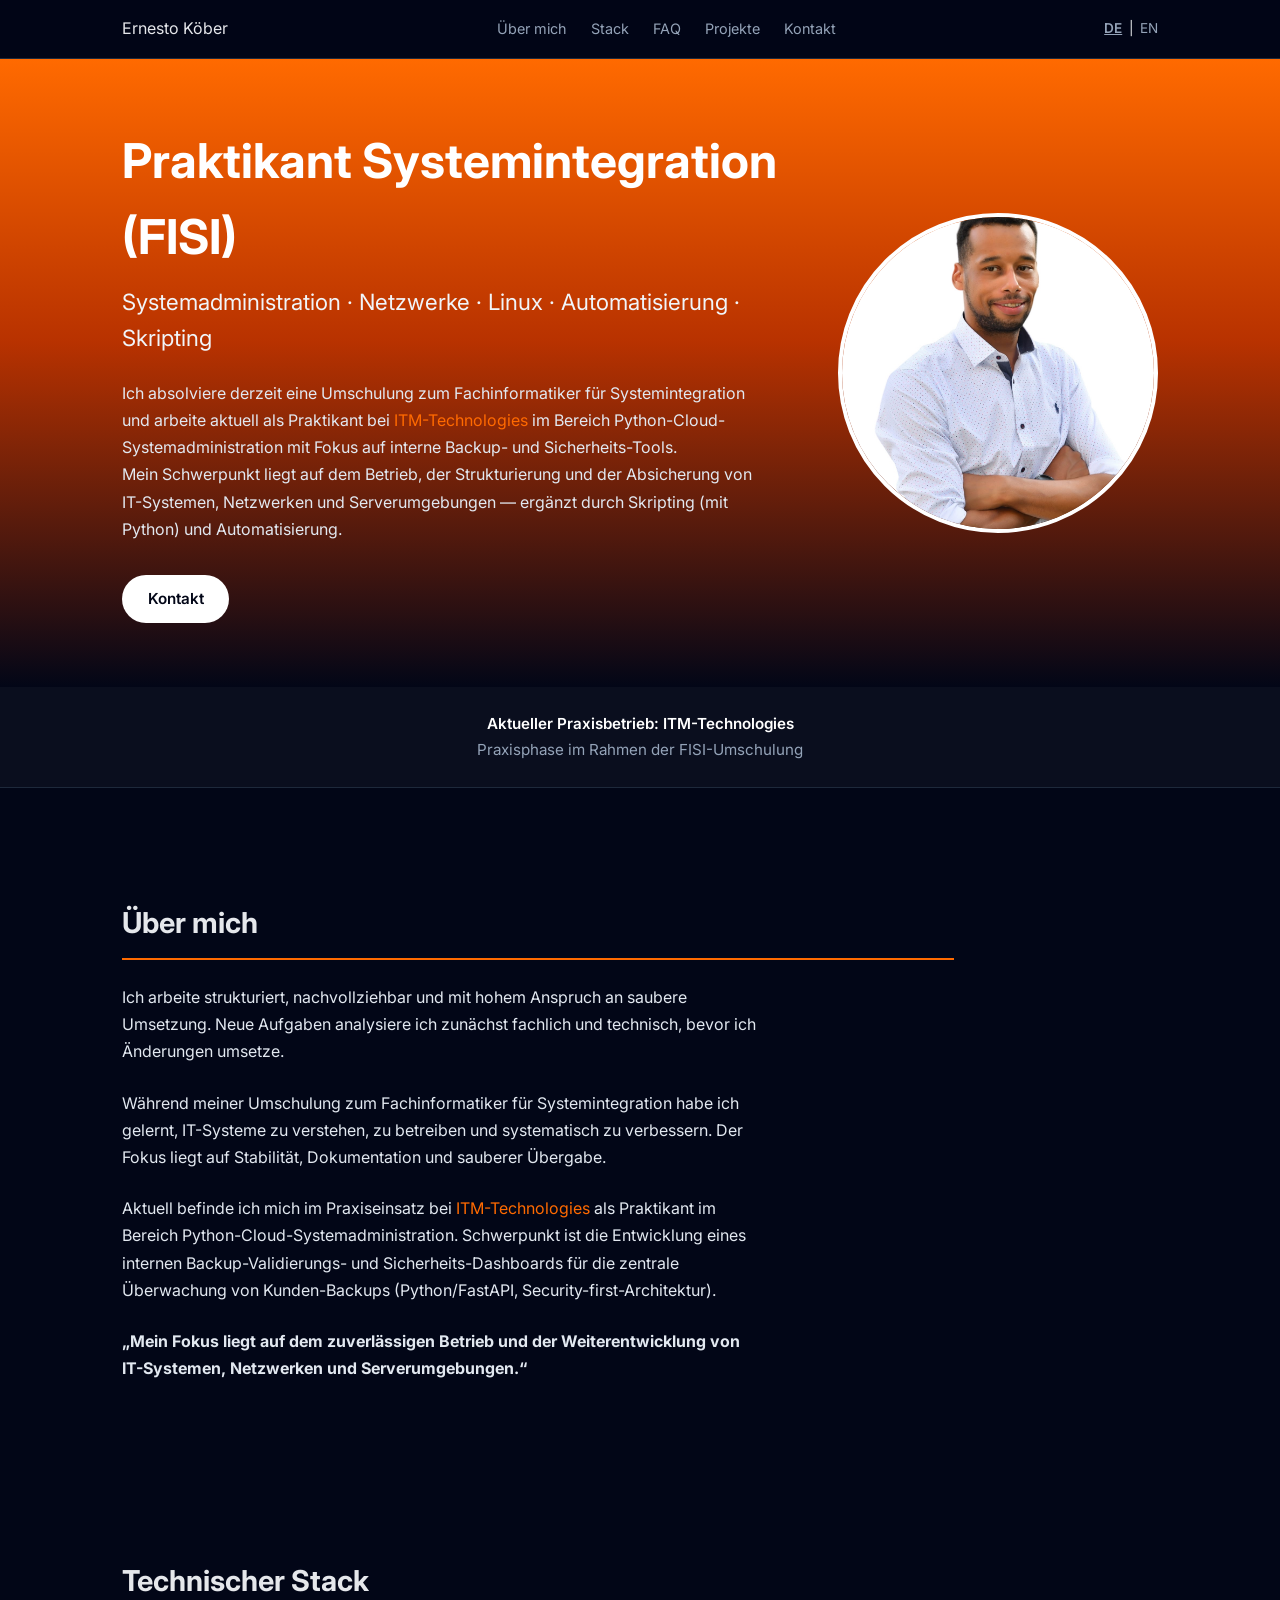
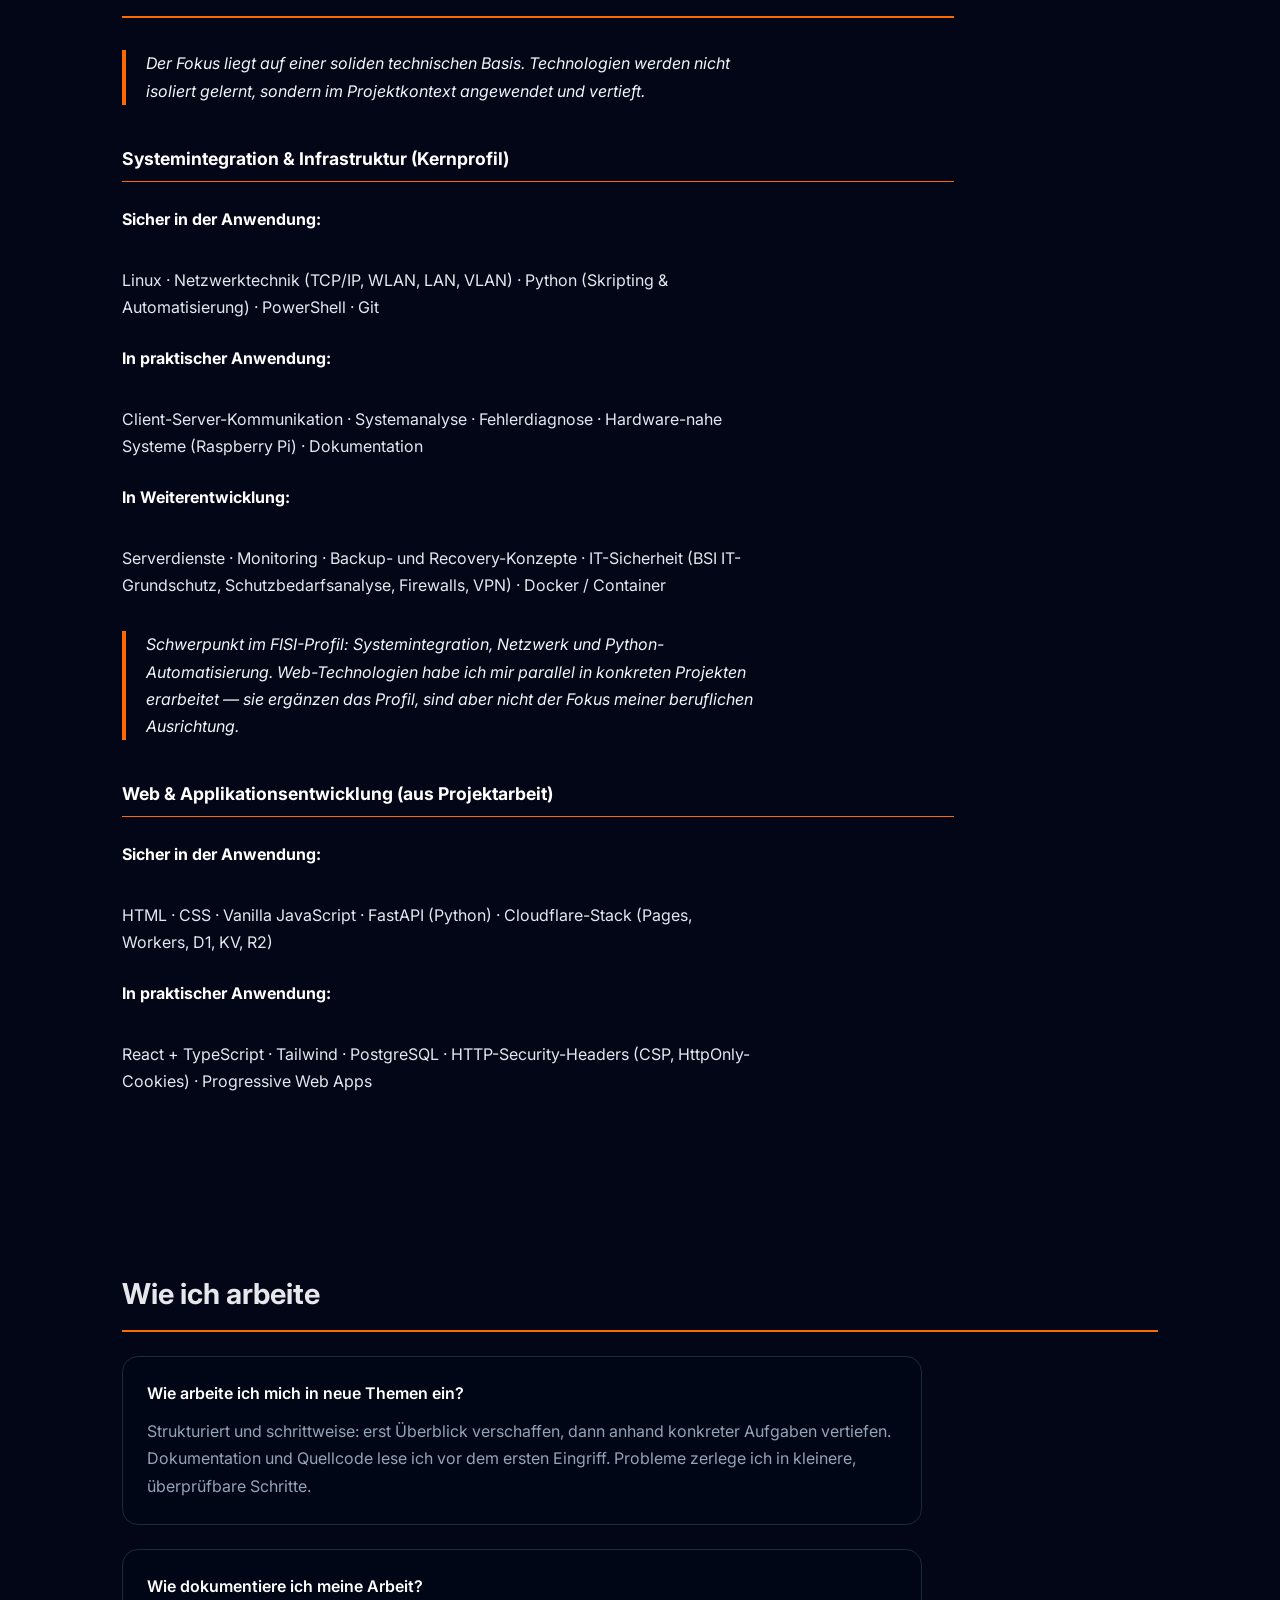
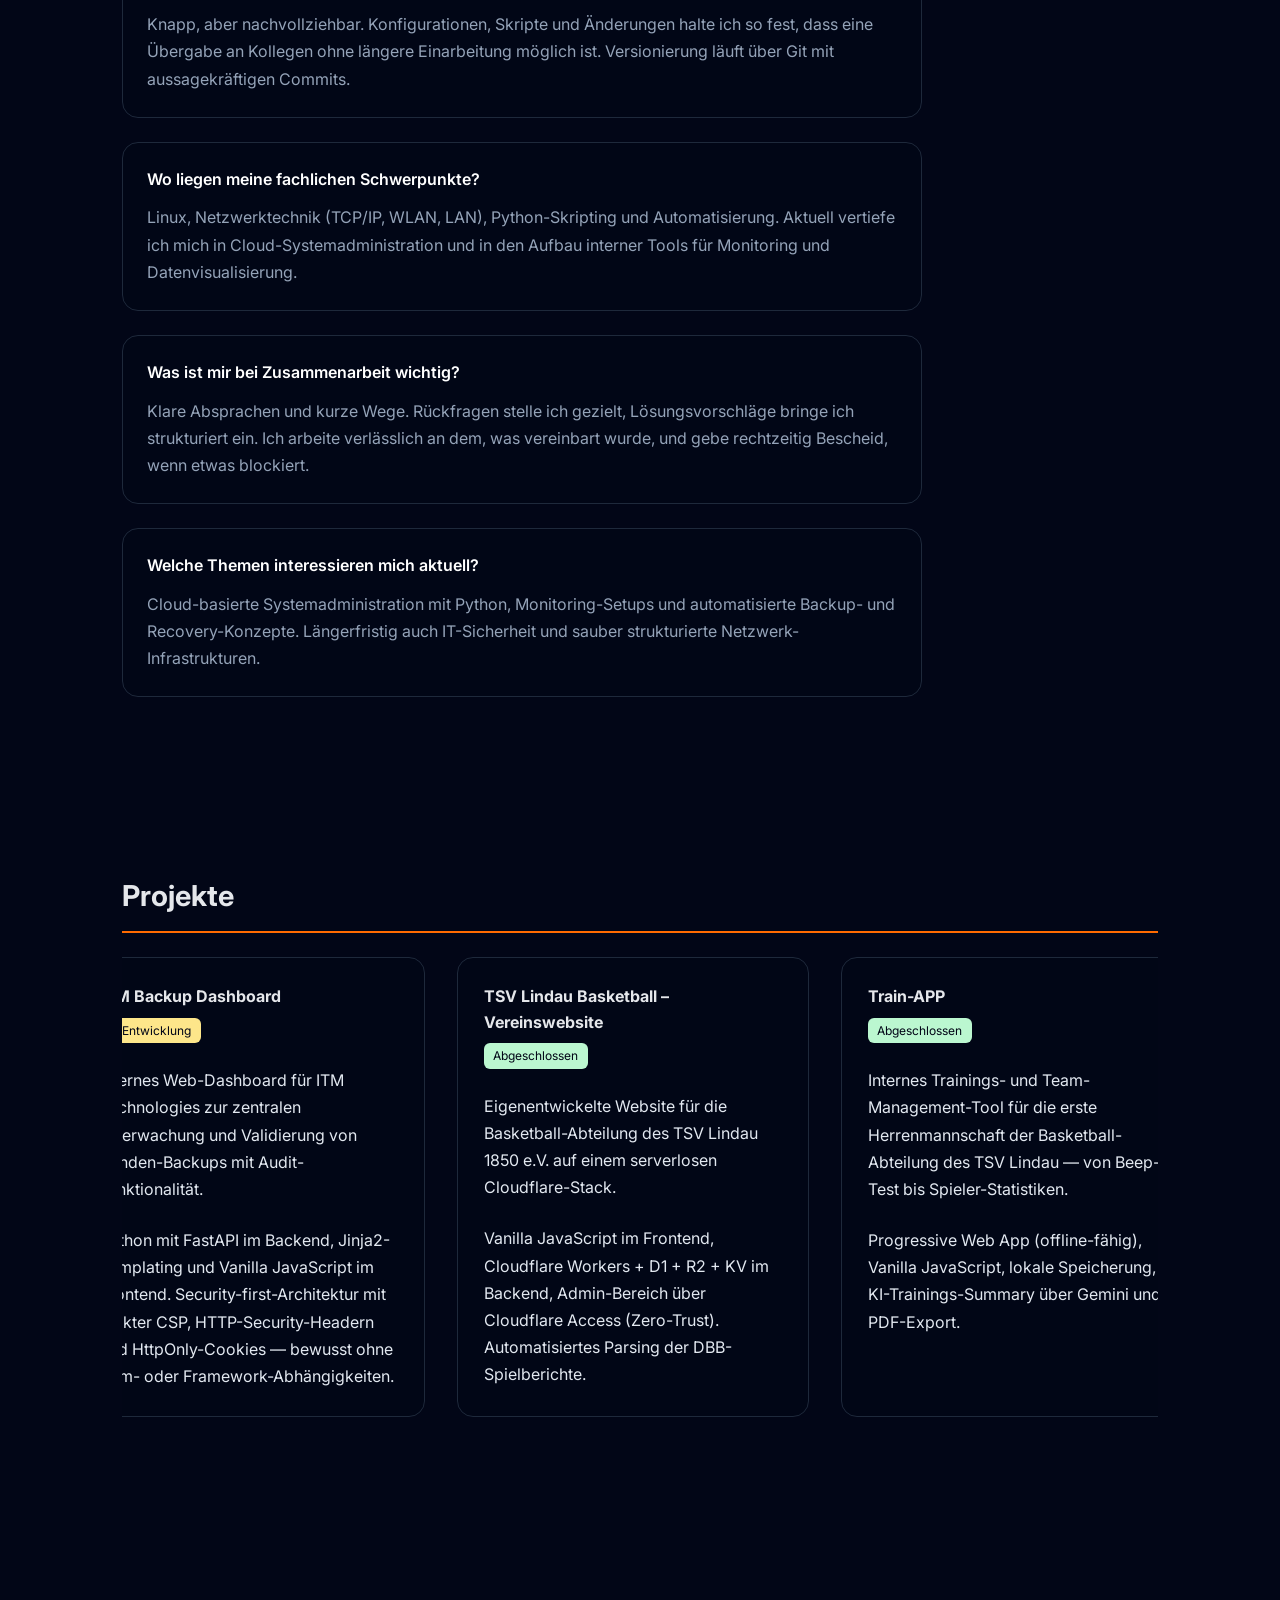
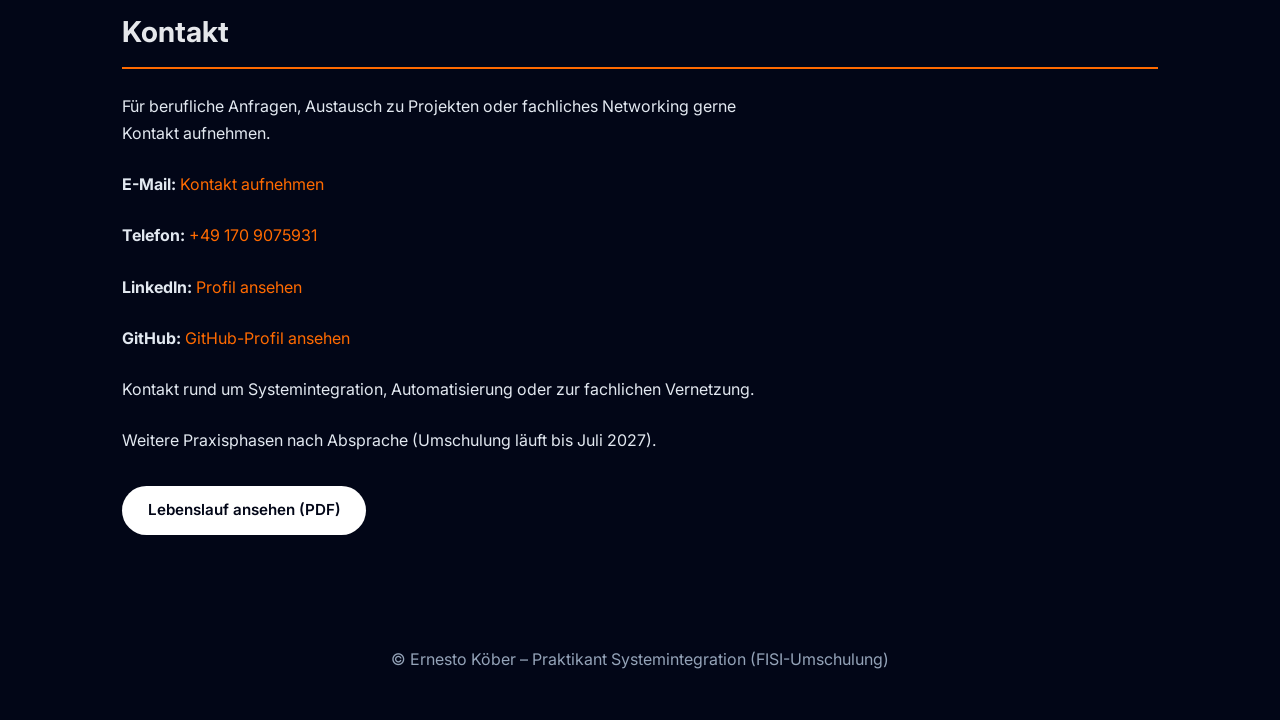
<file: index.html>
<!DOCTYPE html>
    <html lang="de">
    <head>
        <meta charset="UTF-8" />
        <meta name="viewport" content="width=device-width, initial-scale=1.0" />
        <title>Ernesto Köber</title>
        <link rel="preconnect" href="https://fonts.googleapis.com" />
        <link rel="preconnect" href="https://fonts.gstatic.com" crossorigin />
        <link href="https://fonts.googleapis.com/css2?family=Inter:wght@300;400;500;600;700&display=swap" rel="stylesheet"/>
        <link rel="stylesheet" href="landingpage.css" />
    </head>
    
    <body>

        <!-- ================= NAVIGATION ================= -->
        
        <nav class="top-nav">
            <div class="nav-container">
                <span class="nav-logo">Ernesto Köber</span>

            <!-- Desktop Navigation -->
                <ul class="nav-links">
                    <li><a href="index.html#about">Über mich</a></li>
                    <li><a href="index.html#stack">Stack</a></li>
                    <li><a href="index.html#faq">FAQ</a></li>
                    <li><a href="index.html#projekte">Projekte</a></li>
                    <li><a href="index.html#kontakt">Kontakt</a></li>
                </ul>
            
                <div class="lang-switch lang-switch-desktop">
                    <a href="index.html" class="active">DE</a>
                    <span>|</span>
                    <a href="index-en.html">EN</a>
                </div>

            <!-- Mobile Toggle -->
                <button class="nav-toggle" aria-label="Menü öffnen">
                    <span></span>
                    <span></span>
                    <span></span>
                </button>
            </div>

            <!-- Mobile Menu -->
            <div class="mobile-nav">
                <a href="index.html#about">Über mich</a>
                <a href="index.html#stack">Stack</a>
                <a href="index.html#faq">FAQ</a>
                <a href="index.html#projekte">Projekte</a>
                <a href="index.html#kontakt">Kontakt</a>
            
                <div class="lang-switch lang-switch-mobile">
                <a href="index.html" class="active">DE</a>
                <span>|</span>
                <a href="index-en.html">EN</a>
                </div>
            
            </div>
        </nav>

        <!-- ================= HERO ================= -->
        
        <header class="hero">
            <div class="hero-inner">
                <div class="hero-content">

                    <div class="hero-text">
                        <h1>Praktikant Systemintegration (FISI) </h1>

                        <h2>Systemadministration · Netzwerke · Linux · Automatisierung · Skripting</h2>

                        <p>
                            Ich absolviere derzeit eine Umschulung zum Fachinformatiker für
                            Systemintegration und arbeite aktuell als Praktikant bei
                            <a href="https://itm-technologies.de" target="_blank" rel="noopener">ITM-Technologies</a>
                            im Bereich Python-Cloud-Systemadministration mit Fokus auf
                            interne Backup- und Sicherheits-Tools.<br />
                            Mein Schwerpunkt liegt auf dem Betrieb, der Strukturierung und der
                            Absicherung von IT-Systemen, Netzwerken und Serverumgebungen — ergänzt
                            durch Skripting (mit Python) und Automatisierung.
                        </p>

                        <a href="#kontakt" class="btn-primary">Kontakt</a>
                    </div>

                    <img
                        src="Profilbild.jpg"
                        alt="Profilbild Ernesto Köber"
                        class="profile-image"
                    />

                </div>
            </div>
        </header>

        
        <!-- ================= VERFÜGBARKEIT ================= -->
        
        <section class="availability">
            <div class="container availability-box">
                <p>
                    <strong>Aktueller Praxisbetrieb: ITM-Technologies</strong><br />
                    Praxisphase im Rahmen der FISI-Umschulung
                </p>
            </div>
        </section>
        
        <!-- ================= MAIN ================= -->
        
        <main>

            <section id="about">
                <div class="container">
                    <div class="section-content">
                    <h3>Über mich</h3>
                        <p>
                            Ich arbeite strukturiert, nachvollziehbar und mit hohem Anspruch an
                            saubere Umsetzung. Neue Aufgaben analysiere ich zunächst fachlich und
                            technisch, bevor ich Änderungen umsetze.
                        </p>
                        <p>
                            Während meiner Umschulung zum Fachinformatiker für Systemintegration
                            habe ich gelernt, IT-Systeme zu verstehen, zu betreiben und systematisch
                            zu verbessern. Der Fokus liegt auf Stabilität, Dokumentation und sauberer
                            Übergabe.
                        </p>
                        <p>
                            Aktuell befinde ich mich im Praxiseinsatz bei
                            <a href="https://itm-technologies.de" target="_blank" rel="noopener">ITM-Technologies</a>
                            als Praktikant im Bereich Python-Cloud-Systemadministration. Schwerpunkt
                            ist die Entwicklung eines internen Backup-Validierungs- und
                            Sicherheits-Dashboards für die zentrale Überwachung von Kunden-Backups
                            (Python/FastAPI, Security-first-Architektur).
                        </p>
                        <p>
                            <strong> „Mein Fokus liegt auf dem zuverlässigen Betrieb und der Weiterentwicklung
                                von IT-Systemen, Netzwerken und Serverumgebungen.“</strong>
                        </p>
                    </div>
                </div>
            </section>

            <section id="stack">
                <div class="container">
                    <div class="section-content">
                    <h3>Technischer Stack</h3>
                        <div class="stack-block">
                            <p class="highlight-quote">
                                Der Fokus liegt auf einer soliden technischen Basis. Technologien werden
                                nicht isoliert gelernt, sondern im Projektkontext angewendet und
                                vertieft.
                            </p>
                        </div>

                        <div class="stack-group">
                            <h4 class="stack-group-title">Systemintegration & Infrastruktur (Kernprofil)</h4>

                            <div class="stack-block">
                                <p>
                                    <strong>Sicher in der Anwendung:</strong><br />
                                    Linux · Netzwerktechnik (TCP/IP, WLAN, LAN, VLAN) ·
                                    Python (Skripting & Automatisierung) · PowerShell · Git
                                </p>
                            </div>

                            <div class="stack-block">
                                <p>
                                    <strong>In praktischer Anwendung:</strong><br />
                                    Client-Server-Kommunikation · Systemanalyse · Fehlerdiagnose ·
                                    Hardware-nahe Systeme (Raspberry Pi) · Dokumentation
                                </p>
                            </div>

                            <div class="stack-block">
                                <p>
                                    <strong>In Weiterentwicklung:</strong><br />
                                    Serverdienste · Monitoring · Backup- und Recovery-Konzepte ·
                                    IT-Sicherheit (BSI IT-Grundschutz, Schutzbedarfsanalyse,
                                    Firewalls, VPN) · Docker / Container
                                </p>
                            </div>
                        </div>

                        <div class="stack-block">
                            <p class="highlight-quote">
                                Schwerpunkt im FISI-Profil: Systemintegration, Netzwerk und
                                Python-Automatisierung. Web-Technologien habe ich mir parallel in
                                konkreten Projekten erarbeitet — sie ergänzen das Profil, sind aber
                                nicht der Fokus meiner beruflichen Ausrichtung.
                            </p>
                        </div>

                        <div class="stack-group">
                            <h4 class="stack-group-title">Web & Applikationsentwicklung (aus Projektarbeit)</h4>

                            <div class="stack-block">
                                <p>
                                    <strong>Sicher in der Anwendung:</strong><br />
                                    HTML · CSS · Vanilla JavaScript · FastAPI (Python) ·
                                    Cloudflare-Stack (Pages, Workers, D1, KV, R2)
                                </p>
                            </div>

                            <div class="stack-block">
                                <p>
                                    <strong>In praktischer Anwendung:</strong><br />
                                    React + TypeScript · Tailwind · PostgreSQL ·
                                    HTTP-Security-Headers (CSP, HttpOnly-Cookies) ·
                                    Progressive Web Apps
                                </p>
                            </div>
                        </div>
                    </div>
                </div>
            </section>

            <!-- ================= MINI FAQ ================= -->
            
            <section id="faq">
                <div class="container">
                <h3>Wie ich arbeite</h3>

                    <div class="faq-list">
                        <div class="faq-item">
                            <h4>Wie arbeite ich mich in neue Themen ein?</h4>
                            <p>
                                Strukturiert und schrittweise: erst Überblick verschaffen,
                                dann anhand konkreter Aufgaben vertiefen. Dokumentation und
                                Quellcode lese ich vor dem ersten Eingriff. Probleme zerlege
                                ich in kleinere, überprüfbare Schritte.
                            </p>
                        </div>

                        <div class="faq-item">
                            <h4>Wie dokumentiere ich meine Arbeit?</h4>
                            <p>
                                Knapp, aber nachvollziehbar. Konfigurationen, Skripte und
                                Änderungen halte ich so fest, dass eine Übergabe an Kollegen
                                ohne längere Einarbeitung möglich ist. Versionierung läuft
                                über Git mit aussagekräftigen Commits.
                            </p>
                        </div>

                        <div class="faq-item">
                            <h4>Wo liegen meine fachlichen Schwerpunkte?</h4>
                            <p>
                                Linux, Netzwerktechnik (TCP/IP, WLAN, LAN), Python-Skripting
                                und Automatisierung. Aktuell vertiefe ich mich in
                                Cloud-Systemadministration und in den Aufbau interner Tools
                                für Monitoring und Datenvisualisierung.
                            </p>
                        </div>

                        <div class="faq-item">
                            <h4>Was ist mir bei Zusammenarbeit wichtig?</h4>
                            <p>
                                Klare Absprachen und kurze Wege. Rückfragen stelle ich
                                gezielt, Lösungsvorschläge bringe ich strukturiert ein.
                                Ich arbeite verlässlich an dem, was vereinbart wurde, und
                                gebe rechtzeitig Bescheid, wenn etwas blockiert.
                            </p>
                        </div>

                        <div class="faq-item">
                            <h4>Welche Themen interessieren mich aktuell?</h4>
                            <p>
                                Cloud-basierte Systemadministration mit Python,
                                Monitoring-Setups und automatisierte Backup- und
                                Recovery-Konzepte. Längerfristig auch IT-Sicherheit und
                                sauber strukturierte Netzwerk-Infrastrukturen.
                            </p>
                        </div>
                    </div>
                </div>
            </section>

            <!-- ================= PROJEKTE ================= -->
            
            <section id="projekte">
                <div class="container">
                <h3>Projekte</h3>

                    <div class="projects-scroll">

                        <a href="itm-dashboard.html" class="project-card project-link">
                            <h4>ITM Backup Dashboard</h4>
                            <span class="project-status status-dev">In Entwicklung</span>
                            <p>
                                Internes Web-Dashboard für ITM Technologies zur zentralen
                                Überwachung und Validierung von Kunden-Backups mit
                                Audit-Funktionalität.
                            </p>
                            <p>
                                Python mit FastAPI im Backend, Jinja2-Templating und
                                Vanilla JavaScript im Frontend. Security-first-Architektur
                                mit strikter CSP, HTTP-Security-Headern und HttpOnly-Cookies
                                — bewusst ohne npm- oder Framework-Abhängigkeiten.
                            </p>
                        </a>

                        <a href="vereinswebsite.html" class="project-card project-link">
                            <h4>TSV Lindau Basketball – Vereinswebsite</h4>
                            <span class="project-status status-done">Abgeschlossen</span>
                            <p>
                                Eigenentwickelte Website für die Basketball-Abteilung des
                                TSV Lindau 1850 e.V. auf einem serverlosen Cloudflare-Stack.
                            </p>
                            <p>
                                Vanilla JavaScript im Frontend, Cloudflare Workers + D1 + R2
                                + KV im Backend, Admin-Bereich über Cloudflare Access
                                (Zero-Trust). Automatisiertes Parsing der DBB-Spielberichte.
                            </p>
                        </a>

                        <a href="train-app.html" class="project-card project-link">
                            <h4>Train-APP</h4>
                            <span class="project-status status-done">Abgeschlossen</span>
                            <p>
                                Internes Trainings- und Team-Management-Tool für die erste
                                Herrenmannschaft der Basketball-Abteilung des TSV Lindau —
                                von Beep-Test bis Spieler-Statistiken.
                            </p>
                            <p>
                                Progressive Web App (offline-fähig), Vanilla JavaScript,
                                lokale Speicherung, KI-Trainings-Summary über Gemini und
                                PDF-Export.
                            </p>
                        </a>

                        <a href="paarkurs.html" class="project-card project-link">
                            <h4>PaarKurs</h4>
                            <span class="project-status status-done">Abgeschlossen</span>
                            <p>
                                Privat genutzte Finanz-Management-App für Paare zur
                                gemeinsamen Erfassung von Ausgaben, Belegen und
                                Sparpotentialen.
                            </p>
                            <p>
                                React 18 + TypeScript + Vite + Tailwind im Frontend
                                (Cloudflare Pages), FastAPI mit async SQLAlchemy im
                                Backend (Railway) auf PostgreSQL und Redis. KI-basierter
                                Beleg-Scan über Gemini Vision mit Tesseract-Fallback,
                                Offline-Modus via IndexedDB.
                            </p>
                        </a>

                        <a href="studio02.html" class="project-card project-link">
                            <h4>Studio02 – Praktikum</h4>
                            <span class="project-status status-done">Abgeschlossen</span>
                            <p>
                                Praktikum im Bereich Softwareentwicklung mit Fokus auf Python und
                                Client-Server-Kommunikation.
                            </p>
                            <p>
                                Bluetooth-basierte Client-Server-Kommunikation zwischen App und Raspberry
                                mit Fokus auf Netzwerkverbindungen, Systemkonfiguration und stabiler
                                Datenübertragung.
                            </p>
                        </a>

                        <a href="https://www.thaihouse-restaurant.com/" target="_blank" rel="noopener" class="project-card project-link">
                            <h4>Thai House Lindau</h4>
                            <span class="project-status status-done">Live</span>
                            <p>
                                Überarbeitung der bestehenden Webseite des Thai House
                                Restaurants in Lindau auf Basis eines Wix-Templates.
                            </p>
                            <p>
                                Schwerpunkt auf klarer Informationsstruktur, modernem
                                Layout und besserer Darstellung von Speisekarte und
                                Kontaktinformationen.
                            </p>
                        </a>

                        <div class="project-card project-disabled">
                            <h4>KroniqIQ</h4>
                            <span class="project-status status-concept">Idee & Konzeption</span>
                            <p>
                                Konzeption einer skalierbaren Mitarbeiterverwaltungsplattform
                                mit Fokus auf Rollenmodelle, Zugriffsrechte und datenbasierte
                                Auswertungen.
                            </p>
                            <p>
                                Schwerpunkt lag auf Anforderungsanalyse, Systemstruktur und
                                der Vorbereitung einer späteren technischen Umsetzung.
                            </p>
                        </div>

                        <div class="project-card project-disabled">
                            <h4>Landingpage Getränke Haußmann</h4>
                            <span class="project-status status-concept">Konzept</span>
                            <p>
                                Konzept einer Landingpage für einen lokalen Getränkevertrieb
                                (Wangen i. A.) mit Fokus auf klarer Informationsstruktur und
                                einfacher Navigation.
                            </p>
                            <p>
                                Erste Umsetzung mit semantischem HTML, CSS und minimalem
                                JavaScript als Vorlage für eine spätere Produktivversion.
                            </p>
                        </div>

                    </div>
                </div>
            </section>

            <section id="kontakt">
                <div class="container">
                <h3>Kontakt</h3>
                        <p>
                            Für berufliche Anfragen, Austausch zu Projekten oder fachliches
                            Networking gerne Kontakt aufnehmen.
                        </p>

                        <section class="contact">
                            <p>
                                <strong>E-Mail:</strong>
                                <a href="mailto:ekoeber@protonmail.com">Kontakt aufnehmen</a>
                            </p>

                            <p>
                                <strong>Telefon:</strong>
                                <a href="tel:+491709075931">+49 170 9075931</a>
                            </p>

                            <p>
                                <strong>LinkedIn:</strong>
                                <a href="https://www.linkedin.com/in/ernesto-k%C3%B6ber-878115362/" target="_blank" rel="noopener">
                                Profil ansehen
                                </a>
                            </p>

                            <p>
                                <strong>GitHub:</strong>
                                <a href="https://github.com/Ernestokoeber" target="_blank" rel="noopener">
                                GitHub-Profil ansehen
                                </a>
                            </p>
                            </section>

                        <p class="contact-cta">Kontakt rund um Systemintegration, Automatisierung oder zur fachlichen Vernetzung.</p>

                        <p>Weitere Praxisphasen nach Absprache (Umschulung läuft bis Juli 2027).</p>

                    <div class="contact-actions">
                        <a href="Lebenslauf.pdf" target="_blank" rel="noopener" class="btn-primary">
                        Lebenslauf ansehen (PDF)</a>
                    </div>
                </div>
            </section>

        </main>

        <footer class="footer">
            © Ernesto Köber – Praktikant Systemintegration (FISI-Umschulung)
        </footer>

        <script src="drag-scroll.js"></script>
        <script src="auto-slide.js"></script>
        <script src="mobile-nav.js"></script>
    </body>
</html>
</file>
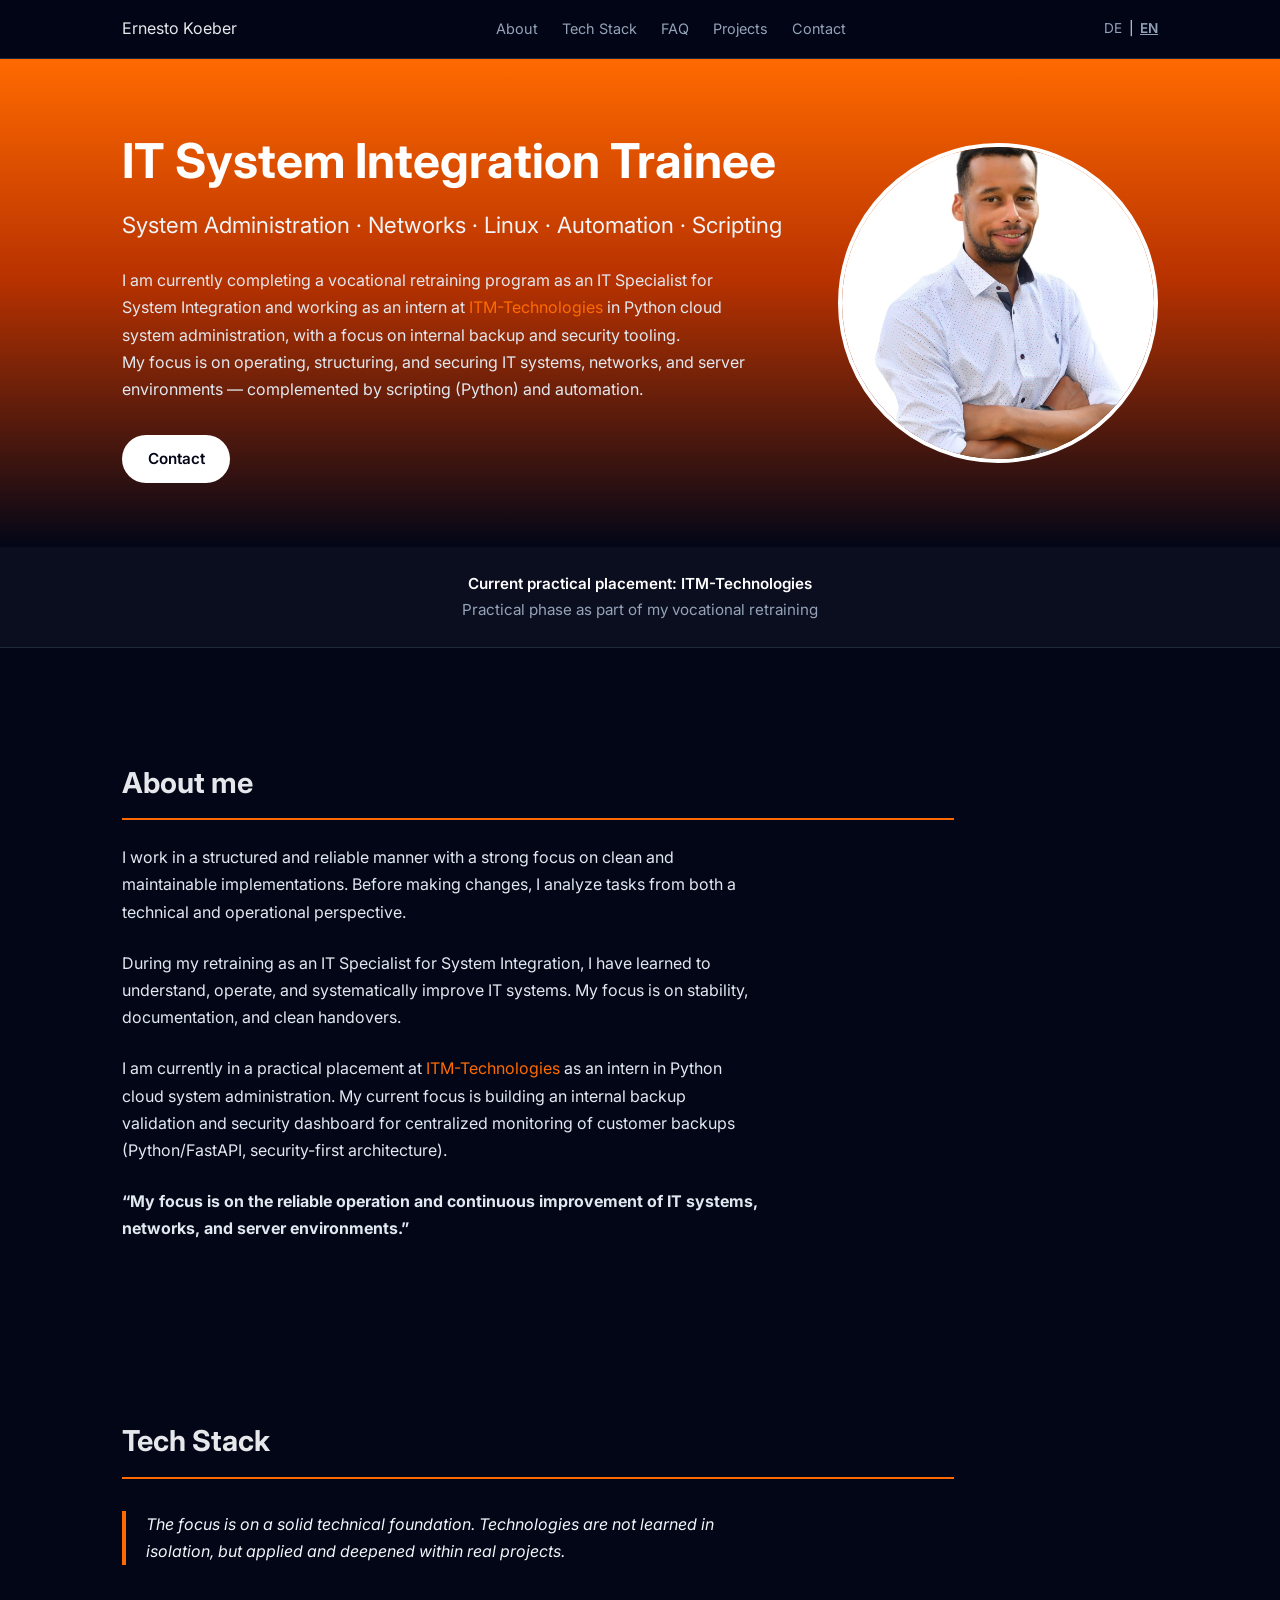
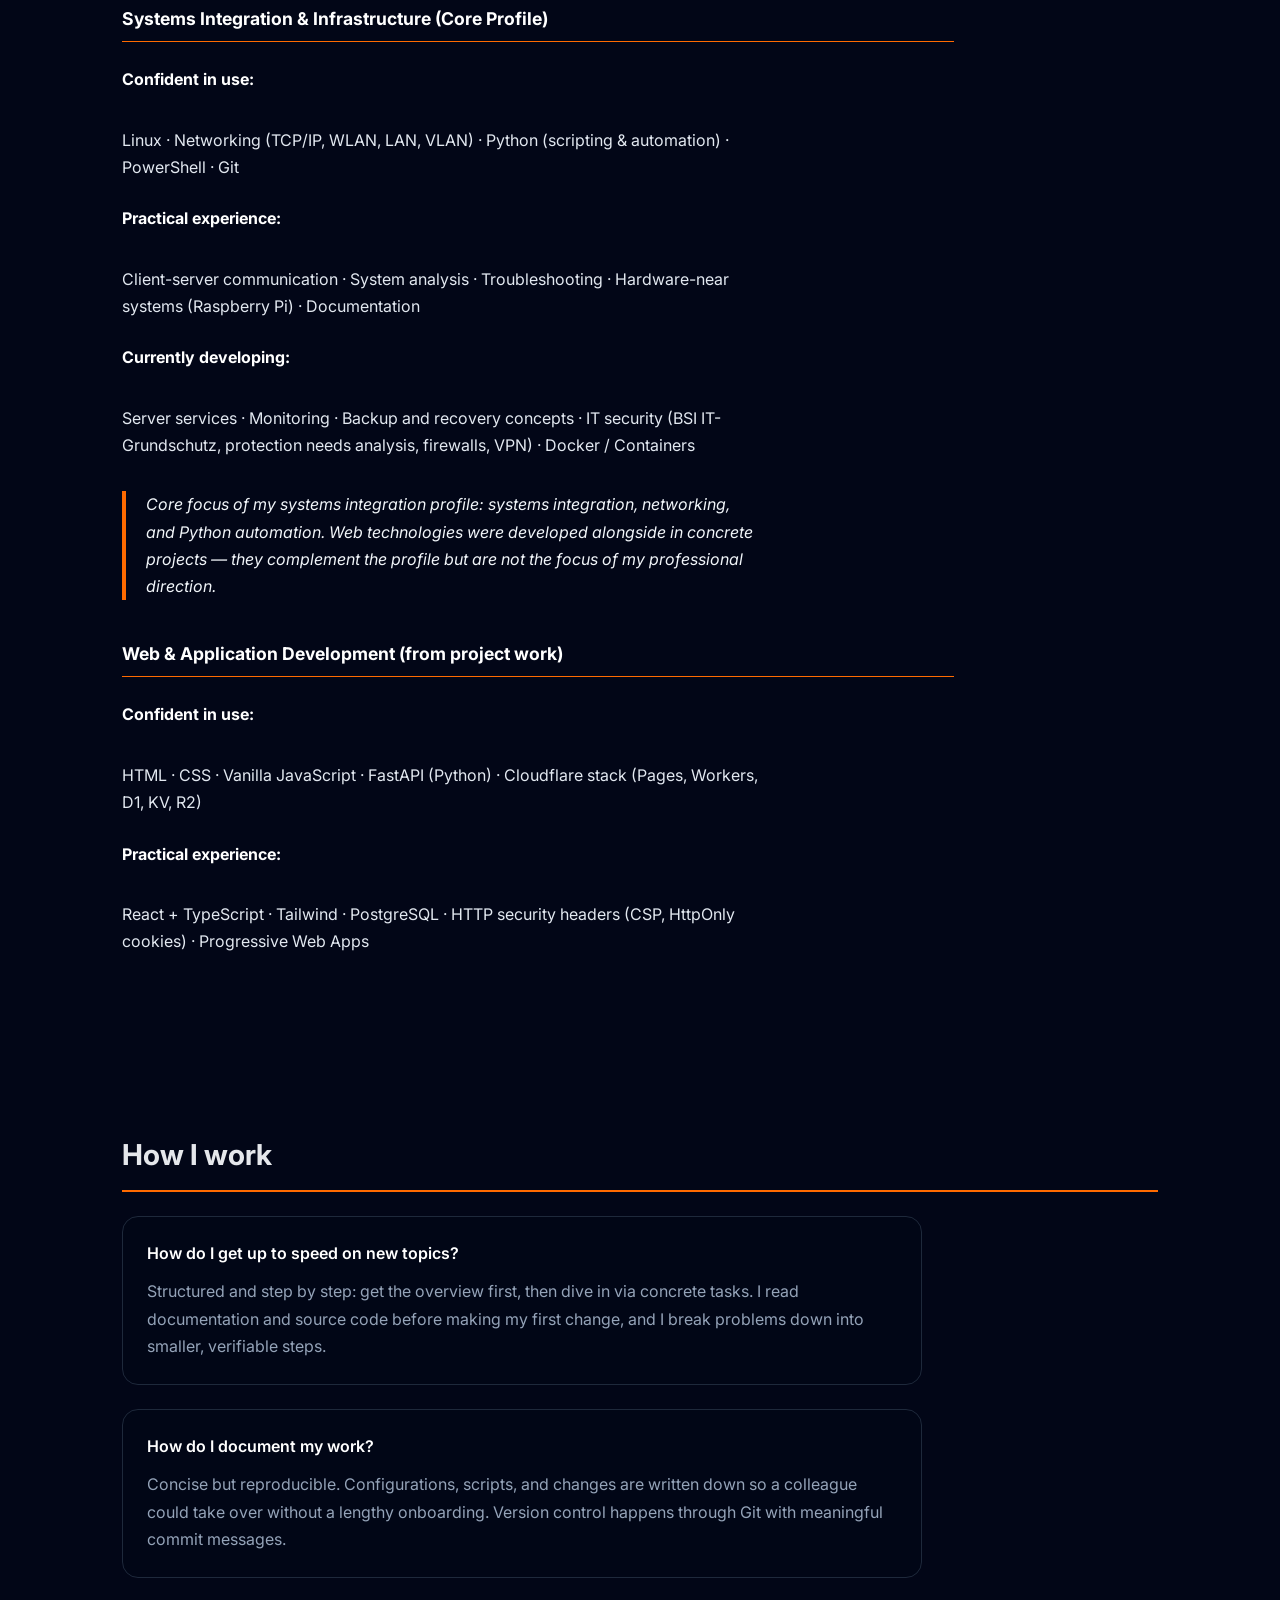
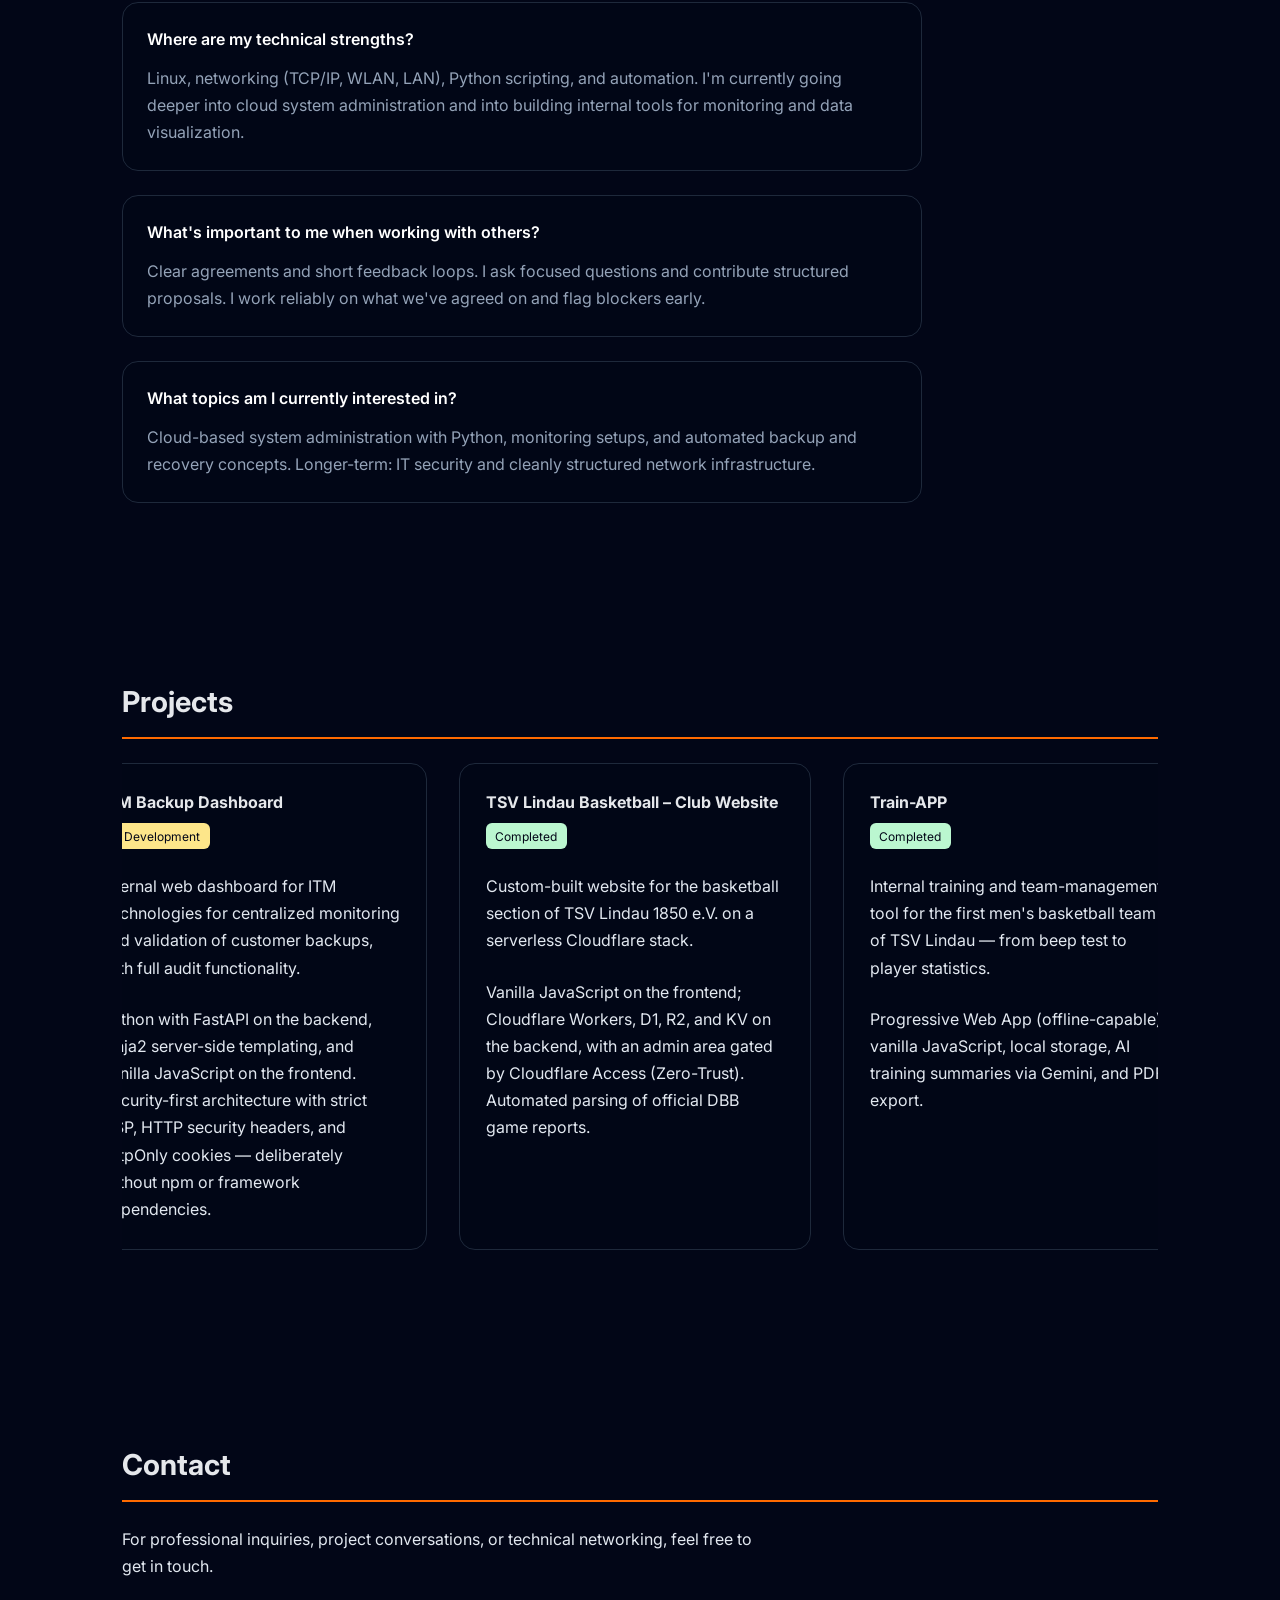
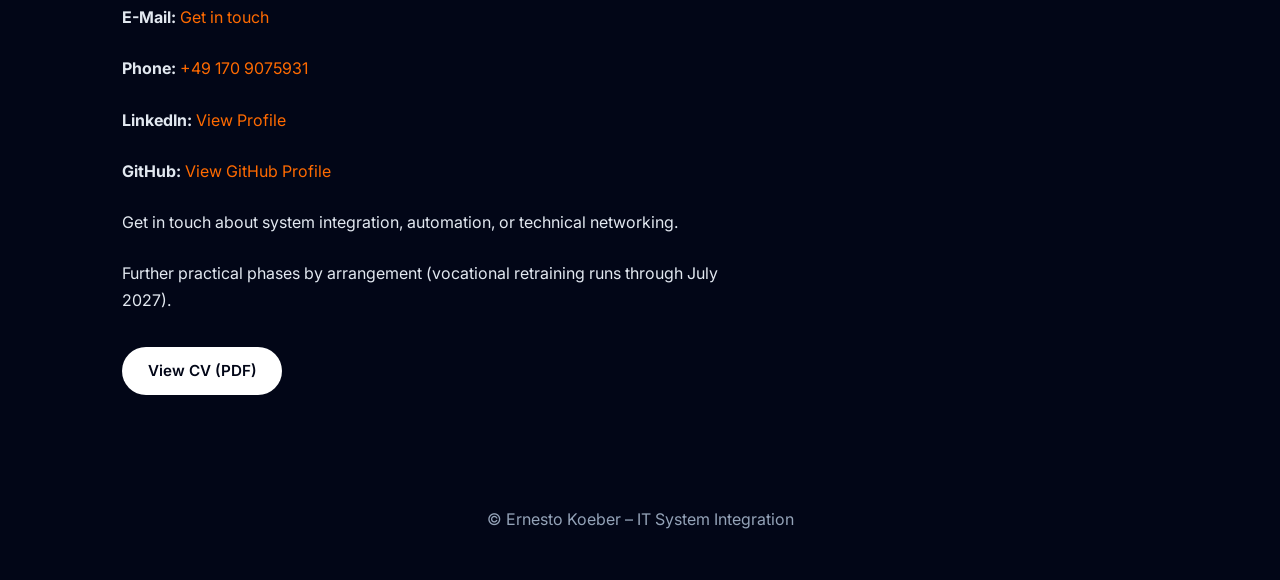
<file: index-en.html>
<!DOCTYPE html>
    <html lang="en">
    <head>
        <meta charset="UTF-8" />
        <meta name="viewport" content="width=device-width, initial-scale=1.0" />
        <title>Ernesto Koeber</title>
        <meta name="description" content="IT System Integration trainee with a focus on Linux, networking, automation, and structured IT operations. Available for defined practical training phases." />
        <link rel="preconnect" href="https://fonts.googleapis.com" />
        <link rel="preconnect" href="https://fonts.gstatic.com" crossorigin />
        <link href="https://fonts.googleapis.com/css2?family=Inter:wght@300;400;500;600;700&display=swap" rel="stylesheet"/>
        <link rel="stylesheet" href="landingpage.css" />
    </head>
    
    <body>

        <!-- ================= NAVIGATION ================= -->
        
        <nav class="top-nav">
            <div class="nav-container">
                <span class="nav-logo">Ernesto Koeber</span>

            <!-- Desktop Navigation -->
                <ul class="nav-links">
                    <li><a href="index-en.html#about">About</a></li>
                    <li><a href="index-en.html#stack">Tech Stack</a></li>
                    <li><a href="index-en.html#faq">FAQ</a></li>
                    <li><a href="index-en.html#projects">Projects</a></li>
                    <li><a href="index-en.html#contact">Contact</a></li>
                </ul>

                <div class="lang-switch lang-switch lang-switch-desktop">
                    <a href="index.html">DE</a>
                    <span>|</span>
                    <a href="index-en.html" class="active">EN</a>
                </div>

            <!-- Mobile Toggle -->
                <button class="nav-toggle" aria-label="Open Menu">
                    <span></span>
                    <span></span>
                    <span></span>
                </button>
            </div>

            <!-- Mobile Menu -->
            <div class="mobile-nav">
                <a href="index-en.html#about">About</a>
                <a href="index-en.html#stack">Tech Stack</a>
                <a href="index-en.html#faq">FAQ</a>
                <a href="index-en.html#projects">Projects</a>
                <a href="index-en.html#contact">Contact</a>
            
                <div class="lang-switch lang-switch-mobile">
                    <a href="index.html">DE</a>
                    <span>|</span>
                    <a href="index-en.html" class="active">EN</a>
                </div>
            
            </div>
        </nav>

        <!-- ================= HERO ================= -->
        
        <header class="hero">
            <div class="hero-inner">
                <div class="hero-content">

                    <div class="hero-text">
                        <h1>IT System Integration Trainee</h1>

                        <h2>System Administration · Networks · Linux · Automation · Scripting</h2>

                        <p>
                            I am currently completing a vocational retraining program as an
                            IT Specialist for System Integration and working as an intern at
                            <a href="https://itm-technologies.de" target="_blank" rel="noopener">ITM-Technologies</a>
                            in Python cloud system administration, with a focus on internal
                            backup and security tooling.<br />
                            My focus is on operating, structuring, and securing IT systems,
                            networks, and server environments — complemented by scripting
                            (Python) and automation.
                        </p>

                        <a href="#contact" class="btn-primary">Contact</a>
                    </div>

                    <img
                        src="Profilbild.jpg"
                        alt="Profilbild Ernesto Köber"
                        class="profile-image"
                    />

                </div>
            </div>
        </header>

        
        <!-- ================= VERFÜGBARKEIT ================= -->
        
        <section class="availability">
            <div class="container availability-box">
                <p>
                    <strong>Current practical placement: ITM-Technologies</strong><br />
                    Practical phase as part of my vocational retraining
                </p>
            </div>
        </section>
        
        <!-- ================= MAIN ================= -->
        
        <main>

            <section id="about">
                <div class="container">
                    <div class="section-content">
                    <h3>About me</h3>
                        <p>
                            I work in a structured and reliable manner with a strong focus on
                            clean and maintainable implementations. Before making changes,
                            I analyze tasks from both a technical and operational perspective.
                        </p>
                        <p>
                            During my retraining as an IT Specialist for System Integration,
                            I have learned to understand, operate, and systematically improve
                            IT systems. My focus is on stability, documentation, and clean handovers.
                        </p>
                        <p>
                            I am currently in a practical placement at
                            <a href="https://itm-technologies.de" target="_blank" rel="noopener">ITM-Technologies</a>
                            as an intern in Python cloud system administration. My current focus
                            is building an internal backup validation and security dashboard for
                            centralized monitoring of customer backups (Python/FastAPI,
                            security-first architecture).
                        </p>
                        <p>
                            <strong>“My focus is on the reliable operation and continuous improvement
                                    of IT systems, networks, and server environments.”
                            </strong>
                        </p>
                    </div>
                </div>
            </section>

            <section id="stack">
                <div class="container">
                    <div class="section-content">
                    <h3>Tech Stack</h3>
                        <div class="stack-block">
                            <p class="highlight-quote">
                                The focus is on a solid technical foundation. Technologies are not
                                learned in isolation, but applied and deepened within real projects.
                            </p>
                        </div>

                        <div class="stack-group">
                            <h4 class="stack-group-title">Systems Integration & Infrastructure (Core Profile)</h4>

                            <div class="stack-block">
                                <p>
                                    <strong>Confident in use:</strong><br />
                                    Linux · Networking (TCP/IP, WLAN, LAN, VLAN) ·
                                    Python (scripting & automation) · PowerShell · Git
                                </p>
                            </div>

                            <div class="stack-block">
                                <p>
                                    <strong>Practical experience:</strong><br />
                                    Client-server communication · System analysis · Troubleshooting ·
                                    Hardware-near systems (Raspberry Pi) · Documentation
                                </p>
                            </div>

                            <div class="stack-block">
                                <p>
                                    <strong>Currently developing:</strong><br />
                                    Server services · Monitoring · Backup and recovery concepts ·
                                    IT security (BSI IT-Grundschutz, protection needs analysis,
                                    firewalls, VPN) · Docker / Containers
                                </p>
                            </div>
                        </div>

                        <div class="stack-block">
                            <p class="highlight-quote">
                                Core focus of my systems integration profile: systems integration,
                                networking, and Python automation. Web technologies were developed
                                alongside in concrete projects — they complement the profile but
                                are not the focus of my professional direction.
                            </p>
                        </div>

                        <div class="stack-group">
                            <h4 class="stack-group-title">Web & Application Development (from project work)</h4>

                            <div class="stack-block">
                                <p>
                                    <strong>Confident in use:</strong><br />
                                    HTML · CSS · Vanilla JavaScript · FastAPI (Python) ·
                                    Cloudflare stack (Pages, Workers, D1, KV, R2)
                                </p>
                            </div>

                            <div class="stack-block">
                                <p>
                                    <strong>Practical experience:</strong><br />
                                    React + TypeScript · Tailwind · PostgreSQL ·
                                    HTTP security headers (CSP, HttpOnly cookies) ·
                                    Progressive Web Apps
                                </p>
                            </div>
                        </div>
                    </div>
                </div>
            </section>

            <!-- ================= MINI FAQ ================= -->
            
            <section id="faq">
                <div class="container">
                <h3>How I work</h3>

                    <div class="faq-list">
                        <div class="faq-item">
                            <h4>How do I get up to speed on new topics?</h4>
                            <p>
                                Structured and step by step: get the overview first, then
                                dive in via concrete tasks. I read documentation and source
                                code before making my first change, and I break problems
                                down into smaller, verifiable steps.
                            </p>
                        </div>

                        <div class="faq-item">
                            <h4>How do I document my work?</h4>
                            <p>
                                Concise but reproducible. Configurations, scripts, and
                                changes are written down so a colleague could take over
                                without a lengthy onboarding. Version control happens
                                through Git with meaningful commit messages.
                            </p>
                        </div>

                        <div class="faq-item">
                            <h4>Where are my technical strengths?</h4>
                            <p>
                                Linux, networking (TCP/IP, WLAN, LAN), Python scripting,
                                and automation. I'm currently going deeper into cloud
                                system administration and into building internal tools for
                                monitoring and data visualization.
                            </p>
                        </div>

                        <div class="faq-item">
                            <h4>What's important to me when working with others?</h4>
                            <p>
                                Clear agreements and short feedback loops. I ask focused
                                questions and contribute structured proposals. I work
                                reliably on what we've agreed on and flag blockers early.
                            </p>
                        </div>

                        <div class="faq-item">
                            <h4>What topics am I currently interested in?</h4>
                            <p>
                                Cloud-based system administration with Python, monitoring
                                setups, and automated backup and recovery concepts.
                                Longer-term: IT security and cleanly structured network
                                infrastructure.
                            </p>
                        </div>
                    </div>
                </div>
            </section>

            <!-- ================= PROJECTS ================= -->

            <section id="projects">
                <div class="container">
                <h3>Projects</h3>
                    <div class="projects-scroll">

                        <a href="itm-dashboard-en.html" class="project-card project-link">
                            <h4>ITM Backup Dashboard</h4>
                            <span class="project-status status-dev">In Development</span>
                            <p>
                                Internal web dashboard for ITM Technologies for
                                centralized monitoring and validation of customer
                                backups, with full audit functionality.
                            </p>
                            <p>
                                Python with FastAPI on the backend, Jinja2 server-side
                                templating, and vanilla JavaScript on the frontend.
                                Security-first architecture with strict CSP, HTTP
                                security headers, and HttpOnly cookies — deliberately
                                without npm or framework dependencies.
                            </p>
                        </a>

                        <a href="vereinswebsite-en.html" class="project-card project-link">
                            <h4>TSV Lindau Basketball – Club Website</h4>
                            <span class="project-status status-done">Completed</span>
                            <p>
                                Custom-built website for the basketball section of
                                TSV Lindau 1850 e.V. on a serverless Cloudflare stack.
                            </p>
                            <p>
                                Vanilla JavaScript on the frontend; Cloudflare Workers, D1,
                                R2, and KV on the backend, with an admin area gated by
                                Cloudflare Access (Zero-Trust). Automated parsing of
                                official DBB game reports.
                            </p>
                        </a>

                        <a href="train-app-en.html" class="project-card project-link">
                            <h4>Train-APP</h4>
                            <span class="project-status status-done">Completed</span>
                            <p>
                                Internal training and team-management tool for the first
                                men's basketball team of TSV Lindau — from beep test to
                                player statistics.
                            </p>
                            <p>
                                Progressive Web App (offline-capable), vanilla JavaScript,
                                local storage, AI training summaries via Gemini, and
                                PDF export.
                            </p>
                        </a>

                        <a href="paarkurs-en.html" class="project-card project-link">
                            <h4>PaarKurs</h4>
                            <span class="project-status status-done">Completed</span>
                            <p>
                                Privately used finance-management app for couples — joint
                                expense tracking, receipt scanning, and identifying
                                savings potential.
                            </p>
                            <p>
                                React 18 + TypeScript + Vite + Tailwind on the frontend
                                (Cloudflare Pages), FastAPI with async SQLAlchemy on the
                                backend (Railway), backed by PostgreSQL and Redis.
                                AI-based receipt OCR via Gemini Vision with a Tesseract
                                fallback, offline mode via IndexedDB.
                            </p>
                        </a>

                        <a href="studio02-en.html" class="project-card project-link">
                            <h4>Studio02 – Internship</h4>
                            <span class="project-status status-done">Completed</span>
                            <p>
                                Internship in software development with a strong focus on
                                Python and client-server communication.
                            </p>
                            <p>
                                Bluetooth-based client-server communication between a mobile app
                                and Raspberry Pi, focusing on networking, system configuration,
                                and stable data transmission.
                            </p>
                        </a>

                        <a href="https://www.thaihouse-restaurant.com/" target="_blank" rel="noopener" class="project-card project-link">
                            <h4>Thai House Lindau</h4>
                            <span class="project-status status-done">Live</span>
                            <p>
                                Redesign of the existing website for Thai House restaurant
                                in Lindau, based on a Wix template.
                            </p>
                            <p>
                                Focus on clear information structure, a modern layout,
                                and better presentation of menu and contact details.
                            </p>
                        </a>

                        <div class="project-card project-disabled">
                            <h4>KroniqIQ</h4>
                            <span class="project-status status-concept">Concept & Planning</span>
                            <p>
                                Conceptual design of a scalable employee management platform
                                with a focus on role models, access control, and data-driven
                                evaluations.
                            </p>
                            <p>
                                Focus was on requirements analysis, system structure, and
                                preparation for a later technical implementation.
                            </p>
                        </div>

                        <div class="project-card project-disabled">
                            <h4>Getränke Haußmann Landing Page</h4>
                            <span class="project-status status-concept">Concept</span>
                            <p>
                                Concept landing page for a local beverage distributor
                                (Wangen i. A.) focused on clear information structure
                                and simple navigation.
                            </p>
                            <p>
                                Initial implementation with semantic HTML, CSS, and
                                minimal JavaScript as a template for a later production
                                version.
                            </p>
                        </div>

                    </div>
                </div>
            </section>

            <section id="contact">
                <div class="container">
                <h3>Contact</h3>
                        <p>
                            For professional inquiries, project conversations, or technical
                            networking, feel free to get in touch.
                        </p>

                        <section class="contact">
                            <p>
                                <strong>E-Mail:</strong>
                                <a href="mailto:ekoeber@protonmail.com">Get in touch</a>
                            </p>

                            <p>
                                <strong>Phone:</strong>
                                <a href="tel:+491709075931">+49 170 9075931</a>
                            </p>

                            <p>
                                <strong>LinkedIn:</strong>
                                <a href="https://www.linkedin.com/in/ernesto-k%C3%B6ber-878115362/" target="_blank" rel="noopener">
                                View Profile
                                </a>
                            </p>

                            <p>
                                <strong>GitHub:</strong>
                                <a href="https://github.com/Ernestokoeber" target="_blank" rel="noopener">
                                View GitHub Profile
                                </a>
                            </p>
                            </section>

                        <p class="contact-cta">Get in touch about system integration, automation, or technical networking.</p>

                        <p>Further practical phases by arrangement (vocational retraining runs through July 2027).</p>

                    <div class="contact-actions">
                        <a href="Lebenslauf.pdf" target="_blank" rel="noopener" class="btn-primary">
                        View CV (PDF)</a>
                    </div>
                </div>
            </section>

        </main>

        <footer class="footer">
            © Ernesto Koeber – IT System Integration
        </footer>

        <script src="drag-scroll.js"></script>
        <script src="auto-slide.js"></script>
        <script src="mobile-nav.js"></script>
    </body>
</html>
</file>
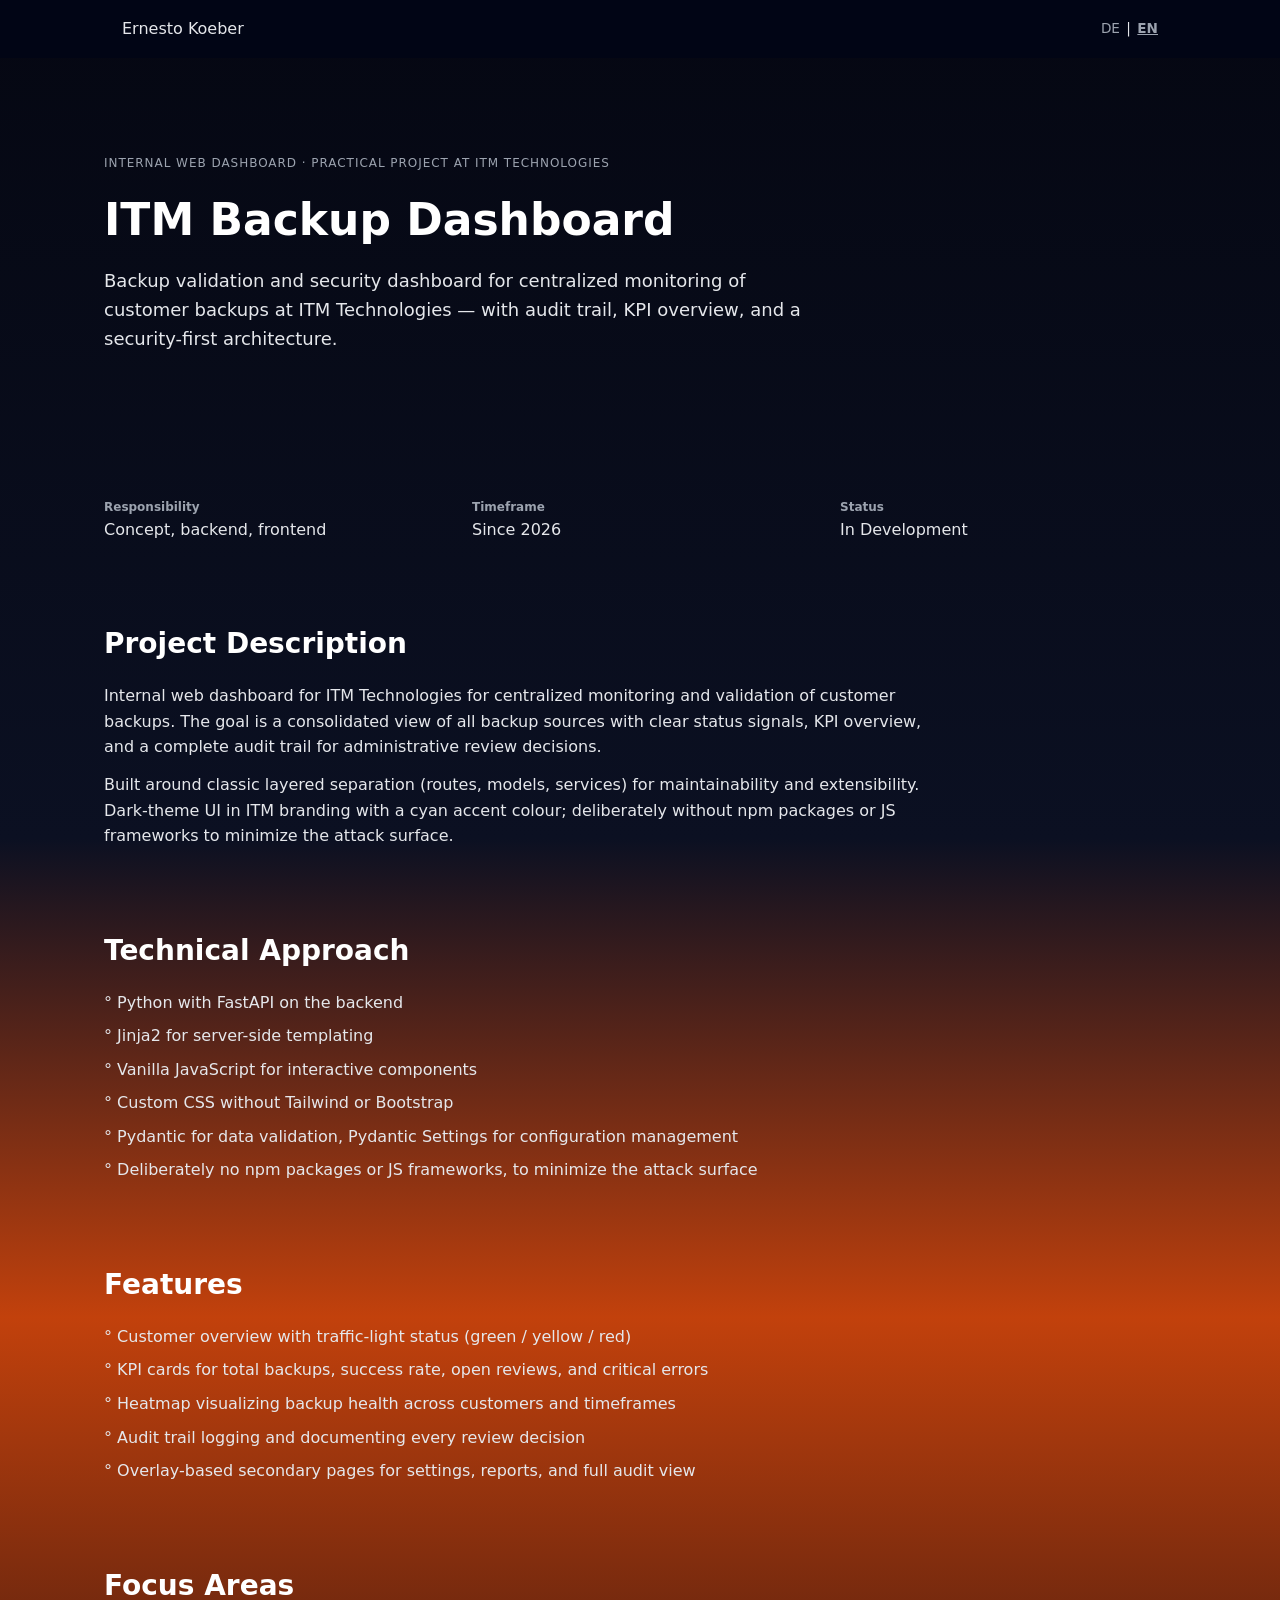
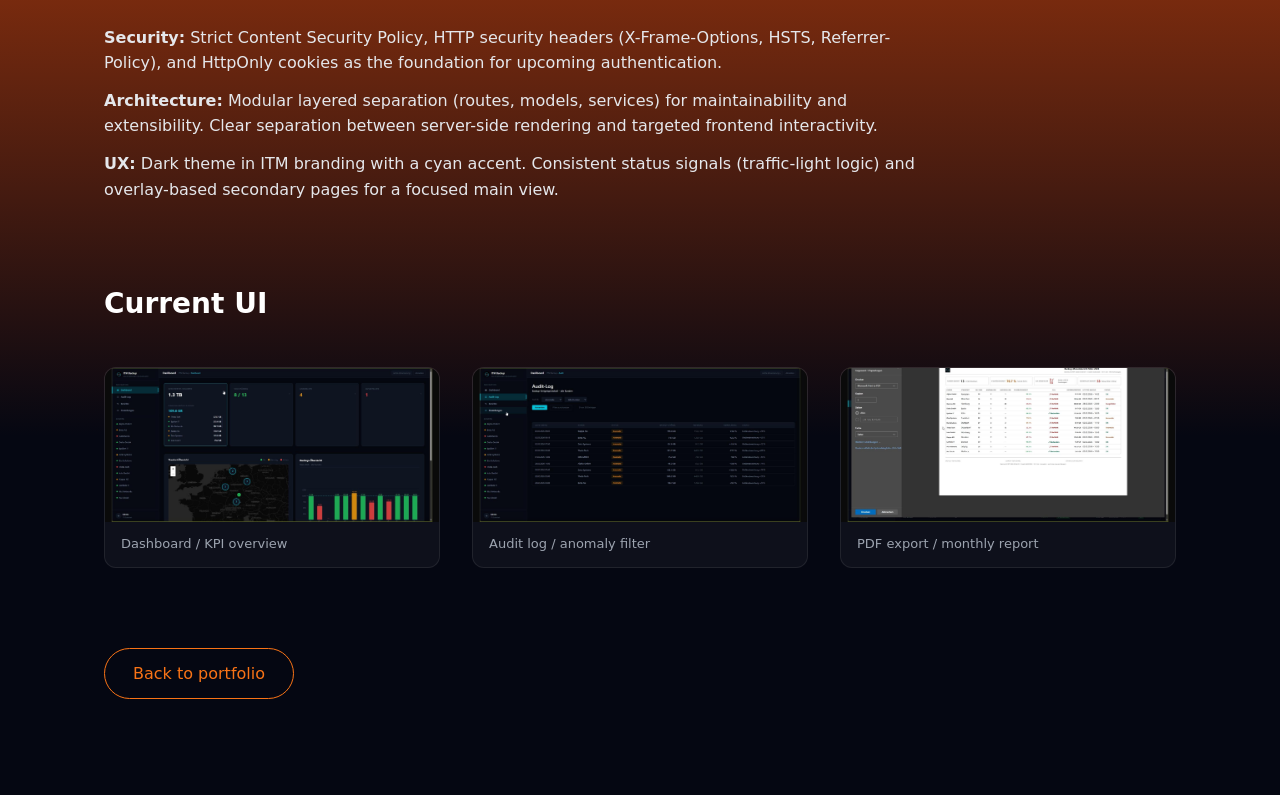
<file: itm-dashboard-en.html>
<!DOCTYPE html>
<html lang="en">
<head>
  <meta charset="UTF-8" />
  <title>ITM Backup Dashboard – Project Case Study</title>
  <meta name="viewport" content="width=device-width, initial-scale=1.0" />
  <meta name="description" content="Internal web dashboard for ITM Technologies for centralized monitoring and validation of customer backups: Python/FastAPI, security-first architecture, audit trail." />
  <link rel="stylesheet" href="vereinswebsite.css" />
</head>
<body>

<!-- = Switch = -->

<nav class="top-nav">
  <div class="nav-container">
    <span class="nav-logo">Ernesto Koeber</span>

    <div class="lang-switch">
      <a href="itm-dashboard.html">DE</a>
      <span>|</span>
      <a href="itm-dashboard-en.html" class="active">EN</a>
    </div>
  </div>
</nav>


  <!-- HERO -->
  <header class="project-hero">
    <div class="container">
      <p class="project-category">Internal web dashboard · Practical project at ITM Technologies</p>
      <h1 class="project-title">ITM Backup Dashboard</h1>
      <p class="project-subtitle">
        Backup validation and security dashboard for centralized
        monitoring of customer backups at ITM Technologies — with
        audit trail, KPI overview, and a security-first architecture.
      </p>
    </div>
  </header>

  <main class="container">

    <!-- OVERVIEW -->
    <section class="project-overview">
      <div>
        <h3>Responsibility</h3>
        <p>Concept, backend, frontend</p>
      </div>
      <div>
        <h3>Timeframe</h3>
        <p>Since 2026</p>
      </div>
      <div>
        <h3>Status</h3>
        <p>In Development</p>
      </div>
    </section>

    <!-- DESCRIPTION -->
    <section class="project-section">
      <h2>Project Description</h2>
      <p>
        Internal web dashboard for ITM Technologies for centralized
        monitoring and validation of customer backups. The goal is a
        consolidated view of all backup sources with clear status
        signals, KPI overview, and a complete audit trail for
        administrative review decisions.
      </p>
      <p>
        Built around classic layered separation (routes, models,
        services) for maintainability and extensibility. Dark-theme UI
        in ITM branding with a cyan accent colour; deliberately without
        npm packages or JS frameworks to minimize the attack surface.
      </p>
    </section>

    <!-- TECH -->
    <section class="project-section">
      <h2>Technical Approach</h2>
      <ul class="tech-list">
        <li> ° Python with FastAPI on the backend</li>
        <li> ° Jinja2 for server-side templating</li>
        <li> ° Vanilla JavaScript for interactive components</li>
        <li> ° Custom CSS without Tailwind or Bootstrap</li>
        <li> ° Pydantic for data validation, Pydantic Settings for configuration management</li>
        <li> ° Deliberately no npm packages or JS frameworks, to minimize the attack surface</li>
      </ul>
    </section>

    <!-- FEATURES -->
    <section class="project-section">
      <h2>Features</h2>
      <ul class="tech-list">
        <li> ° Customer overview with traffic-light status (green / yellow / red)</li>
        <li> ° KPI cards for total backups, success rate, open reviews, and critical errors</li>
        <li> ° Heatmap visualizing backup health across customers and timeframes</li>
        <li> ° Audit trail logging and documenting every review decision</li>
        <li> ° Overlay-based secondary pages for settings, reports, and full audit view</li>
      </ul>
    </section>

    <!-- FOCUS -->
    <section class="project-section">
      <h2>Focus Areas</h2>
        <p>
        <strong>Security:</strong>
        Strict Content Security Policy, HTTP security headers
        (X-Frame-Options, HSTS, Referrer-Policy), and HttpOnly cookies
        as the foundation for upcoming authentication.
        </p>
        <p>
        <strong>Architecture:</strong>
        Modular layered separation (routes, models, services) for
        maintainability and extensibility. Clear separation between
        server-side rendering and targeted frontend interactivity.
        </p>
        <p>
        <strong>UX:</strong>
        Dark theme in ITM branding with a cyan accent. Consistent
        status signals (traffic-light logic) and overlay-based
        secondary pages for a focused main view.
        </p>
    </section>

    <!-- SCREENSHOTS -->
    <section id="ui-stand" class="project-section">
      <h2>Current UI</h2>

      <div class="screenshots-grid">
        <figure class="screenshot">
          <img src="itmdashboard1.jpg" alt="Main dashboard with KPI cards, customer list, and location map">
          <figcaption>Dashboard / KPI overview</figcaption>
        </figure>

        <figure class="screenshot">
          <img src="itmdashboard2.jpg" alt="Audit log with filtered anomaly list">
          <figcaption>Audit log / anomaly filter</figcaption>
        </figure>

        <figure class="screenshot">
          <img src="itmdashboard3.jpg" alt="PDF export of a monthly backup report">
          <figcaption>PDF export / monthly report</figcaption>
        </figure>
      </div>
    </section>

    <!-- CTA -->
    <section class="project-cta">
      <a href="index-en.html" class="btn-secondary">Back to portfolio</a>
    </section>

  </main>

</body>
</html>
</file>
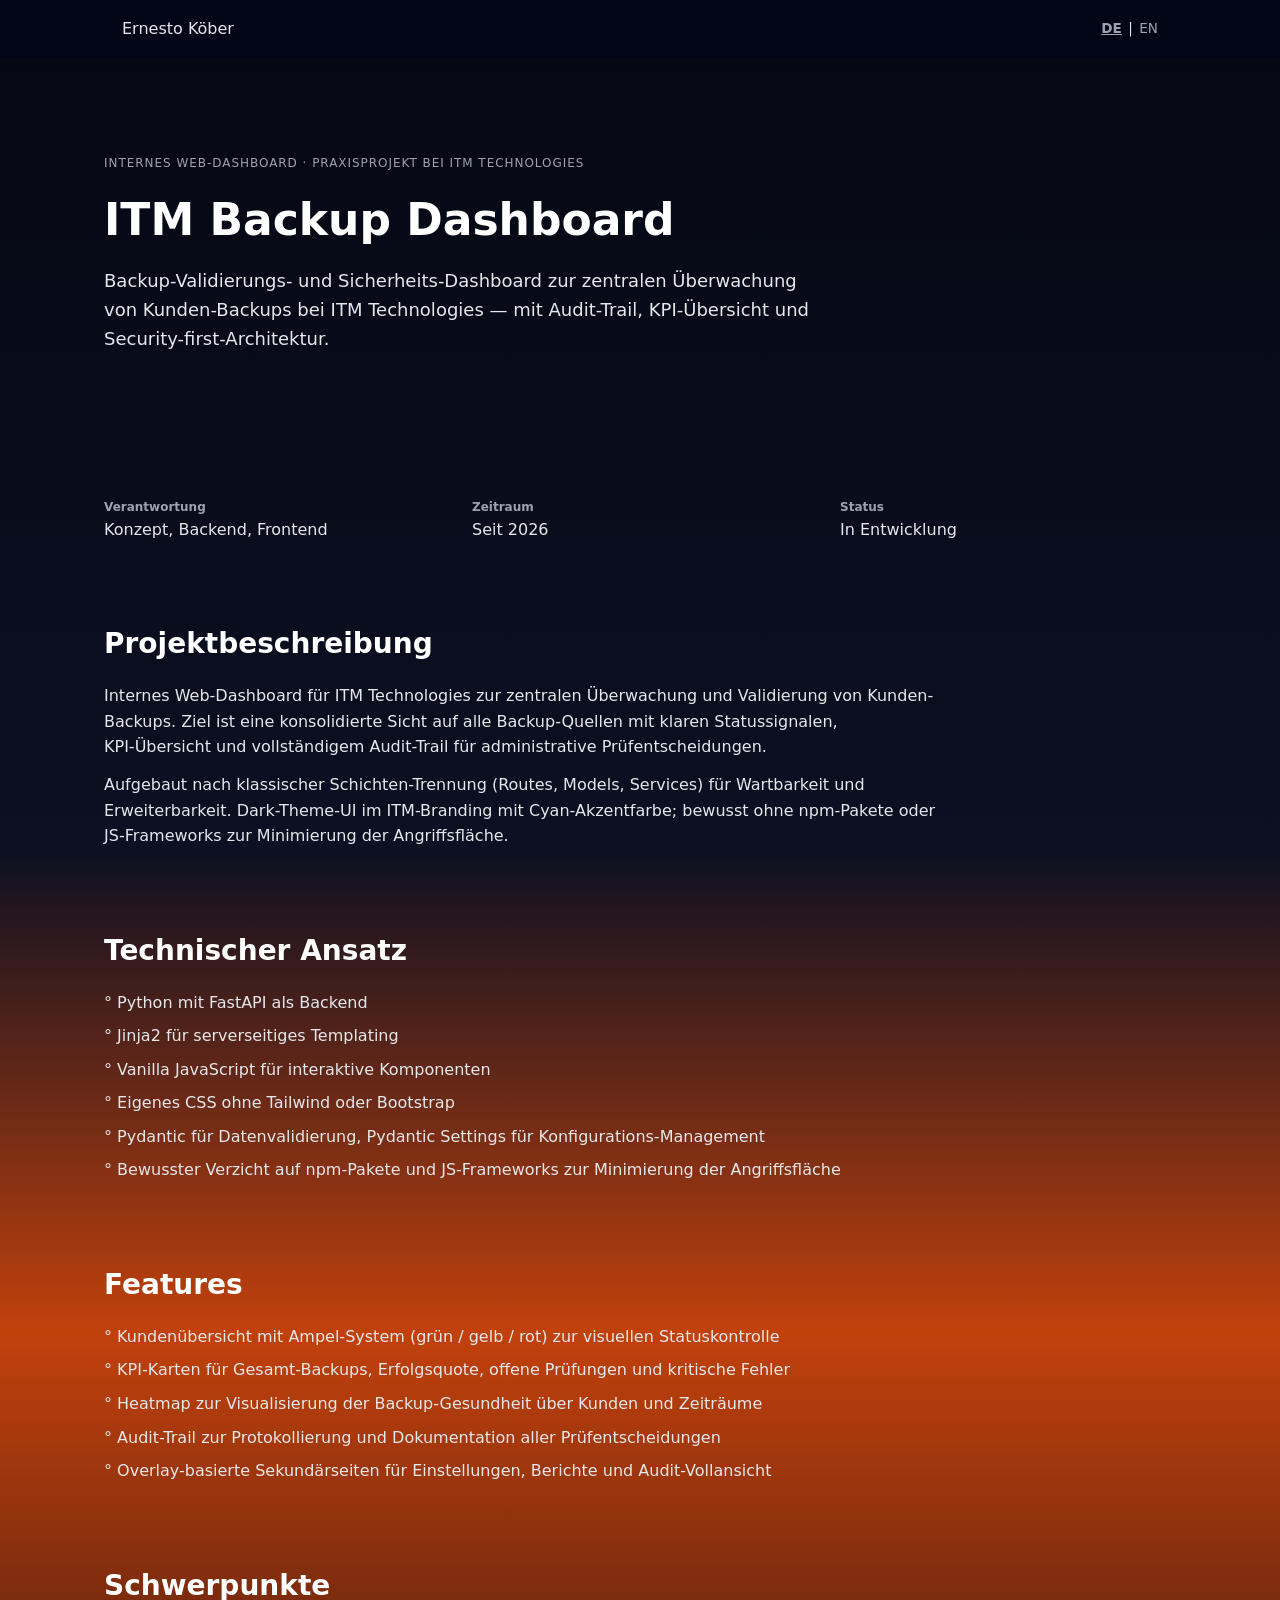
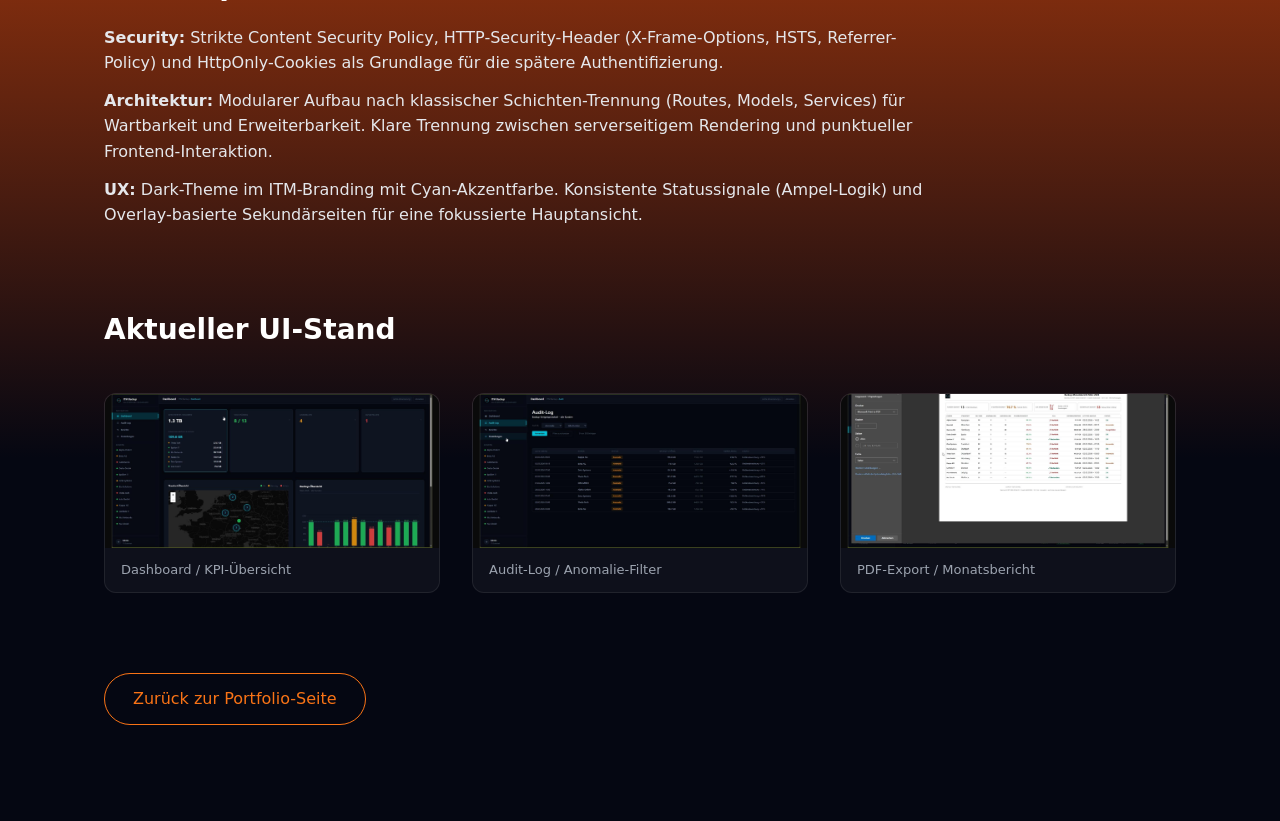
<file: itm-dashboard.html>
<!DOCTYPE html>
<html lang="de">
<head>
  <meta charset="UTF-8" />
  <title>ITM Backup Dashboard – Projekt</title>
  <meta name="viewport" content="width=device-width, initial-scale=1.0" />
  <meta name="description" content="Internes Web-Dashboard für ITM Technologies zur zentralen Überwachung und Validierung von Kunden-Backups: Python/FastAPI, Security-first-Architektur, Audit-Trail." />
  <link rel="stylesheet" href="vereinswebsite.css" />
</head>
<body>

<!-- = Switch = -->

<nav class="top-nav">
  <div class="nav-container">
    <span class="nav-logo">Ernesto Köber</span>

    <div class="lang-switch">
      <a href="itm-dashboard.html" class="active">DE</a>
      <span>|</span>
      <a href="itm-dashboard-en.html">EN</a>
    </div>
  </div>
</nav>


  <!-- HERO -->
  <header class="project-hero">
    <div class="container">
      <p class="project-category">Internes Web-Dashboard · Praxisprojekt bei ITM Technologies</p>
      <h1 class="project-title">ITM Backup Dashboard</h1>
      <p class="project-subtitle">
        Backup-Validierungs- und Sicherheits-Dashboard zur zentralen
        Überwachung von Kunden-Backups bei ITM Technologies — mit
        Audit-Trail, KPI-Übersicht und Security-first-Architektur.
      </p>
    </div>
  </header>

  <main class="container">

    <!-- OVERVIEW -->
    <section class="project-overview">
      <div>
        <h3>Verantwortung</h3>
        <p>Konzept, Backend, Frontend</p>
      </div>
      <div>
        <h3>Zeitraum</h3>
        <p>Seit 2026</p>
      </div>
      <div>
        <h3>Status</h3>
        <p>In Entwicklung</p>
      </div>
    </section>

    <!-- DESCRIPTION -->
    <section class="project-section">
      <h2>Projektbeschreibung</h2>
      <p>
        Internes Web-Dashboard für ITM Technologies zur zentralen
        Überwachung und Validierung von Kunden-Backups. Ziel ist eine
        konsolidierte Sicht auf alle Backup-Quellen mit klaren
        Statussignalen, KPI-Übersicht und vollständigem Audit-Trail
        für administrative Prüfentscheidungen.
      </p>
      <p>
        Aufgebaut nach klassischer Schichten-Trennung (Routes, Models,
        Services) für Wartbarkeit und Erweiterbarkeit. Dark-Theme-UI
        im ITM-Branding mit Cyan-Akzentfarbe; bewusst ohne npm-Pakete
        oder JS-Frameworks zur Minimierung der Angriffsfläche.
      </p>
    </section>

    <!-- TECH -->
    <section class="project-section">
      <h2>Technischer Ansatz</h2>
      <ul class="tech-list">
        <li> ° Python mit FastAPI als Backend</li>
        <li> ° Jinja2 für serverseitiges Templating</li>
        <li> ° Vanilla JavaScript für interaktive Komponenten</li>
        <li> ° Eigenes CSS ohne Tailwind oder Bootstrap</li>
        <li> ° Pydantic für Datenvalidierung, Pydantic Settings für Konfigurations-Management</li>
        <li> ° Bewusster Verzicht auf npm-Pakete und JS-Frameworks zur Minimierung der Angriffsfläche</li>
      </ul>
    </section>

    <!-- FEATURES -->
    <section class="project-section">
      <h2>Features</h2>
      <ul class="tech-list">
        <li> ° Kundenübersicht mit Ampel-System (grün / gelb / rot) zur visuellen Statuskontrolle</li>
        <li> ° KPI-Karten für Gesamt-Backups, Erfolgsquote, offene Prüfungen und kritische Fehler</li>
        <li> ° Heatmap zur Visualisierung der Backup-Gesundheit über Kunden und Zeiträume</li>
        <li> ° Audit-Trail zur Protokollierung und Dokumentation aller Prüfentscheidungen</li>
        <li> ° Overlay-basierte Sekundärseiten für Einstellungen, Berichte und Audit-Vollansicht</li>
      </ul>
    </section>

    <!-- FOCUS -->
    <section class="project-section">
      <h2>Schwerpunkte</h2>
        <p>
        <strong>Security:</strong>
        Strikte Content Security Policy, HTTP-Security-Header
        (X-Frame-Options, HSTS, Referrer-Policy) und HttpOnly-Cookies
        als Grundlage für die spätere Authentifizierung.
        </p>
        <p>
        <strong>Architektur:</strong>
        Modularer Aufbau nach klassischer Schichten-Trennung (Routes,
        Models, Services) für Wartbarkeit und Erweiterbarkeit. Klare
        Trennung zwischen serverseitigem Rendering und punktueller
        Frontend-Interaktion.
        </p>
        <p>
        <strong>UX:</strong>
        Dark-Theme im ITM-Branding mit Cyan-Akzentfarbe. Konsistente
        Statussignale (Ampel-Logik) und Overlay-basierte Sekundärseiten
        für eine fokussierte Hauptansicht.
        </p>
    </section>

    <!-- SCREENSHOTS -->
    <section id="ui-stand" class="project-section">
      <h2>Aktueller UI-Stand</h2>

      <div class="screenshots-grid">
        <figure class="screenshot">
          <img src="itmdashboard1.jpg" alt="Hauptdashboard mit KPI-Karten, Kundenübersicht und Standort-Karte">
          <figcaption>Dashboard / KPI-Übersicht</figcaption>
        </figure>

        <figure class="screenshot">
          <img src="itmdashboard2.jpg" alt="Audit-Log mit gefilterter Anomalie-Liste">
          <figcaption>Audit-Log / Anomalie-Filter</figcaption>
        </figure>

        <figure class="screenshot">
          <img src="itmdashboard3.jpg" alt="PDF-Export eines Backup-Monatsberichts">
          <figcaption>PDF-Export / Monatsbericht</figcaption>
        </figure>
      </div>
    </section>

    <!-- CTA -->
    <section class="project-cta">
      <a href="index.html" class="btn-secondary">Zurück zur Portfolio-Seite</a>
    </section>

  </main>

</body>
</html>
</file>
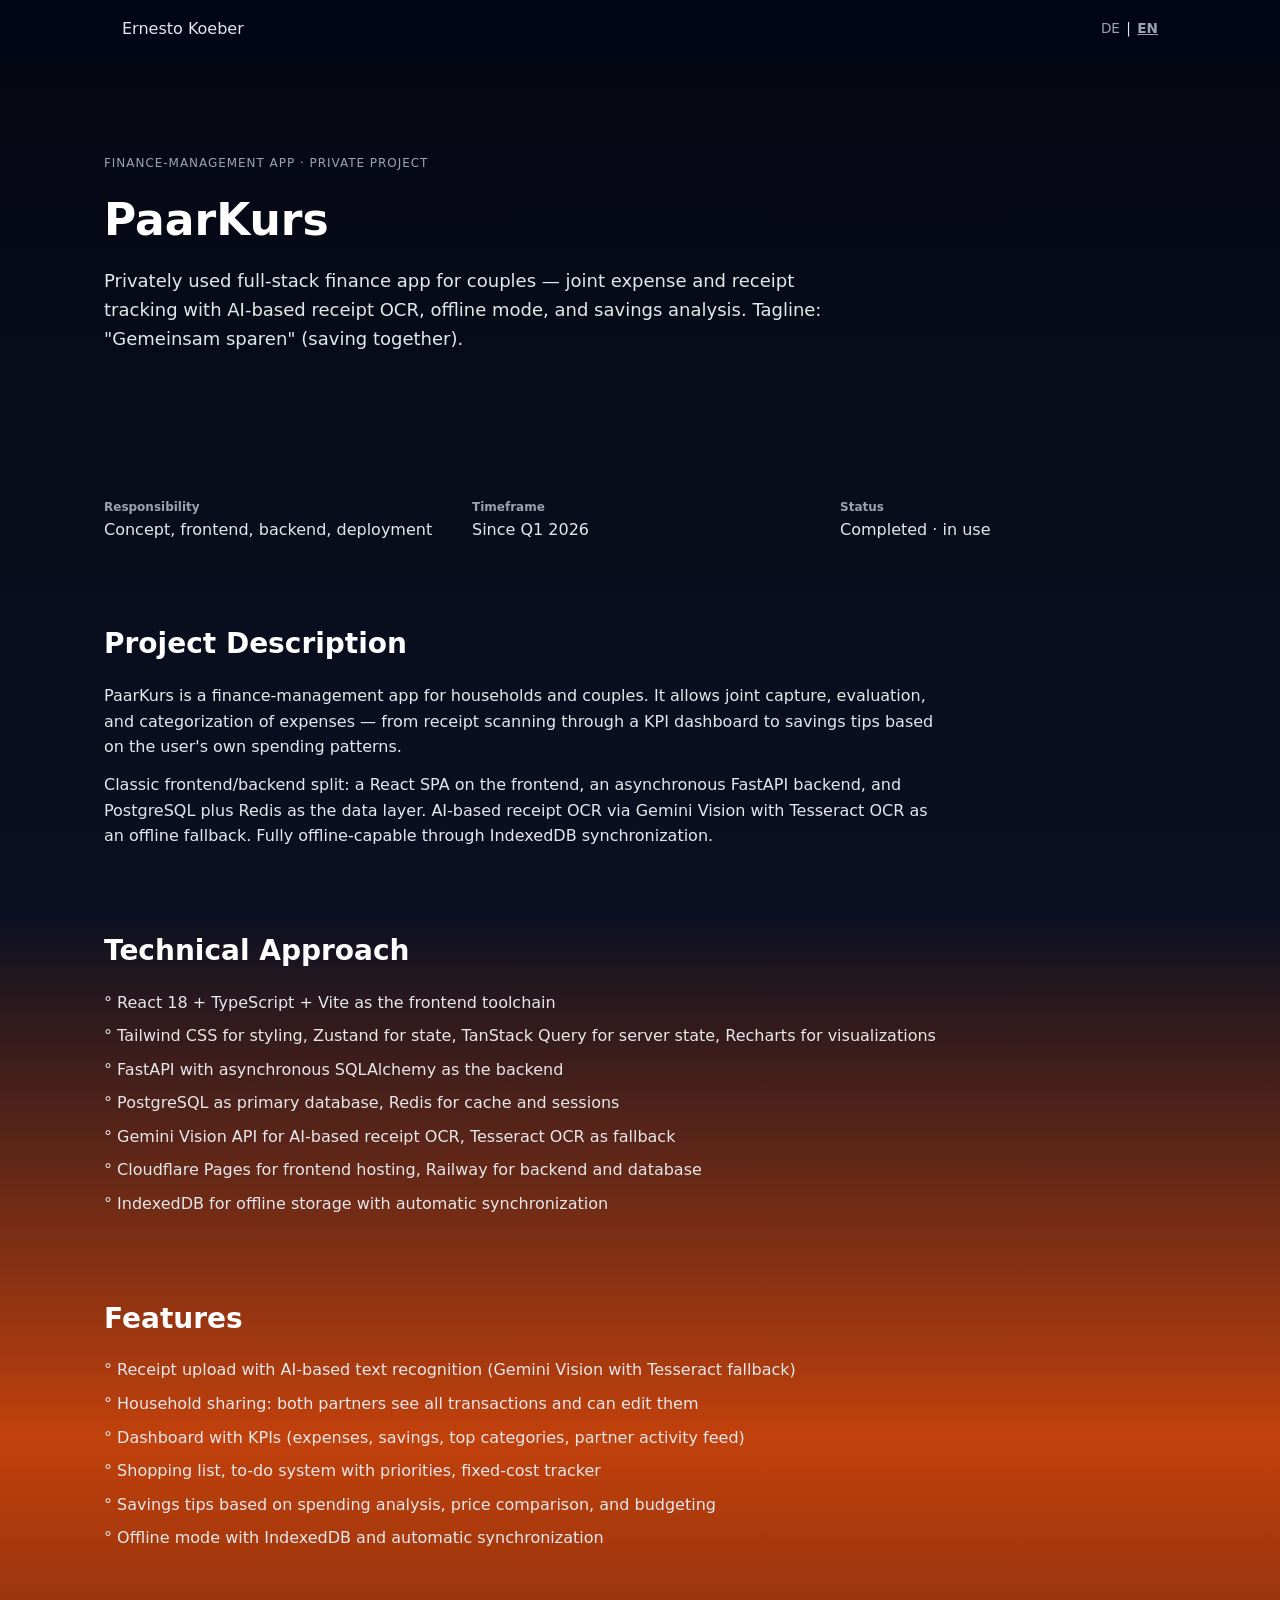
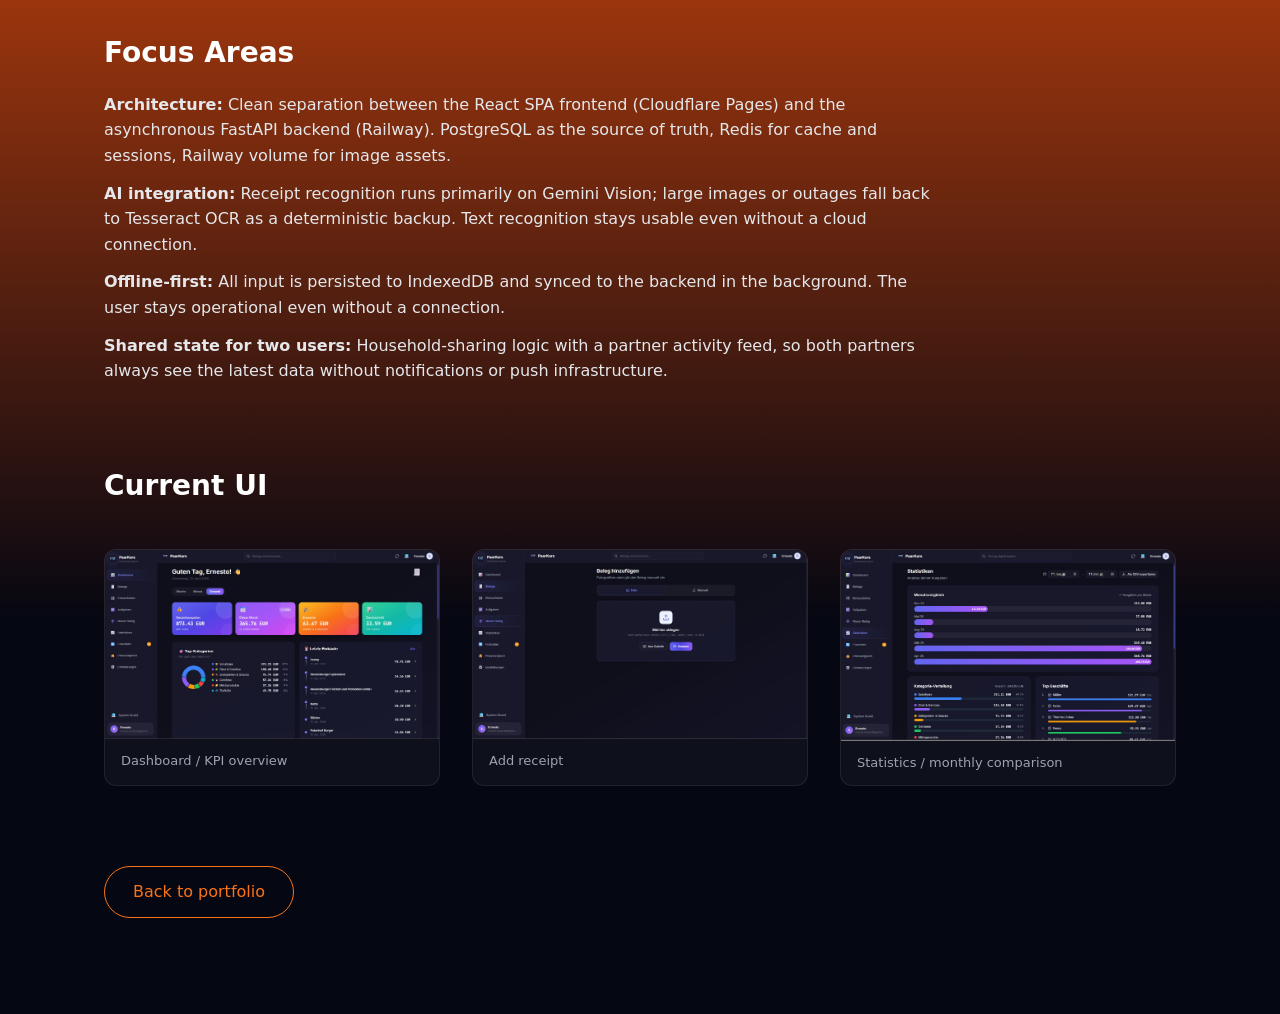
<file: paarkurs-en.html>
<!DOCTYPE html>
<html lang="en">
<head>
  <meta charset="UTF-8" />
  <title>PaarKurs – Project Case Study</title>
  <meta name="viewport" content="width=device-width, initial-scale=1.0" />
  <meta name="description" content="PaarKurs — privately used finance-management app for couples. React/TypeScript frontend on Cloudflare Pages, FastAPI/PostgreSQL backend on Railway, AI receipt OCR via Gemini Vision with Tesseract fallback." />
  <link rel="stylesheet" href="vereinswebsite.css" />
</head>
<body>

<!-- = Switch = -->

<nav class="top-nav">
  <div class="nav-container">
    <span class="nav-logo">Ernesto Koeber</span>

    <div class="lang-switch">
      <a href="paarkurs.html">DE</a>
      <span>|</span>
      <a href="paarkurs-en.html" class="active">EN</a>
    </div>
  </div>
</nav>


  <!-- HERO -->
  <header class="project-hero">
    <div class="container">
      <p class="project-category">Finance-management app · Private project</p>
      <h1 class="project-title">PaarKurs</h1>
      <p class="project-subtitle">
        Privately used full-stack finance app for couples — joint expense
        and receipt tracking with AI-based receipt OCR, offline mode, and
        savings analysis. Tagline: "Gemeinsam sparen" (saving together).
      </p>
    </div>
  </header>

  <main class="container">

    <!-- OVERVIEW -->
    <section class="project-overview">
      <div>
        <h3>Responsibility</h3>
        <p>Concept, frontend, backend, deployment</p>
      </div>
      <div>
        <h3>Timeframe</h3>
        <p>Since Q1 2026</p>
      </div>
      <div>
        <h3>Status</h3>
        <p>Completed · in use</p>
      </div>
    </section>

    <!-- DESCRIPTION -->
    <section class="project-section">
      <h2>Project Description</h2>
      <p>
        PaarKurs is a finance-management app for households and couples.
        It allows joint capture, evaluation, and categorization of
        expenses — from receipt scanning through a KPI dashboard to
        savings tips based on the user's own spending patterns.
      </p>
      <p>
        Classic frontend/backend split: a React SPA on the frontend, an
        asynchronous FastAPI backend, and PostgreSQL plus Redis as the
        data layer. AI-based receipt OCR via Gemini Vision with
        Tesseract OCR as an offline fallback. Fully offline-capable
        through IndexedDB synchronization.
      </p>
    </section>

    <!-- TECH -->
    <section class="project-section">
      <h2>Technical Approach</h2>
      <ul class="tech-list">
        <li> ° React 18 + TypeScript + Vite as the frontend toolchain</li>
        <li> ° Tailwind CSS for styling, Zustand for state, TanStack Query for server state, Recharts for visualizations</li>
        <li> ° FastAPI with asynchronous SQLAlchemy as the backend</li>
        <li> ° PostgreSQL as primary database, Redis for cache and sessions</li>
        <li> ° Gemini Vision API for AI-based receipt OCR, Tesseract OCR as fallback</li>
        <li> ° Cloudflare Pages for frontend hosting, Railway for backend and database</li>
        <li> ° IndexedDB for offline storage with automatic synchronization</li>
      </ul>
    </section>

    <!-- FEATURES -->
    <section class="project-section">
      <h2>Features</h2>
      <ul class="tech-list">
        <li> ° Receipt upload with AI-based text recognition (Gemini Vision with Tesseract fallback)</li>
        <li> ° Household sharing: both partners see all transactions and can edit them</li>
        <li> ° Dashboard with KPIs (expenses, savings, top categories, partner activity feed)</li>
        <li> ° Shopping list, to-do system with priorities, fixed-cost tracker</li>
        <li> ° Savings tips based on spending analysis, price comparison, and budgeting</li>
        <li> ° Offline mode with IndexedDB and automatic synchronization</li>
      </ul>
    </section>

    <!-- FOCUS -->
    <section class="project-section">
      <h2>Focus Areas</h2>
        <p>
        <strong>Architecture:</strong>
        Clean separation between the React SPA frontend (Cloudflare
        Pages) and the asynchronous FastAPI backend (Railway).
        PostgreSQL as the source of truth, Redis for cache and sessions,
        Railway volume for image assets.
        </p>
        <p>
        <strong>AI integration:</strong>
        Receipt recognition runs primarily on Gemini Vision; large
        images or outages fall back to Tesseract OCR as a deterministic
        backup. Text recognition stays usable even without a cloud
        connection.
        </p>
        <p>
        <strong>Offline-first:</strong>
        All input is persisted to IndexedDB and synced to the backend in
        the background. The user stays operational even without a
        connection.
        </p>
        <p>
        <strong>Shared state for two users:</strong>
        Household-sharing logic with a partner activity feed, so both
        partners always see the latest data without notifications or
        push infrastructure.
        </p>
    </section>

    <!-- SCREENSHOTS -->
    <section id="ui-stand" class="project-section">
      <h2>Current UI</h2>

      <div class="screenshots-grid">
        <figure class="screenshot">
          <img src="paarkurs1.jpg" alt="PaarKurs dashboard with KPI cards, top-categories donut, and a list of recent purchases">
          <figcaption>Dashboard / KPI overview</figcaption>
        </figure>

        <figure class="screenshot">
          <img src="paarkurs2.jpg" alt="Receipt upload with photo recognition and manual entry">
          <figcaption>Add receipt</figcaption>
        </figure>

        <figure class="screenshot">
          <img src="paarkurs3.jpg" alt="Statistics overview with monthly comparison, category breakdown, and top stores">
          <figcaption>Statistics / monthly comparison</figcaption>
        </figure>
      </div>
    </section>

    <!-- CTA -->
    <section class="project-cta">
      <a href="index-en.html" class="btn-secondary">Back to portfolio</a>
    </section>

  </main>

</body>
</html>
</file>
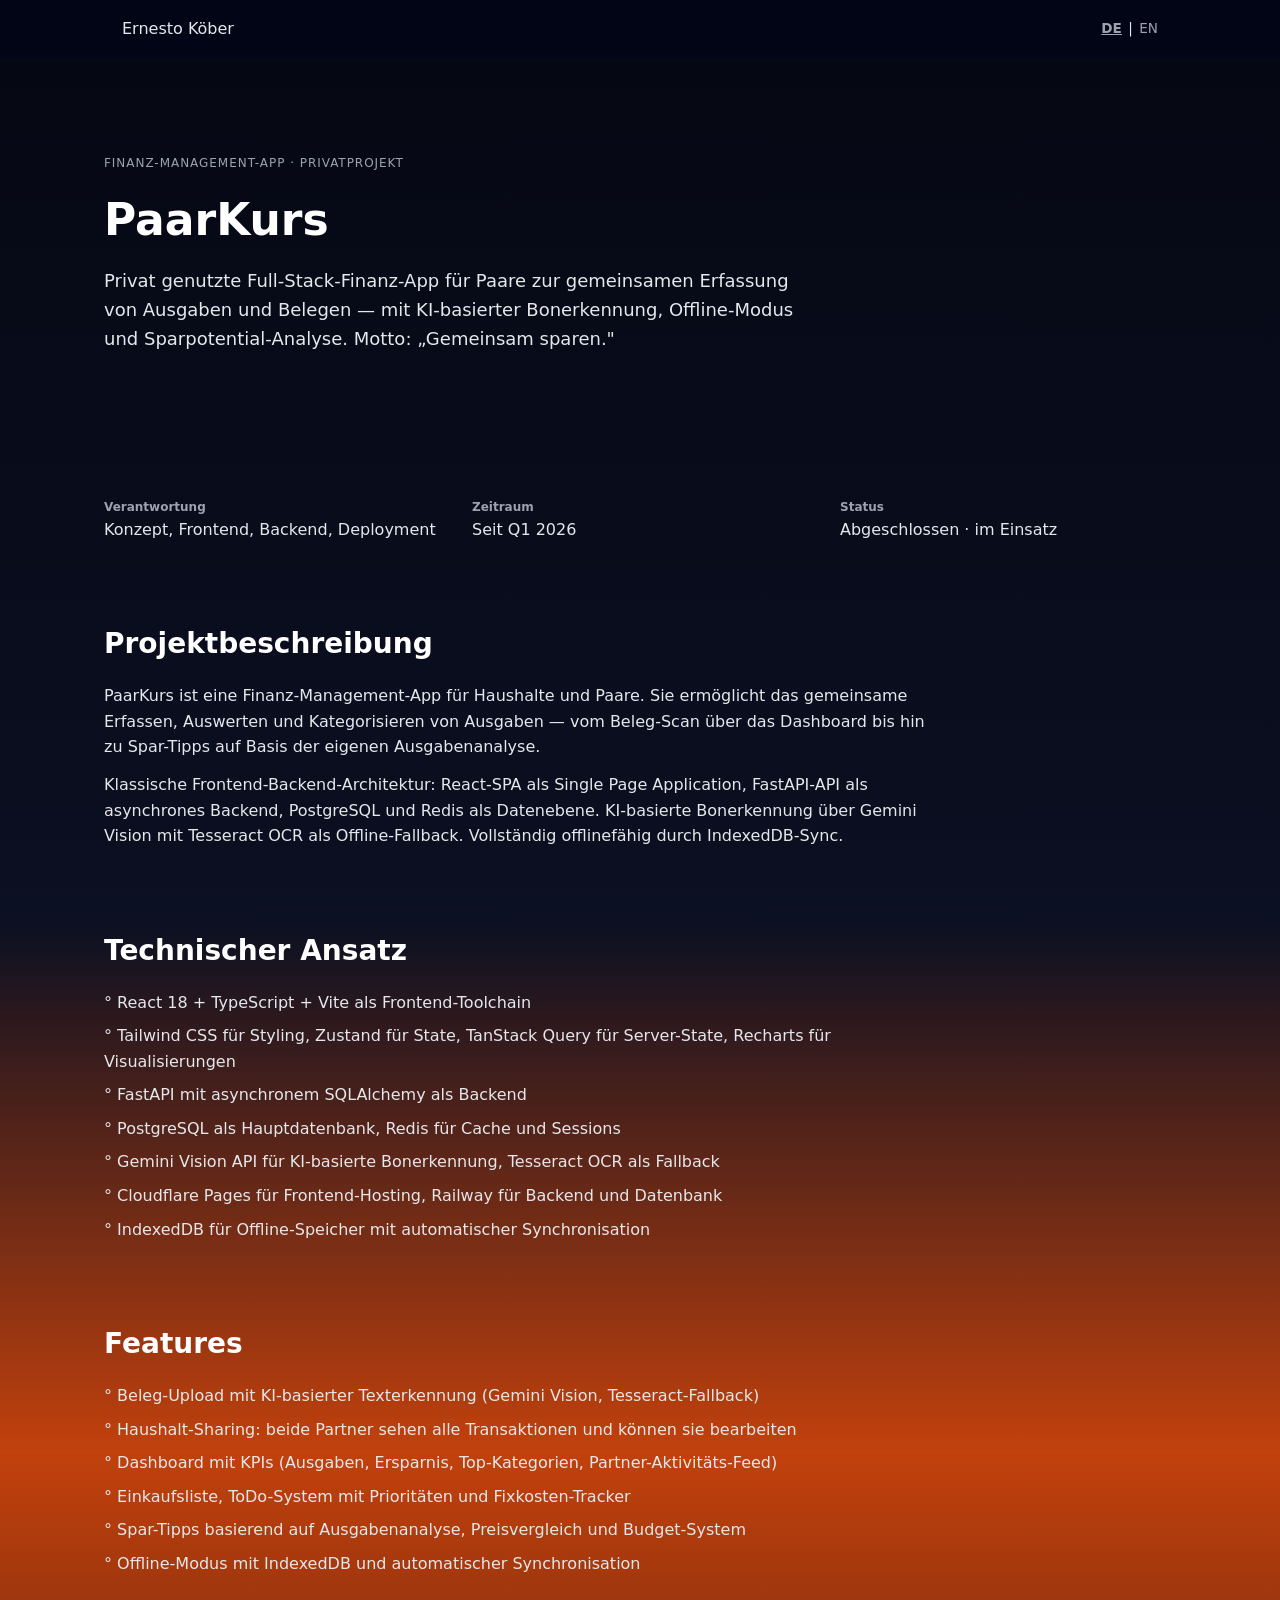
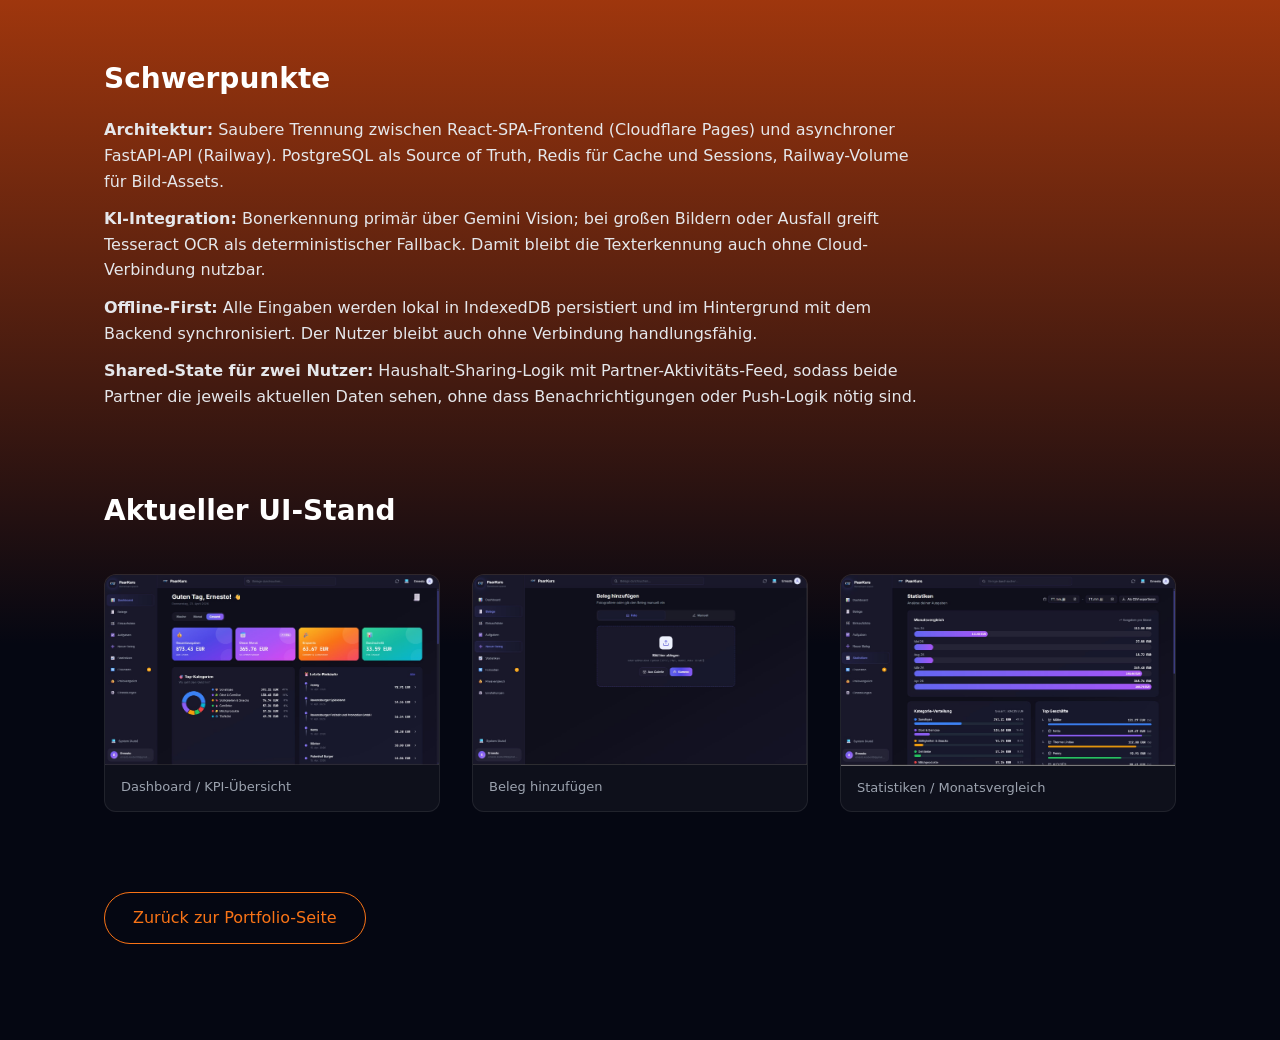
<file: paarkurs.html>
<!DOCTYPE html>
<html lang="de">
<head>
  <meta charset="UTF-8" />
  <title>PaarKurs – Projekt</title>
  <meta name="viewport" content="width=device-width, initial-scale=1.0" />
  <meta name="description" content="PaarKurs – privat genutzte Finanz-Management-App für Paare. React/TypeScript-Frontend auf Cloudflare Pages, FastAPI/PostgreSQL-Backend auf Railway, KI-Bonerkennung über Gemini Vision mit Tesseract-Fallback." />
  <link rel="stylesheet" href="vereinswebsite.css" />
</head>
<body>

<!-- = Switch = -->

<nav class="top-nav">
  <div class="nav-container">
    <span class="nav-logo">Ernesto Köber</span>

    <div class="lang-switch">
      <a href="paarkurs.html" class="active">DE</a>
      <span>|</span>
      <a href="paarkurs-en.html">EN</a>
    </div>
  </div>
</nav>


  <!-- HERO -->
  <header class="project-hero">
    <div class="container">
      <p class="project-category">Finanz-Management-App · Privatprojekt</p>
      <h1 class="project-title">PaarKurs</h1>
      <p class="project-subtitle">
        Privat genutzte Full-Stack-Finanz-App für Paare zur gemeinsamen
        Erfassung von Ausgaben und Belegen — mit KI-basierter Bonerkennung,
        Offline-Modus und Sparpotential-Analyse. Motto: „Gemeinsam sparen."
      </p>
    </div>
  </header>

  <main class="container">

    <!-- OVERVIEW -->
    <section class="project-overview">
      <div>
        <h3>Verantwortung</h3>
        <p>Konzept, Frontend, Backend, Deployment</p>
      </div>
      <div>
        <h3>Zeitraum</h3>
        <p>Seit Q1 2026</p>
      </div>
      <div>
        <h3>Status</h3>
        <p>Abgeschlossen · im Einsatz</p>
      </div>
    </section>

    <!-- DESCRIPTION -->
    <section class="project-section">
      <h2>Projektbeschreibung</h2>
      <p>
        PaarKurs ist eine Finanz-Management-App für Haushalte und Paare.
        Sie ermöglicht das gemeinsame Erfassen, Auswerten und Kategorisieren
        von Ausgaben — vom Beleg-Scan über das Dashboard bis hin zu
        Spar-Tipps auf Basis der eigenen Ausgabenanalyse.
      </p>
      <p>
        Klassische Frontend-Backend-Architektur: React-SPA als Single
        Page Application, FastAPI-API als asynchrones Backend, PostgreSQL
        und Redis als Datenebene. KI-basierte Bonerkennung über Gemini
        Vision mit Tesseract OCR als Offline-Fallback. Vollständig
        offlinefähig durch IndexedDB-Sync.
      </p>
    </section>

    <!-- TECH -->
    <section class="project-section">
      <h2>Technischer Ansatz</h2>
      <ul class="tech-list">
        <li> ° React 18 + TypeScript + Vite als Frontend-Toolchain</li>
        <li> ° Tailwind CSS für Styling, Zustand für State, TanStack Query für Server-State, Recharts für Visualisierungen</li>
        <li> ° FastAPI mit asynchronem SQLAlchemy als Backend</li>
        <li> ° PostgreSQL als Hauptdatenbank, Redis für Cache und Sessions</li>
        <li> ° Gemini Vision API für KI-basierte Bonerkennung, Tesseract OCR als Fallback</li>
        <li> ° Cloudflare Pages für Frontend-Hosting, Railway für Backend und Datenbank</li>
        <li> ° IndexedDB für Offline-Speicher mit automatischer Synchronisation</li>
      </ul>
    </section>

    <!-- FEATURES -->
    <section class="project-section">
      <h2>Features</h2>
      <ul class="tech-list">
        <li> ° Beleg-Upload mit KI-basierter Texterkennung (Gemini Vision, Tesseract-Fallback)</li>
        <li> ° Haushalt-Sharing: beide Partner sehen alle Transaktionen und können sie bearbeiten</li>
        <li> ° Dashboard mit KPIs (Ausgaben, Ersparnis, Top-Kategorien, Partner-Aktivitäts-Feed)</li>
        <li> ° Einkaufsliste, ToDo-System mit Prioritäten und Fixkosten-Tracker</li>
        <li> ° Spar-Tipps basierend auf Ausgabenanalyse, Preisvergleich und Budget-System</li>
        <li> ° Offline-Modus mit IndexedDB und automatischer Synchronisation</li>
      </ul>
    </section>

    <!-- FOCUS -->
    <section class="project-section">
      <h2>Schwerpunkte</h2>
        <p>
        <strong>Architektur:</strong>
        Saubere Trennung zwischen React-SPA-Frontend (Cloudflare Pages)
        und asynchroner FastAPI-API (Railway). PostgreSQL als Source of
        Truth, Redis für Cache und Sessions, Railway-Volume für Bild-Assets.
        </p>
        <p>
        <strong>KI-Integration:</strong>
        Bonerkennung primär über Gemini Vision; bei großen Bildern oder
        Ausfall greift Tesseract OCR als deterministischer Fallback. Damit
        bleibt die Texterkennung auch ohne Cloud-Verbindung nutzbar.
        </p>
        <p>
        <strong>Offline-First:</strong>
        Alle Eingaben werden lokal in IndexedDB persistiert und im
        Hintergrund mit dem Backend synchronisiert. Der Nutzer bleibt
        auch ohne Verbindung handlungsfähig.
        </p>
        <p>
        <strong>Shared-State für zwei Nutzer:</strong>
        Haushalt-Sharing-Logik mit Partner-Aktivitäts-Feed, sodass
        beide Partner die jeweils aktuellen Daten sehen, ohne dass
        Benachrichtigungen oder Push-Logik nötig sind.
        </p>
    </section>

    <!-- SCREENSHOTS -->
    <section id="ui-stand" class="project-section">
      <h2>Aktueller UI-Stand</h2>

      <div class="screenshots-grid">
        <figure class="screenshot">
          <img src="paarkurs1.jpg" alt="PaarKurs-Dashboard mit KPI-Karten, Top-Kategorien-Donut und Liste der letzten Einkäufe">
          <figcaption>Dashboard / KPI-Übersicht</figcaption>
        </figure>

        <figure class="screenshot">
          <img src="paarkurs2.jpg" alt="Beleg-Upload mit Foto-Erkennung und manueller Eingabe">
          <figcaption>Beleg hinzufügen</figcaption>
        </figure>

        <figure class="screenshot">
          <img src="paarkurs3.jpg" alt="Statistik-Übersicht mit Monatsvergleich, Kategorie-Verteilung und Top-Geschäften">
          <figcaption>Statistiken / Monatsvergleich</figcaption>
        </figure>
      </div>
    </section>

    <!-- CTA -->
    <section class="project-cta">
      <a href="index.html" class="btn-secondary">Zurück zur Portfolio-Seite</a>
    </section>

  </main>

</body>
</html>
</file>
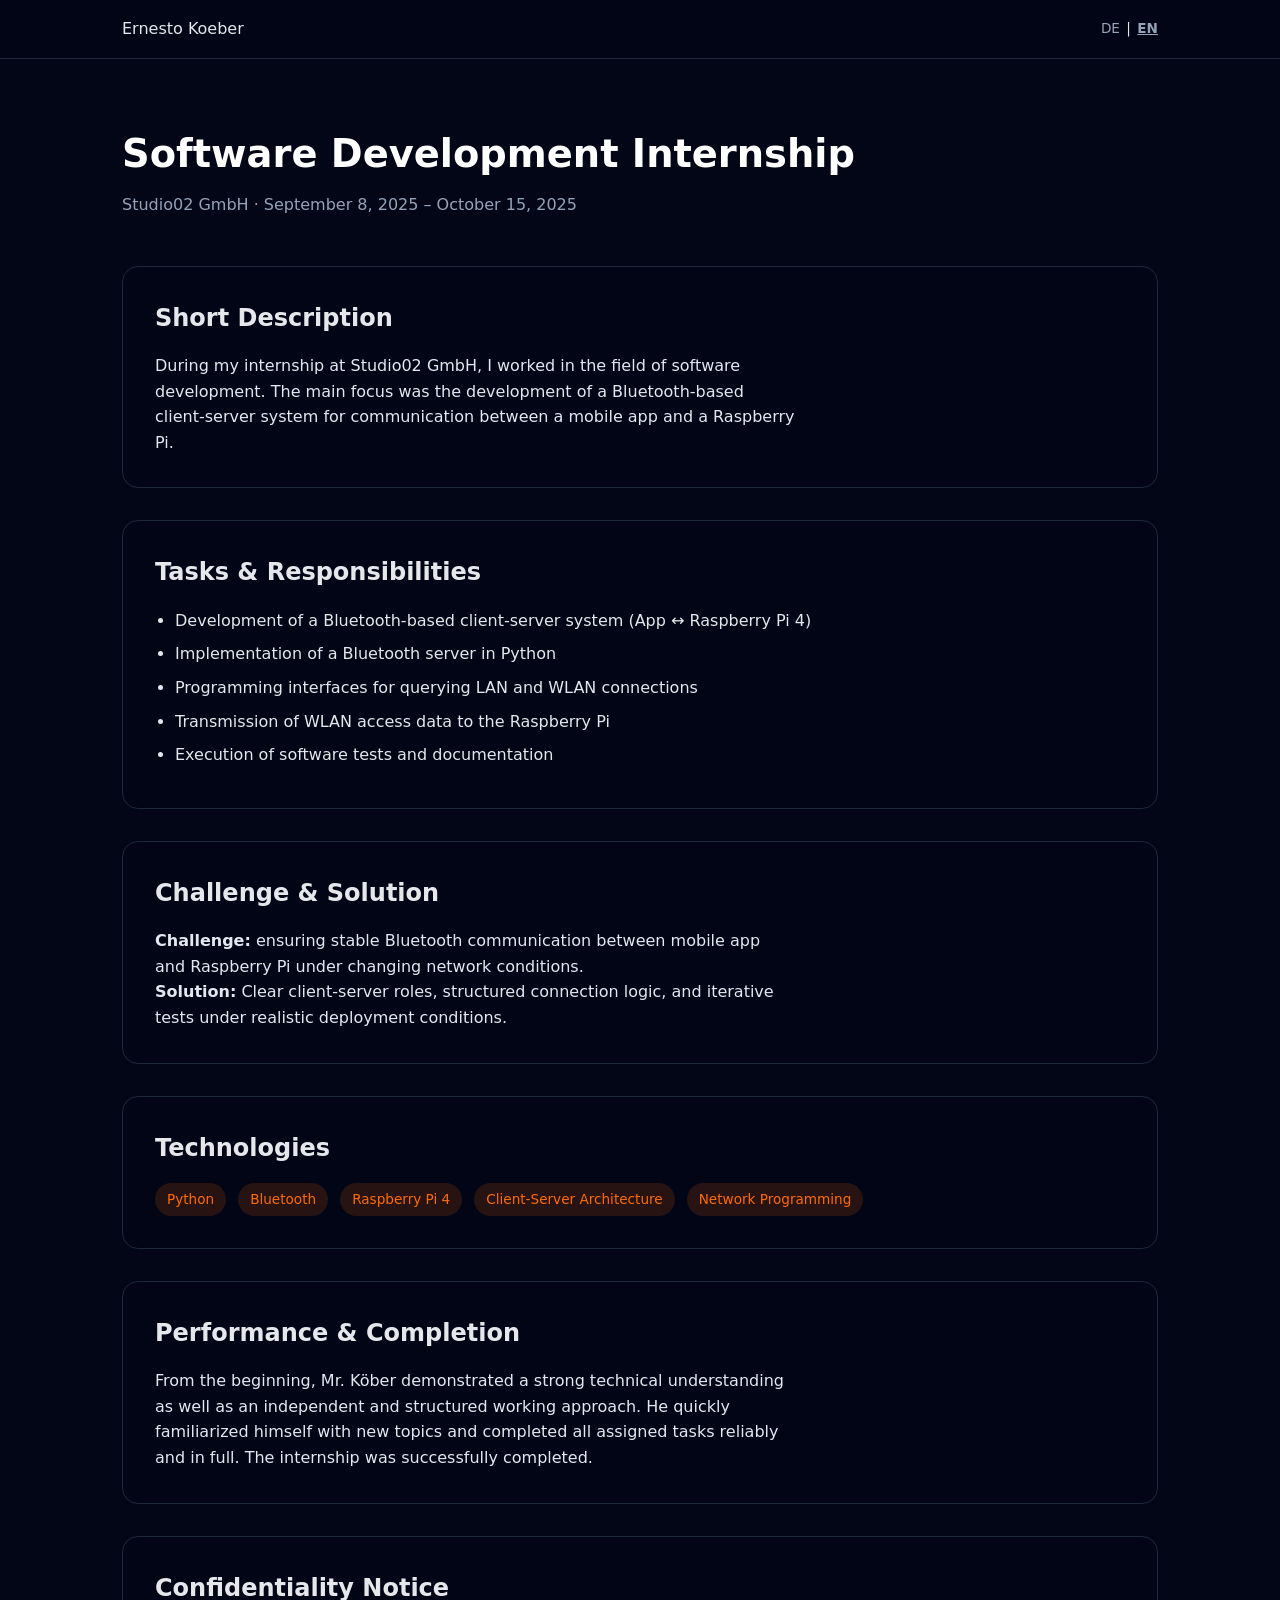
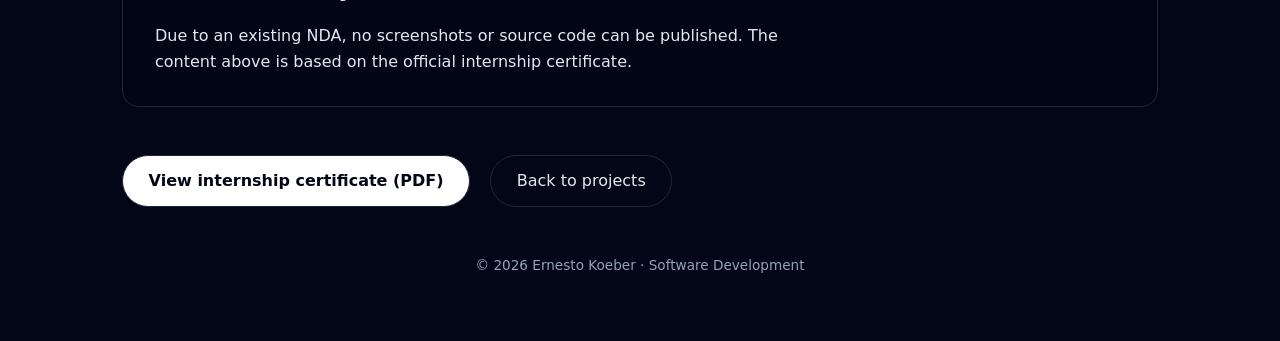
<file: studio02-en.html>
<!DOCTYPE html>
<html lang="en">
<head>
  <meta charset="UTF-8" />
  <meta name="viewport" content="width=device-width, initial-scale=1.0" />
  <title>Software Development Internship | Studio02 GmbH</title>
  <meta name="description" content="Internship at Studio02 GmbH: development of a Bluetooth-based client-server system in Python between a mobile app and a Raspberry Pi 4." />
  <link rel="stylesheet" href="studio02.css" />
</head>
<body>
  
<!-- = Switch = -->
        
<nav class="top-nav">
  <div class="nav-container">
    <span class="nav-logo">Ernesto Koeber</span>

    <div class="lang-switch">
      <a href="studio02.html">DE</a>
      <span>|</span>
      <a href="studio02-en.html" class="active">EN</a>
    </div>
  </div>
</nav>


  <main class="container">
    <header>
      <h1>Software Development Internship</h1>
      <p>Studio02 GmbH · September 8, 2025 – October 15, 2025</p>
    </header>

    <section>
      <h2>Short Description</h2>
      <p>
        During my internship at Studio02 GmbH, I worked in the field of software
        development. The main focus was the development of a Bluetooth-based
        client-server system for communication between a mobile app and a
        Raspberry Pi.
      </p>
    </section>

    <section>
      <h2>Tasks & Responsibilities</h2>
      <ul>
        <li>Development of a Bluetooth-based client-server system (App ↔ Raspberry Pi 4)</li>
        <li>Implementation of a Bluetooth server in Python</li>
        <li>Programming interfaces for querying LAN and WLAN connections</li>
        <li>Transmission of WLAN access data to the Raspberry Pi</li>
        <li>Execution of software tests and documentation</li>
      </ul>
    </section>

    <section>
      <h2>Challenge & Solution</h2>
      <p>
        <strong>Challenge:</strong> 
        ensuring stable Bluetooth communication between mobile app and Raspberry Pi under 
        changing network conditions.
      </p>
      
      <p>
        <strong>Solution:</strong> 
        Clear client-server roles, structured connection logic, and iterative tests 
        under realistic deployment conditions.
      </p>
    </section>


    <section>
      <h2>Technologies</h2>
      <div class="stack">
        <span class="badge">Python</span>
        <span class="badge">Bluetooth</span>
        <span class="badge">Raspberry Pi 4</span>
        <span class="badge">Client-Server Architecture</span>
        <span class="badge">Network Programming</span>
      </div>
    </section>

    <section>
      <h2>Performance & Completion</h2>
      <p>
        From the beginning, Mr. Köber demonstrated a strong technical
        understanding as well as an independent and structured working
        approach. He quickly familiarized himself with new topics and
        completed all assigned tasks reliably and in full. The internship
        was successfully completed.
      </p>
    </section>

    <section>
      <h2>Confidentiality Notice</h2>
      <p>
        Due to an existing NDA, no screenshots or source code can be published.
        The content above is based on the official internship certificate.
      </p>
    </section>

    <div class="cta">
      <a class="btn primary" href="Praktikumszeugnis.pdf" rel="noopener" target="_blank">View internship certificate (PDF)</a>
      <a class="btn" href="index-en.html#projects">Back to projects</a>
    </div>

    <footer>
      © 2026 Ernesto Koeber · Software Development
    </footer>
  </main>
</body>
</html>
</file>
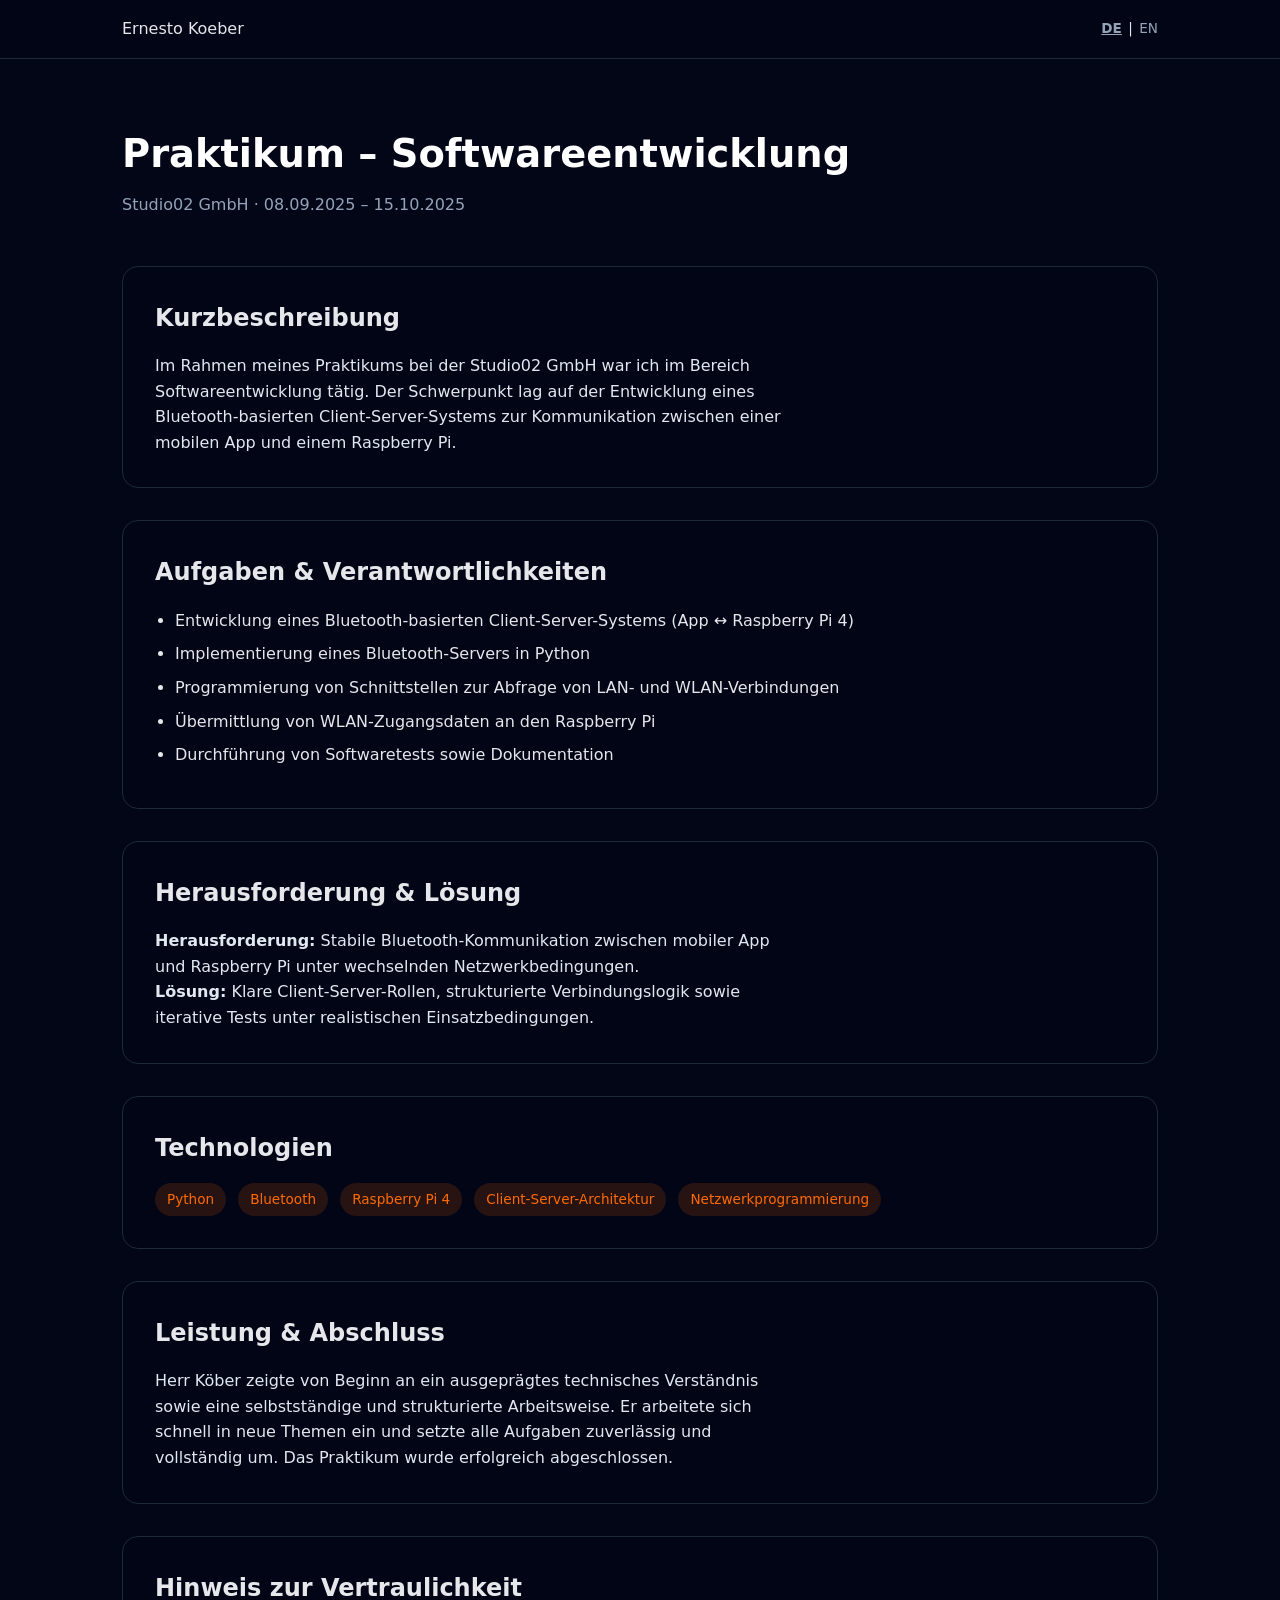
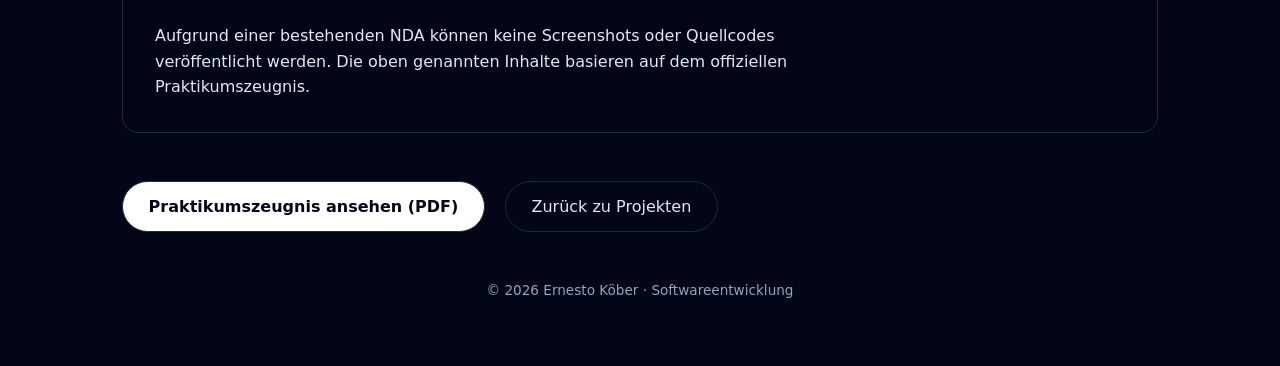
<file: studio02.html>
<!DOCTYPE html>
<html lang="de">
<head>
  <meta charset="UTF-8" />
  <meta name="viewport" content="width=device-width, initial-scale=1.0" />
  <title>Praktikum – Studio02 GmbH</title>
  <meta name="description" content="Praktikum bei der Studio02 GmbH: Entwicklung eines Bluetooth-basierten Client-Server-Systems in Python zwischen mobiler App und Raspberry Pi 4." />
  <link rel="stylesheet" href="studio02.css" />
</head>
<body>
  
  <!-- = Switch = -->
        
  <nav class="top-nav">
    <div class="nav-container">
      <span class="nav-logo">Ernesto Koeber</span>

      <div class="lang-switch">
        <a href="studio02.html" class="active">DE</a>
        <span>|</span>
        <a href="studio02-en.html">EN</a>
      </div>
    </div>
  </nav>

  <main class="container">
    <header>
      <h1>Praktikum – Softwareentwicklung</h1>
      <p>Studio02 GmbH · 08.09.2025 – 15.10.2025</p>
    </header>

    <section>
      <h2>Kurzbeschreibung</h2>
      <p>
        Im Rahmen meines Praktikums bei der Studio02 GmbH war ich im Bereich Softwareentwicklung tätig.
        Der Schwerpunkt lag auf der Entwicklung eines Bluetooth-basierten Client-Server-Systems zur
        Kommunikation zwischen einer mobilen App und einem Raspberry Pi.
      </p>
    </section>

    <section>
      <h2>Aufgaben & Verantwortlichkeiten</h2>
      <ul>
        <li>Entwicklung eines Bluetooth-basierten Client-Server-Systems (App ↔ Raspberry Pi 4)</li>
        <li>Implementierung eines Bluetooth-Servers in Python</li>
        <li>Programmierung von Schnittstellen zur Abfrage von LAN- und WLAN-Verbindungen</li>
        <li>Übermittlung von WLAN-Zugangsdaten an den Raspberry Pi</li>
        <li>Durchführung von Softwaretests sowie Dokumentation</li>
      </ul>
    </section>

    <section>
      <h2>Herausforderung & Lösung</h2>
      <p>
        <strong>Herausforderung:</strong> 
        Stabile Bluetooth-Kommunikation zwischen mobiler App und Raspberry Pi unter 
        wechselnden Netzwerkbedingungen.
      </p>
      
      <p>
        <strong>Lösung:</strong> 
        Klare Client-Server-Rollen, strukturierte Verbindungslogik sowie iterative Tests 
        unter realistischen Einsatzbedingungen.
      </p>
    </section>


    <section>
      <h2>Technologien</h2>
      <div class="stack">
        <span class="badge">Python</span>
        <span class="badge">Bluetooth</span>
        <span class="badge">Raspberry Pi 4</span>
        <span class="badge">Client-Server-Architektur</span>
        <span class="badge">Netzwerkprogrammierung</span>
      </div>
    </section>

    <section>
      <h2>Leistung & Abschluss</h2>
      <p>
        Herr Köber zeigte von Beginn an ein ausgeprägtes technisches Verständnis sowie eine selbstständige
        und strukturierte Arbeitsweise. Er arbeitete sich schnell in neue Themen ein und setzte alle Aufgaben
        zuverlässig und vollständig um. Das Praktikum wurde erfolgreich abgeschlossen.
      </p>
    </section>

    <section>
      <h2>Hinweis zur Vertraulichkeit</h2>
      <p>
        Aufgrund einer bestehenden NDA können keine Screenshots oder Quellcodes veröffentlicht werden.
        Die oben genannten Inhalte basieren auf dem offiziellen Praktikumszeugnis.
      </p>
    </section>

    <div class="cta">
      <a class="btn primary" href="Praktikumszeugnis.pdf" rel="noopener" target="_blank">Praktikumszeugnis ansehen (PDF)</a>
      <a class="btn" href="index.html#projekte">Zurück zu Projekten</a>
    </div>

    <footer>
      © 2026 Ernesto Köber · Softwareentwicklung
    </footer>
  </main>
</body>
</html>
</file>
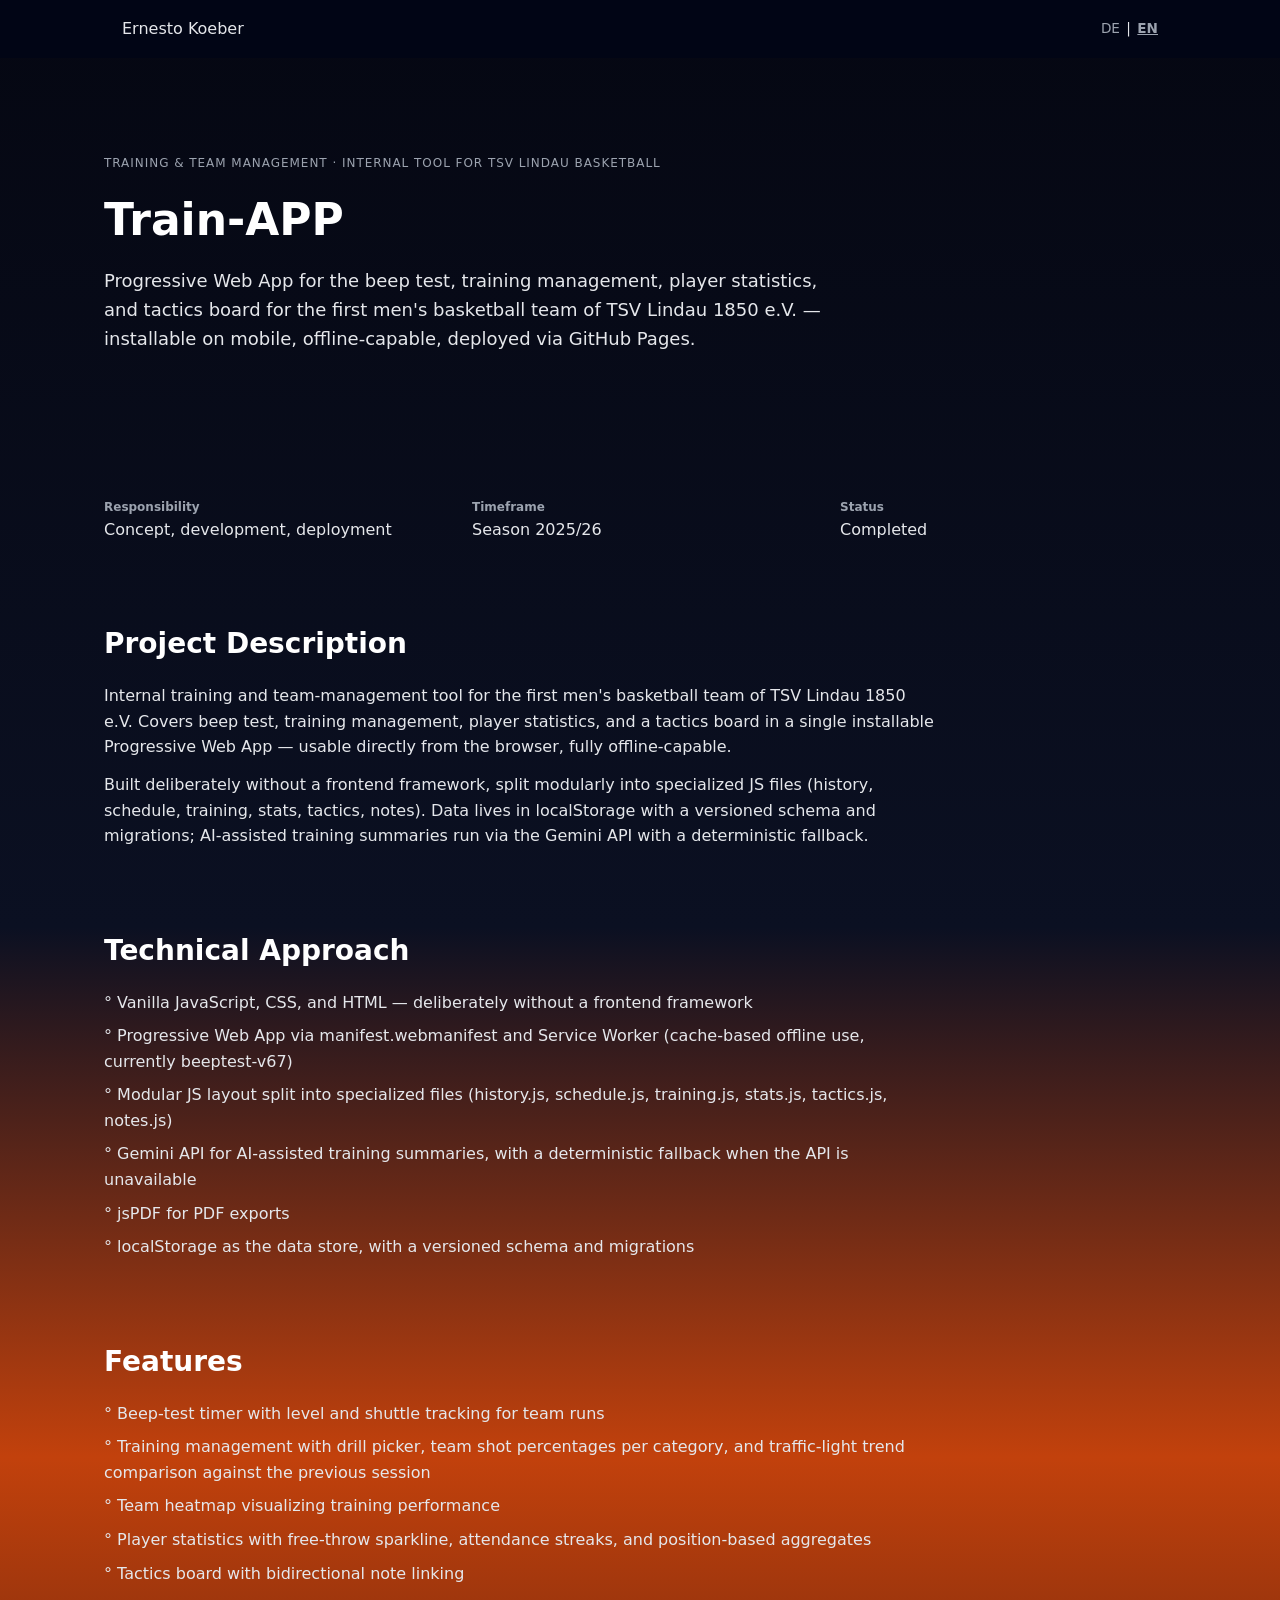
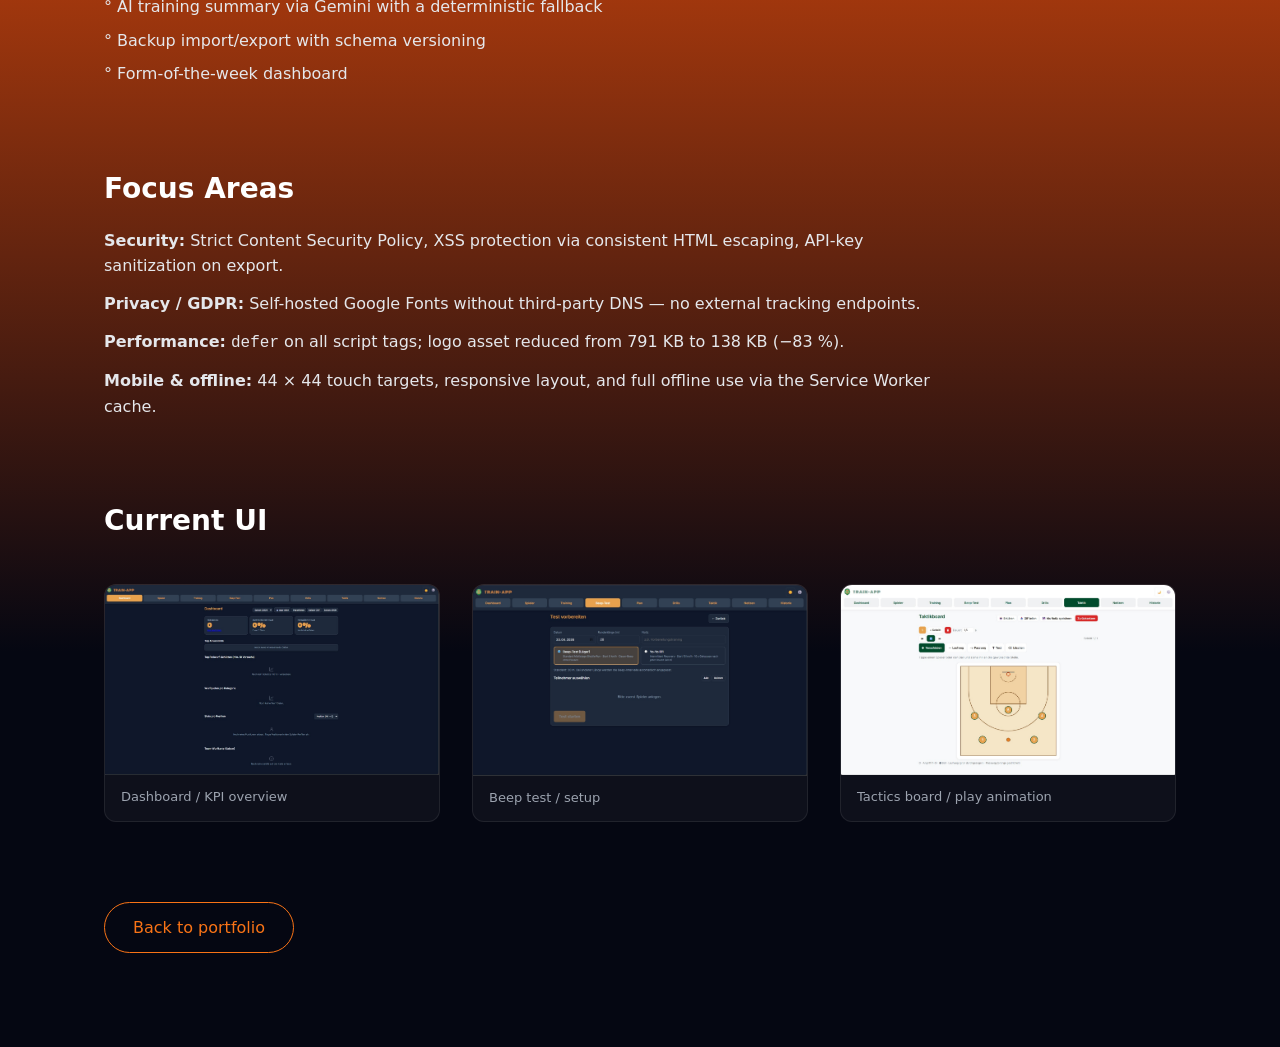
<file: train-app-en.html>
<!DOCTYPE html>
<html lang="en">
<head>
  <meta charset="UTF-8" />
  <title>Train-APP – Project Case Study</title>
  <meta name="viewport" content="width=device-width, initial-scale=1.0" />
  <meta name="description" content="Train-APP — Progressive Web App for beep test, training management, player statistics, tactics board, and AI-assisted training summaries. Internal tool for TSV Lindau Basketball." />
  <link rel="stylesheet" href="vereinswebsite.css" />
</head>
<body>

<!-- = Switch = -->

<nav class="top-nav">
  <div class="nav-container">
    <span class="nav-logo">Ernesto Koeber</span>

    <div class="lang-switch">
      <a href="train-app.html">DE</a>
      <span>|</span>
      <a href="train-app-en.html" class="active">EN</a>
    </div>
  </div>
</nav>


  <!-- HERO -->
  <header class="project-hero">
    <div class="container">
      <p class="project-category">Training & team management · Internal tool for TSV Lindau Basketball</p>
      <h1 class="project-title">Train-APP</h1>
      <p class="project-subtitle">
        Progressive Web App for the beep test, training management,
        player statistics, and tactics board for the first men's
        basketball team of TSV Lindau 1850 e.V. — installable on mobile,
        offline-capable, deployed via GitHub Pages.
      </p>
    </div>
  </header>

  <main class="container">

    <!-- OVERVIEW -->
    <section class="project-overview">
      <div>
        <h3>Responsibility</h3>
        <p>Concept, development, deployment</p>
      </div>
      <div>
        <h3>Timeframe</h3>
        <p>Season 2025/26</p>
      </div>
      <div>
        <h3>Status</h3>
        <p>Completed</p>
      </div>
    </section>

    <!-- DESCRIPTION -->
    <section class="project-section">
      <h2>Project Description</h2>
      <p>
        Internal training and team-management tool for the first men's
        basketball team of TSV Lindau 1850 e.V. Covers beep test,
        training management, player statistics, and a tactics board in a
        single installable Progressive Web App — usable directly from the
        browser, fully offline-capable.
      </p>
      <p>
        Built deliberately without a frontend framework, split modularly
        into specialized JS files (history, schedule, training, stats,
        tactics, notes). Data lives in localStorage with a versioned
        schema and migrations; AI-assisted training summaries run via
        the Gemini API with a deterministic fallback.
      </p>
    </section>

    <!-- TECH -->
    <section class="project-section">
      <h2>Technical Approach</h2>
      <ul class="tech-list">
        <li> ° Vanilla JavaScript, CSS, and HTML — deliberately without a frontend framework</li>
        <li> ° Progressive Web App via manifest.webmanifest and Service Worker (cache-based offline use, currently beeptest-v67)</li>
        <li> ° Modular JS layout split into specialized files (history.js, schedule.js, training.js, stats.js, tactics.js, notes.js)</li>
        <li> ° Gemini API for AI-assisted training summaries, with a deterministic fallback when the API is unavailable</li>
        <li> ° jsPDF for PDF exports</li>
        <li> ° localStorage as the data store, with a versioned schema and migrations</li>
      </ul>
    </section>

    <!-- FEATURES -->
    <section class="project-section">
      <h2>Features</h2>
      <ul class="tech-list">
        <li> ° Beep-test timer with level and shuttle tracking for team runs</li>
        <li> ° Training management with drill picker, team shot percentages per category, and traffic-light trend comparison against the previous session</li>
        <li> ° Team heatmap visualizing training performance</li>
        <li> ° Player statistics with free-throw sparkline, attendance streaks, and position-based aggregates</li>
        <li> ° Tactics board with bidirectional note linking</li>
        <li> ° AI training summary via Gemini with a deterministic fallback</li>
        <li> ° Backup import/export with schema versioning</li>
        <li> ° Form-of-the-week dashboard</li>
      </ul>
    </section>

    <!-- FOCUS -->
    <section class="project-section">
      <h2>Focus Areas</h2>
        <p>
        <strong>Security:</strong>
        Strict Content Security Policy, XSS protection via consistent
        HTML escaping, API-key sanitization on export.
        </p>
        <p>
        <strong>Privacy / GDPR:</strong>
        Self-hosted Google Fonts without third-party DNS — no external
        tracking endpoints.
        </p>
        <p>
        <strong>Performance:</strong>
        <code>defer</code> on all script tags; logo asset reduced from
        791 KB to 138 KB (−83 %).
        </p>
        <p>
        <strong>Mobile & offline:</strong>
        44 × 44 touch targets, responsive layout, and full offline use
        via the Service Worker cache.
        </p>
    </section>

    <!-- SCREENSHOTS -->
    <section id="ui-stand" class="project-section">
      <h2>Current UI</h2>

      <div class="screenshots-grid">
        <figure class="screenshot">
          <img src="trainapp1.jpg" alt="Train-APP dashboard with KPI cards and season statistics">
          <figcaption>Dashboard / KPI overview</figcaption>
        </figure>

        <figure class="screenshot">
          <img src="trainapp2.jpg" alt="Beep test preparation with test variant (Léger / Yo-Yo IR1) and participant selection">
          <figcaption>Beep test / setup</figcaption>
        </figure>

        <figure class="screenshot">
          <img src="trainapp3.jpg" alt="Tactics board with animated plays and note linking">
          <figcaption>Tactics board / play animation</figcaption>
        </figure>
      </div>
    </section>

    <!-- CTA -->
    <section class="project-cta">
      <a href="index-en.html" class="btn-secondary">Back to portfolio</a>
    </section>

  </main>

</body>
</html>
</file>
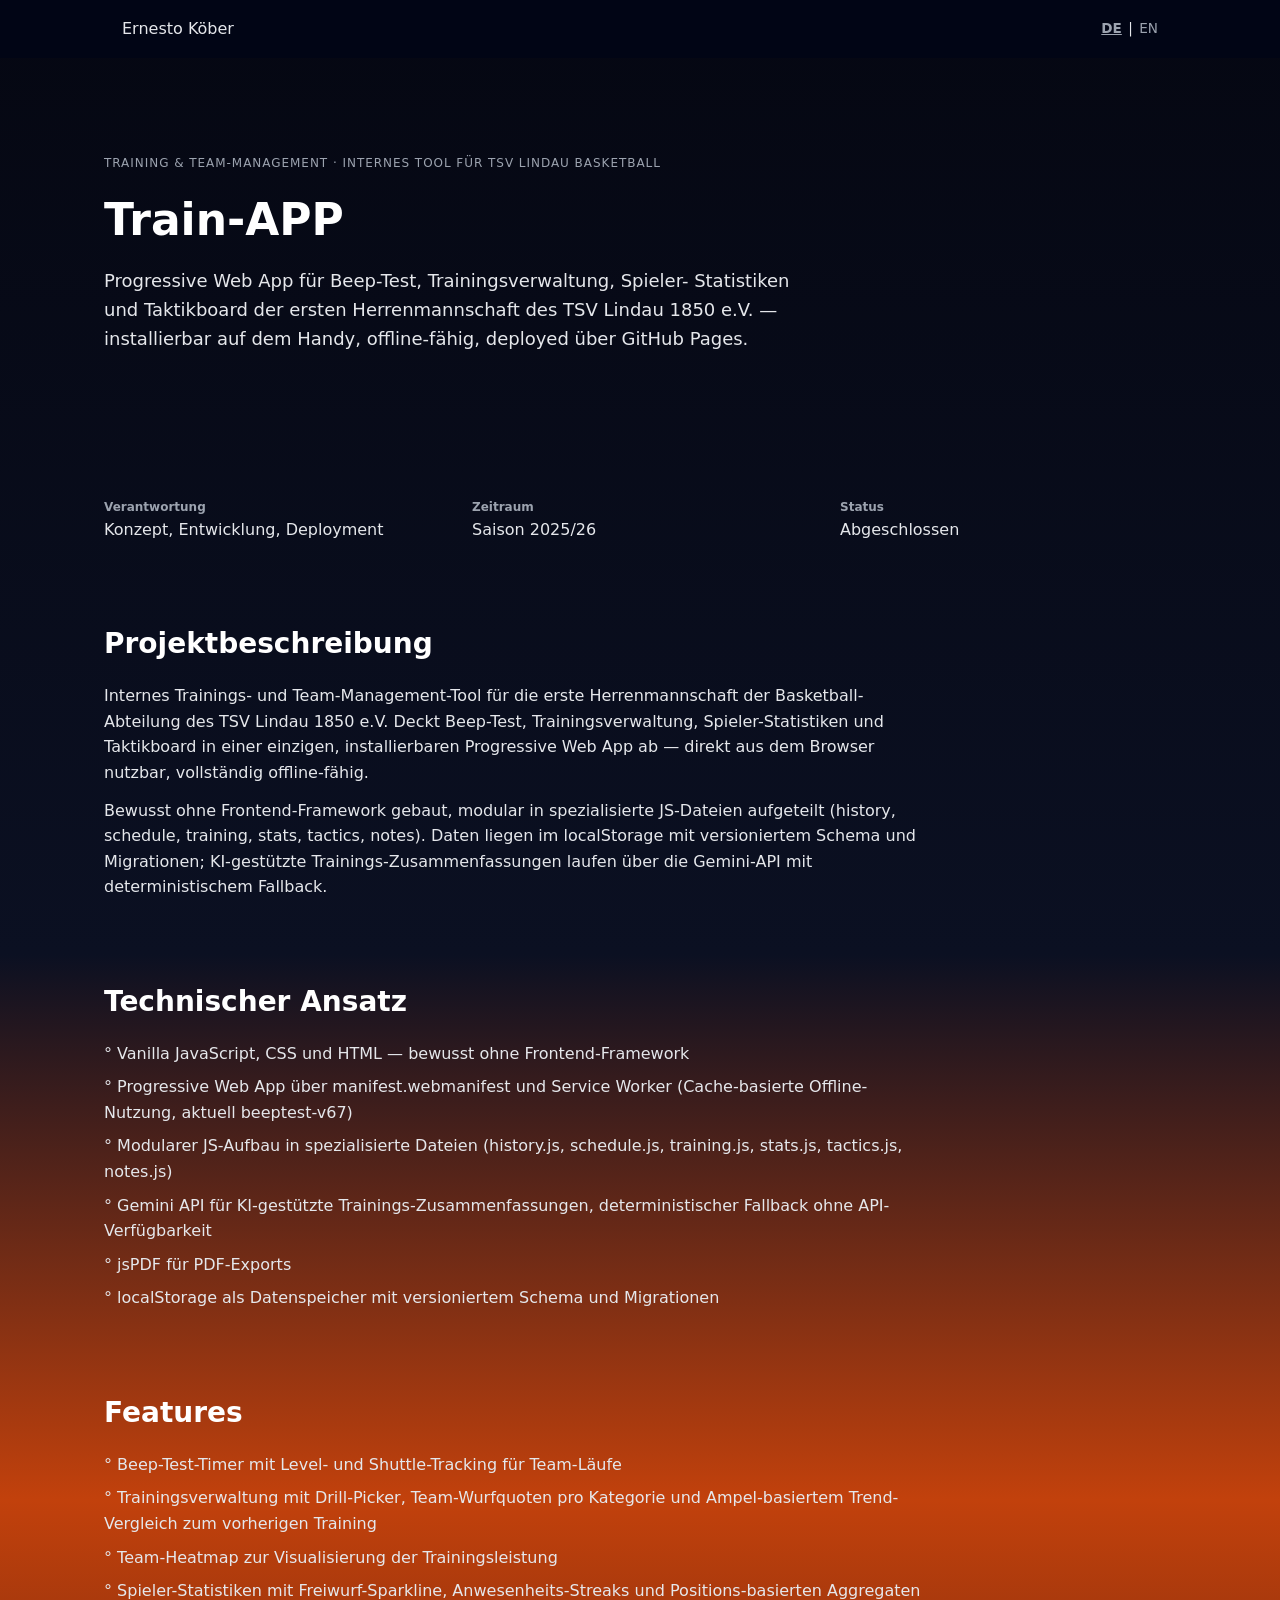
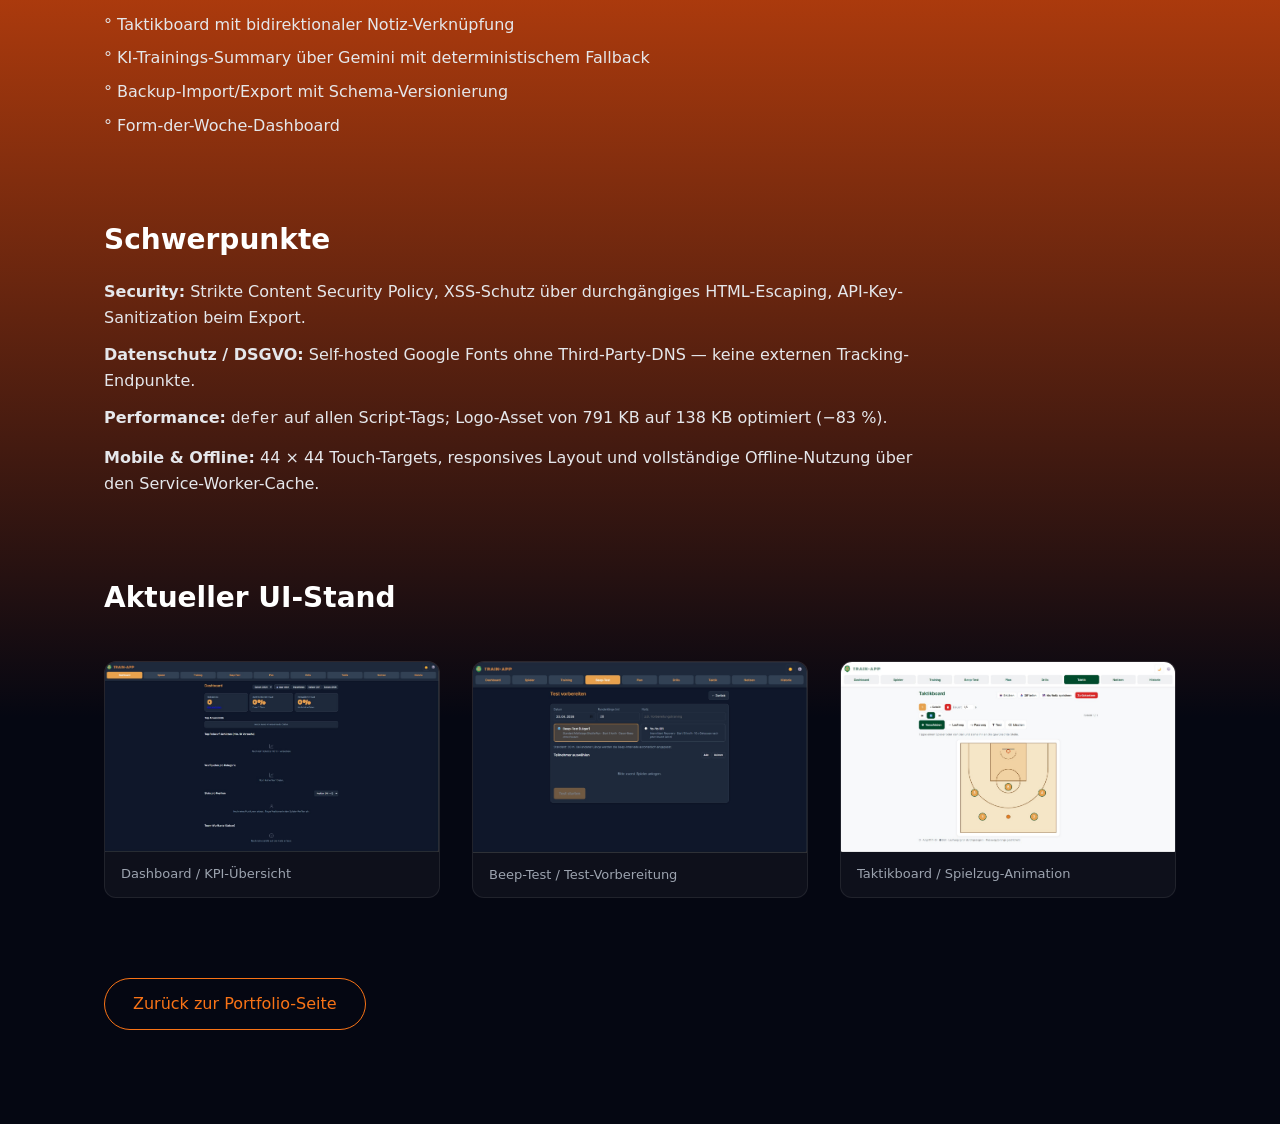
<file: train-app.html>
<!DOCTYPE html>
<html lang="de">
<head>
  <meta charset="UTF-8" />
  <title>Train-APP – Projekt</title>
  <meta name="viewport" content="width=device-width, initial-scale=1.0" />
  <meta name="description" content="Train-APP – Progressive Web App für Beep-Test, Trainingsverwaltung, Spieler-Statistiken, Taktikboard und KI-gestützte Trainings-Summaries. Internes Tool für TSV Lindau Basketball." />
  <link rel="stylesheet" href="vereinswebsite.css" />
</head>
<body>

<!-- = Switch = -->

<nav class="top-nav">
  <div class="nav-container">
    <span class="nav-logo">Ernesto Köber</span>

    <div class="lang-switch">
      <a href="train-app.html" class="active">DE</a>
      <span>|</span>
      <a href="train-app-en.html">EN</a>
    </div>
  </div>
</nav>


  <!-- HERO -->
  <header class="project-hero">
    <div class="container">
      <p class="project-category">Training & Team-Management · Internes Tool für TSV Lindau Basketball</p>
      <h1 class="project-title">Train-APP</h1>
      <p class="project-subtitle">
        Progressive Web App für Beep-Test, Trainingsverwaltung, Spieler-
        Statistiken und Taktikboard der ersten Herrenmannschaft des
        TSV Lindau 1850 e.V. — installierbar auf dem Handy, offline-fähig,
        deployed über GitHub Pages.
      </p>
    </div>
  </header>

  <main class="container">

    <!-- OVERVIEW -->
    <section class="project-overview">
      <div>
        <h3>Verantwortung</h3>
        <p>Konzept, Entwicklung, Deployment</p>
      </div>
      <div>
        <h3>Zeitraum</h3>
        <p>Saison 2025/26</p>
      </div>
      <div>
        <h3>Status</h3>
        <p>Abgeschlossen</p>
      </div>
    </section>

    <!-- DESCRIPTION -->
    <section class="project-section">
      <h2>Projektbeschreibung</h2>
      <p>
        Internes Trainings- und Team-Management-Tool für die erste
        Herrenmannschaft der Basketball-Abteilung des TSV Lindau 1850 e.V.
        Deckt Beep-Test, Trainingsverwaltung, Spieler-Statistiken und
        Taktikboard in einer einzigen, installierbaren Progressive Web App
        ab — direkt aus dem Browser nutzbar, vollständig offline-fähig.
      </p>
      <p>
        Bewusst ohne Frontend-Framework gebaut, modular in spezialisierte
        JS-Dateien aufgeteilt (history, schedule, training, stats, tactics,
        notes). Daten liegen im localStorage mit versioniertem Schema und
        Migrationen; KI-gestützte Trainings-Zusammenfassungen laufen über
        die Gemini-API mit deterministischem Fallback.
      </p>
    </section>

    <!-- TECH -->
    <section class="project-section">
      <h2>Technischer Ansatz</h2>
      <ul class="tech-list">
        <li> ° Vanilla JavaScript, CSS und HTML — bewusst ohne Frontend-Framework</li>
        <li> ° Progressive Web App über manifest.webmanifest und Service Worker (Cache-basierte Offline-Nutzung, aktuell beeptest-v67)</li>
        <li> ° Modularer JS-Aufbau in spezialisierte Dateien (history.js, schedule.js, training.js, stats.js, tactics.js, notes.js)</li>
        <li> ° Gemini API für KI-gestützte Trainings-Zusammenfassungen, deterministischer Fallback ohne API-Verfügbarkeit</li>
        <li> ° jsPDF für PDF-Exports</li>
        <li> ° localStorage als Datenspeicher mit versioniertem Schema und Migrationen</li>
      </ul>
    </section>

    <!-- FEATURES -->
    <section class="project-section">
      <h2>Features</h2>
      <ul class="tech-list">
        <li> ° Beep-Test-Timer mit Level- und Shuttle-Tracking für Team-Läufe</li>
        <li> ° Trainingsverwaltung mit Drill-Picker, Team-Wurfquoten pro Kategorie und Ampel-basiertem Trend-Vergleich zum vorherigen Training</li>
        <li> ° Team-Heatmap zur Visualisierung der Trainingsleistung</li>
        <li> ° Spieler-Statistiken mit Freiwurf-Sparkline, Anwesenheits-Streaks und Positions-basierten Aggregaten</li>
        <li> ° Taktikboard mit bidirektionaler Notiz-Verknüpfung</li>
        <li> ° KI-Trainings-Summary über Gemini mit deterministischem Fallback</li>
        <li> ° Backup-Import/Export mit Schema-Versionierung</li>
        <li> ° Form-der-Woche-Dashboard</li>
      </ul>
    </section>

    <!-- FOCUS -->
    <section class="project-section">
      <h2>Schwerpunkte</h2>
        <p>
        <strong>Security:</strong>
        Strikte Content Security Policy, XSS-Schutz über durchgängiges
        HTML-Escaping, API-Key-Sanitization beim Export.
        </p>
        <p>
        <strong>Datenschutz / DSGVO:</strong>
        Self-hosted Google Fonts ohne Third-Party-DNS — keine externen
        Tracking-Endpunkte.
        </p>
        <p>
        <strong>Performance:</strong>
        <code>defer</code> auf allen Script-Tags; Logo-Asset von 791 KB
        auf 138 KB optimiert (−83 %).
        </p>
        <p>
        <strong>Mobile & Offline:</strong>
        44 × 44 Touch-Targets, responsives Layout und vollständige
        Offline-Nutzung über den Service-Worker-Cache.
        </p>
    </section>

    <!-- SCREENSHOTS -->
    <section id="ui-stand" class="project-section">
      <h2>Aktueller UI-Stand</h2>

      <div class="screenshots-grid">
        <figure class="screenshot">
          <img src="trainapp1.jpg" alt="Train-APP-Dashboard mit KPI-Karten und Saison-Statistiken">
          <figcaption>Dashboard / KPI-Übersicht</figcaption>
        </figure>

        <figure class="screenshot">
          <img src="trainapp2.jpg" alt="Beep-Test-Vorbereitung mit Test-Variante (Léger / Yo-Yo IR1) und Teilnehmer-Auswahl">
          <figcaption>Beep-Test / Test-Vorbereitung</figcaption>
        </figure>

        <figure class="screenshot">
          <img src="trainapp3.jpg" alt="Taktikboard mit animierten Spielzügen und Notiz-Verknüpfung">
          <figcaption>Taktikboard / Spielzug-Animation</figcaption>
        </figure>
      </div>
    </section>

    <!-- CTA -->
    <section class="project-cta">
      <a href="index.html" class="btn-secondary">Zurück zur Portfolio-Seite</a>
    </section>

  </main>

</body>
</html>
</file>
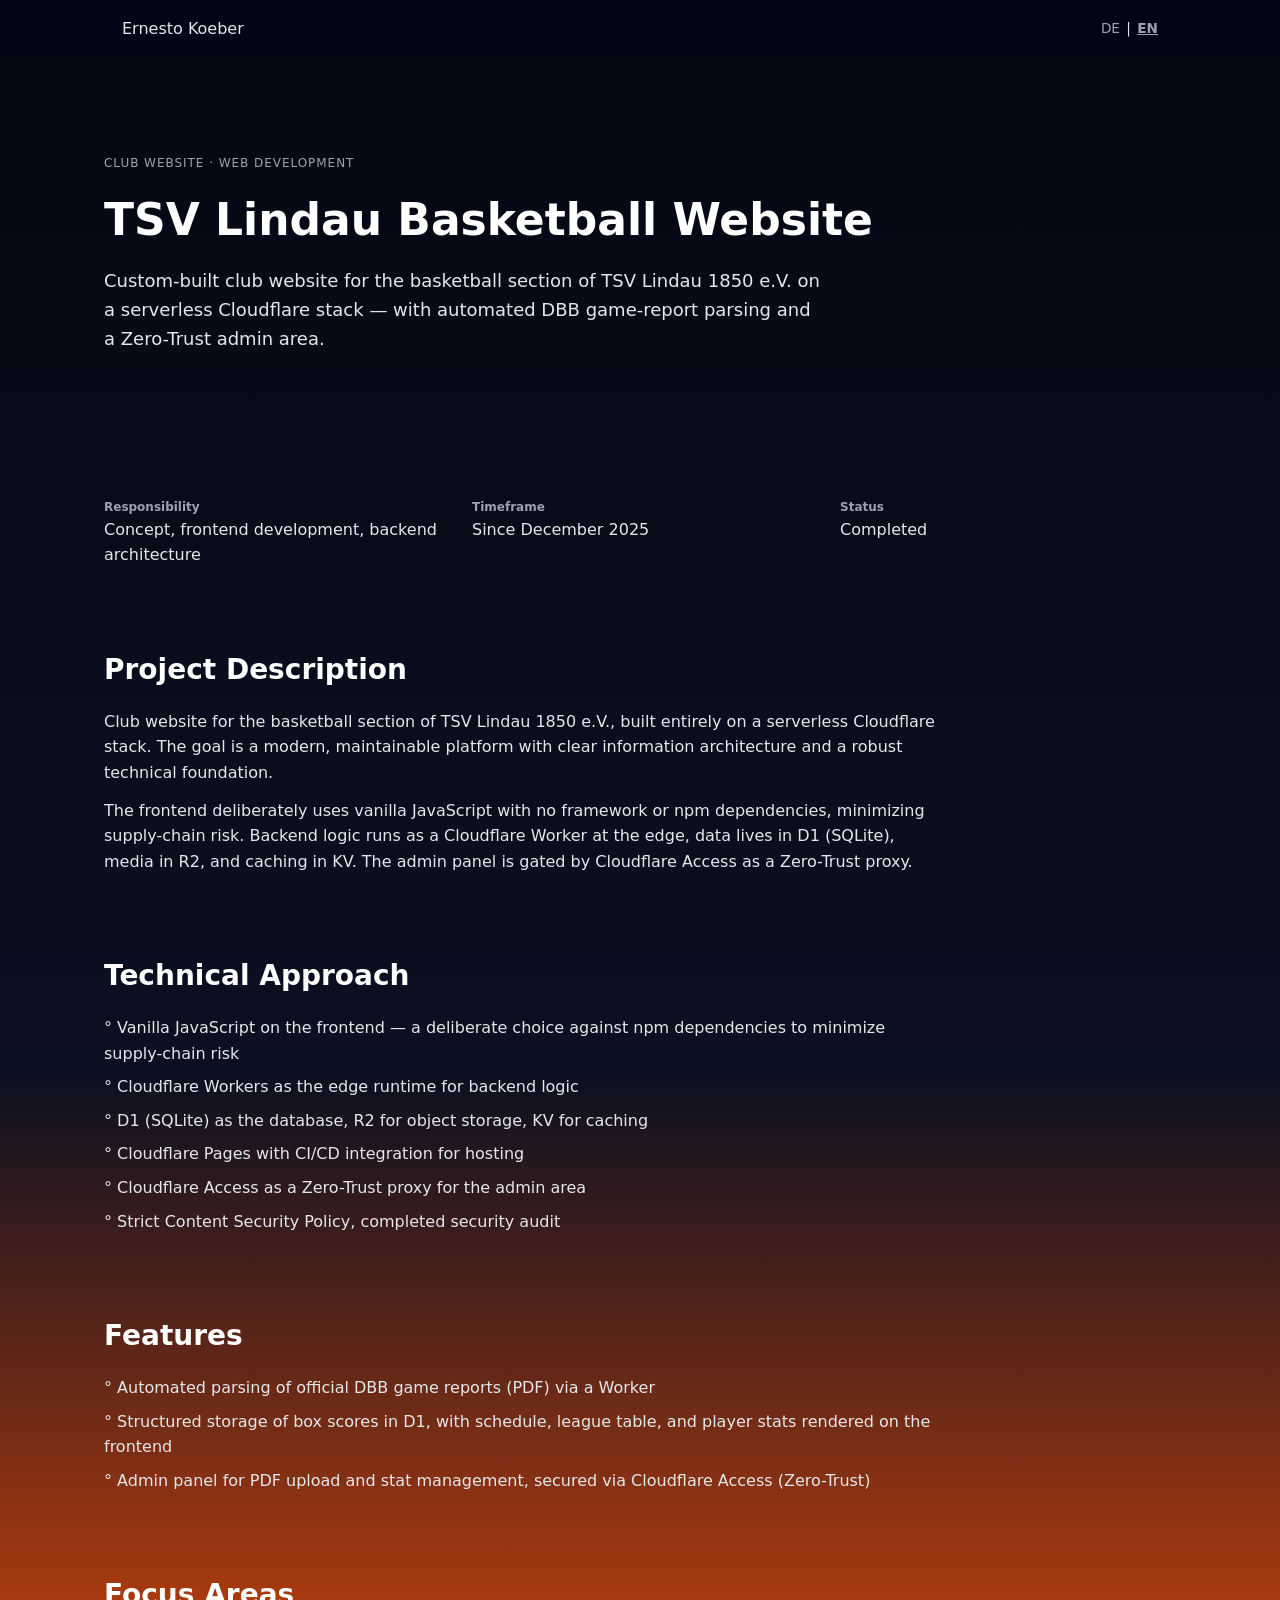
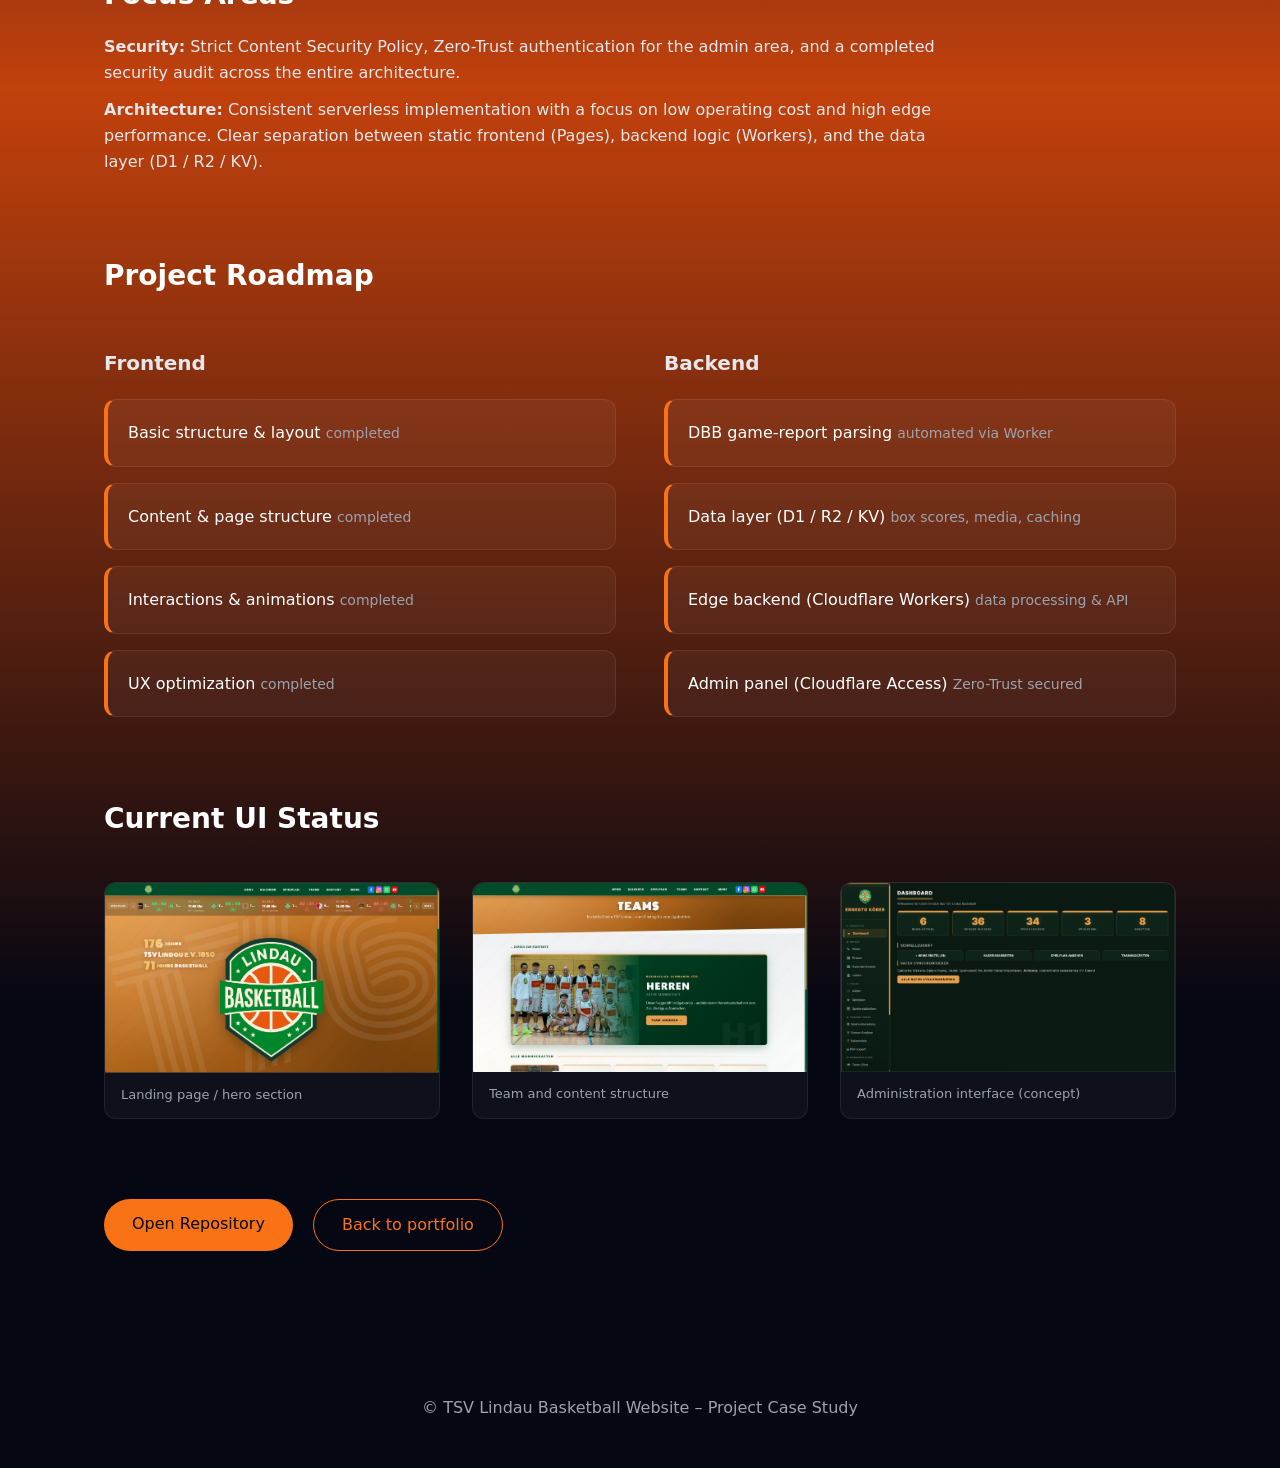
<file: vereinswebsite-en.html>
<!DOCTYPE html>
<html lang="en">
<head>
  <meta charset="UTF-8" />
  <title>TSV Lindau Basketball Website – Project Case Study</title>
  <meta name="viewport" content="width=device-width, initial-scale=1.0" />
  <meta name="description" content="Club website for TSV Lindau Basketball on a serverless Cloudflare stack: vanilla JS frontend, Workers + D1 + R2 + KV backend, Zero-Trust admin via Cloudflare Access." />
  <link rel="stylesheet" href="vereinswebsite.css" />
</head>
<body>

<!-- = Switch = -->
        
<nav class="top-nav">
  <div class="nav-container">
    <span class="nav-logo">Ernesto Koeber</span>

    <div class="lang-switch">
      <a href="vereinswebsite.html">DE</a>
      <span>|</span>
      <a href="vereinswebsite-en.html" class="active">EN</a>
    </div>
  </div>
</nav>

 
  <!-- HERO -->
  <header class="project-hero">
    <div class="container">
      <p class="project-category">Club Website · Web Development</p>
      <h1 class="project-title">TSV Lindau Basketball Website</h1>
      <p class="project-subtitle">
        Custom-built club website for the basketball section of TSV Lindau
        1850 e.V. on a serverless Cloudflare stack — with automated DBB
        game-report parsing and a Zero-Trust admin area.
      </p>
    </div>
  </header>

  <main class="container">

    <!-- OVERVIEW -->
    <section class="project-overview">
      <div>
        <h3>Responsibility</h3>
        <p>Concept, frontend development, backend architecture</p>
      </div>
      <div>
        <h3>Timeframe</h3>
        <p>Since December 2025</p>
      </div>
      <div>
        <h3>Status</h3>
        <p>Completed</p>
      </div>
    </section>

    <!-- DESCRIPTION -->
    <section class="project-section">
      <h2>Project Description</h2>
      <p>
        Club website for the basketball section of TSV Lindau 1850 e.V.,
        built entirely on a serverless Cloudflare stack. The goal is a
        modern, maintainable platform with clear information architecture
        and a robust technical foundation.
      </p>
      <p>
        The frontend deliberately uses vanilla JavaScript with no framework
        or npm dependencies, minimizing supply-chain risk. Backend logic
        runs as a Cloudflare Worker at the edge, data lives in D1 (SQLite),
        media in R2, and caching in KV. The admin panel is gated by
        Cloudflare Access as a Zero-Trust proxy.
      </p>
    </section>

    <!-- TECH -->
    <section class="project-section">
      <h2>Technical Approach</h2>
      <ul class="tech-list">
        <li> ° Vanilla JavaScript on the frontend — a deliberate choice against npm dependencies to minimize supply-chain risk</li>
        <li> ° Cloudflare Workers as the edge runtime for backend logic</li>
        <li> ° D1 (SQLite) as the database, R2 for object storage, KV for caching</li>
        <li> ° Cloudflare Pages with CI/CD integration for hosting</li>
        <li> ° Cloudflare Access as a Zero-Trust proxy for the admin area</li>
        <li> ° Strict Content Security Policy, completed security audit</li>
      </ul>
    </section>

    <!-- FEATURES -->
    <section class="project-section">
      <h2>Features</h2>
      <ul class="tech-list">
        <li> ° Automated parsing of official DBB game reports (PDF) via a Worker</li>
        <li> ° Structured storage of box scores in D1, with schedule, league table, and player stats rendered on the frontend</li>
        <li> ° Admin panel for PDF upload and stat management, secured via Cloudflare Access (Zero-Trust)</li>
      </ul>
    </section>

    <!-- FOCUS -->
    <section class="project-section">
      <h2>Focus Areas</h2>
        <p>
        <strong>Security:</strong>
        Strict Content Security Policy, Zero-Trust authentication for the
        admin area, and a completed security audit across the entire
        architecture.
        </p>
        <p>
        <strong>Architecture:</strong>
        Consistent serverless implementation with a focus on low operating
        cost and high edge performance. Clear separation between static
        frontend (Pages), backend logic (Workers), and the data layer
        (D1 / R2 / KV).
        </p>
    </section>

    <!-- ROADMAP -->
    <section class="project-section">
      <h2>Project Roadmap</h2>

      <div class="roadmap-wrapper">

        <!-- Frontend -->
        <div class="roadmap-block">
          <h3 class="roadmap-title">Frontend</h3>
          <div class="roadmap">
            <div class="roadmap-step completed">
              <span class="step-title">Basic structure & layout</span>
              <span class="step-status">completed</span>
            </div>
            <div class="roadmap-step completed">
              <span class="step-title">Content & page structure</span>
              <span class="step-status">completed</span>
            </div>
            <div class="roadmap-step completed">
              <span class="step-title">Interactions & animations</span>
              <span class="step-status">completed</span>
            </div>
            <div class="roadmap-step completed">
              <span class="step-title">UX optimization</span>
              <span class="step-status">completed</span>
            </div>
          </div>
        </div>

        <!-- Backend -->
        <div class="roadmap-block">
          <h3 class="roadmap-title">Backend</h3>
          <div class="roadmap">
            <div class="roadmap-step completed">
              <span class="step-title">DBB game-report parsing</span>
              <span class="step-status">automated via Worker</span>
            </div>
            <div class="roadmap-step completed">
              <span class="step-title">Data layer (D1 / R2 / KV)</span>
              <span class="step-status">box scores, media, caching</span>
            </div>
            <div class="roadmap-step completed">
              <span class="step-title">Edge backend (Cloudflare Workers)</span>
              <span class="step-status">data processing & API</span>
            </div>
            <div class="roadmap-step completed">
              <span class="step-title">Admin panel (Cloudflare Access)</span>
              <span class="step-status">Zero-Trust secured</span>
            </div>
          </div>
        </div>

      </div>
    </section>

    <!-- SCREENSHOTS -->
    <section id="ui-stand" class="project-section">
      <h2>Current UI Status</h2>

      <div class="screenshots-grid">
        <figure class="screenshot">
          <img src="tsvlindauwebseite1.jpg" alt="Landing page of the TSV Lindau Basketball website">
          <figcaption>Landing page / hero section</figcaption>
        </figure>

        <figure class="screenshot">
          <img src="tsvlindauwebseite2.jpg" alt="Team and content structure">
          <figcaption>Team and content structure</figcaption>
        </figure>

        <figure class="screenshot">
          <img src="tsvlindauwebseite3.jpg" alt="Administration interface (concept)">
          <figcaption>Administration interface (concept)</figcaption>
        </figure>
      </div>
    </section>

    <!-- CTA -->
    <section class="project-cta">
      <a href="https://github.com/Ernestokoeber/TSVLindauHomepage" class="btn-primary" target="_blank" rel="noopener">Open Repository</a>
      <a href="index-en.html" class="btn-secondary">Back to portfolio</a>
    </section>

  </main>
  
  <footer class="footer">
    © TSV Lindau Basketball Website – Project Case Study
  </footer>
</body>
</html>
</file>
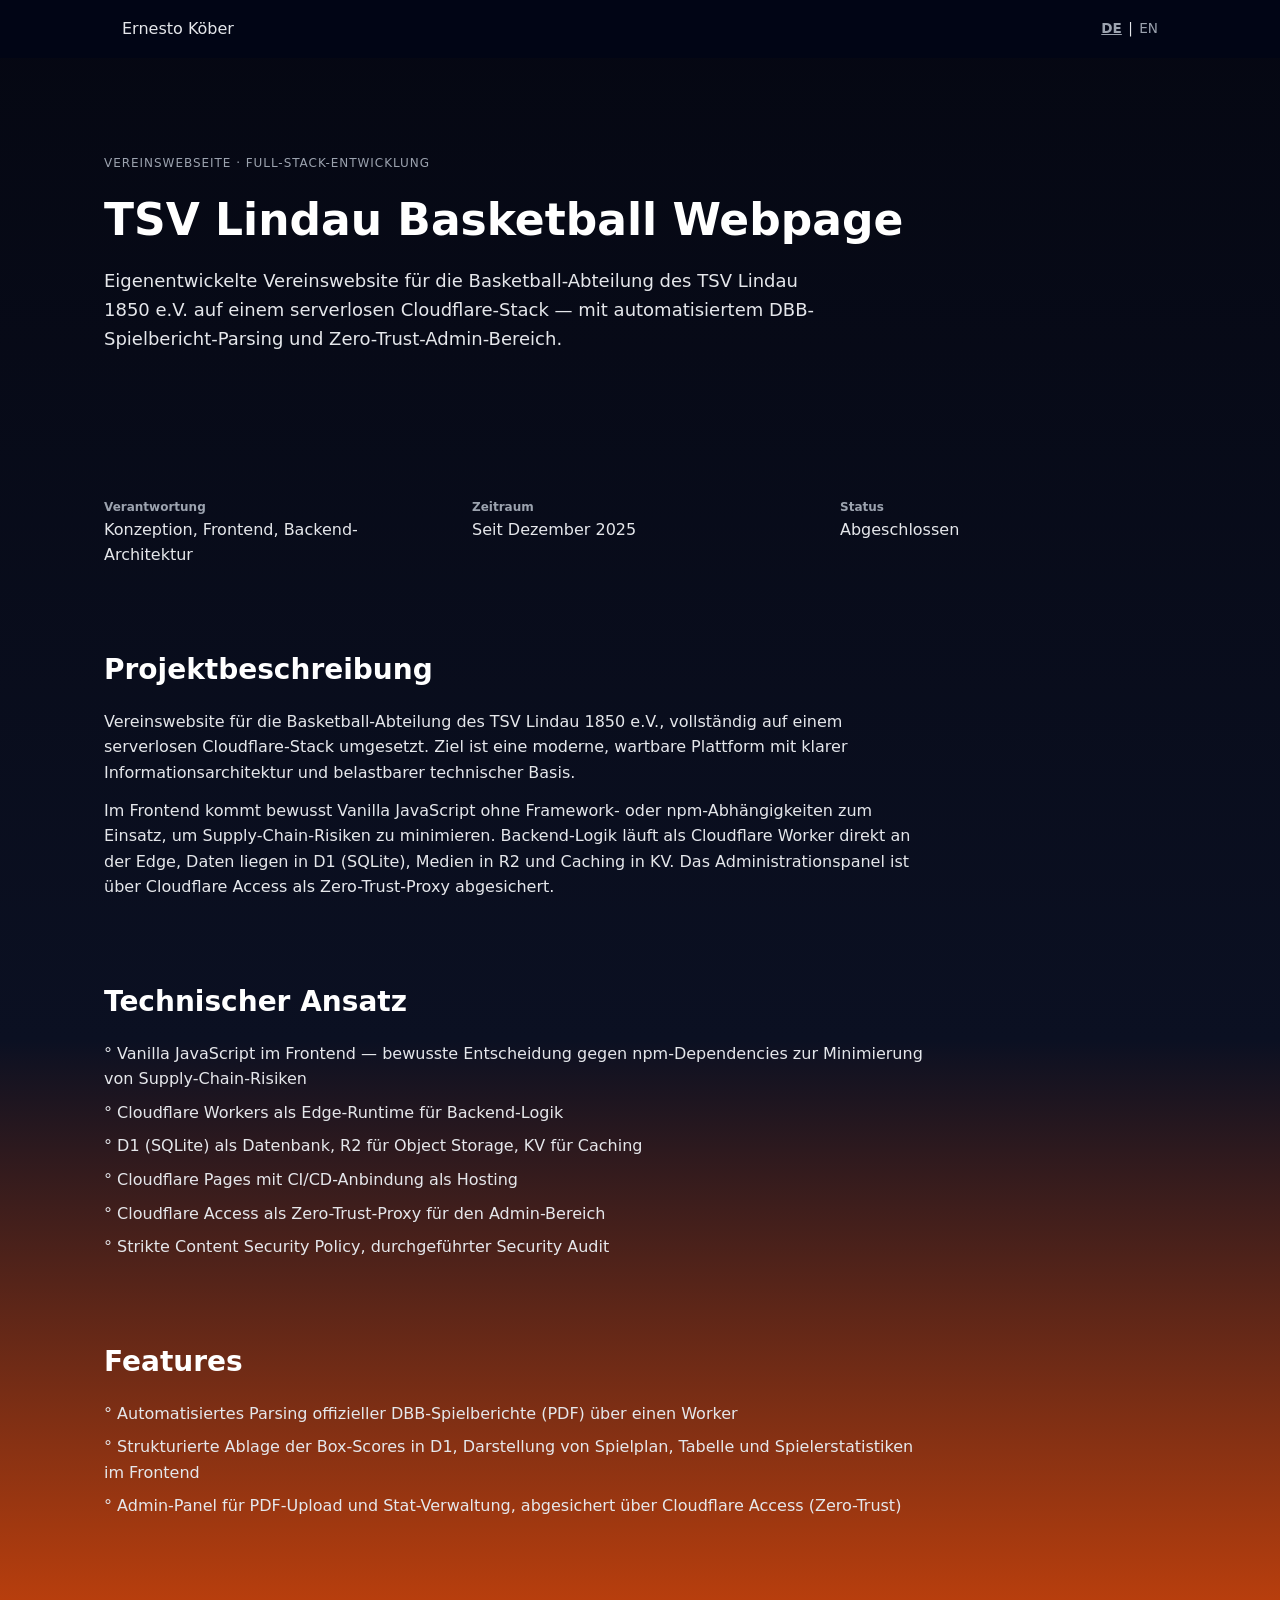
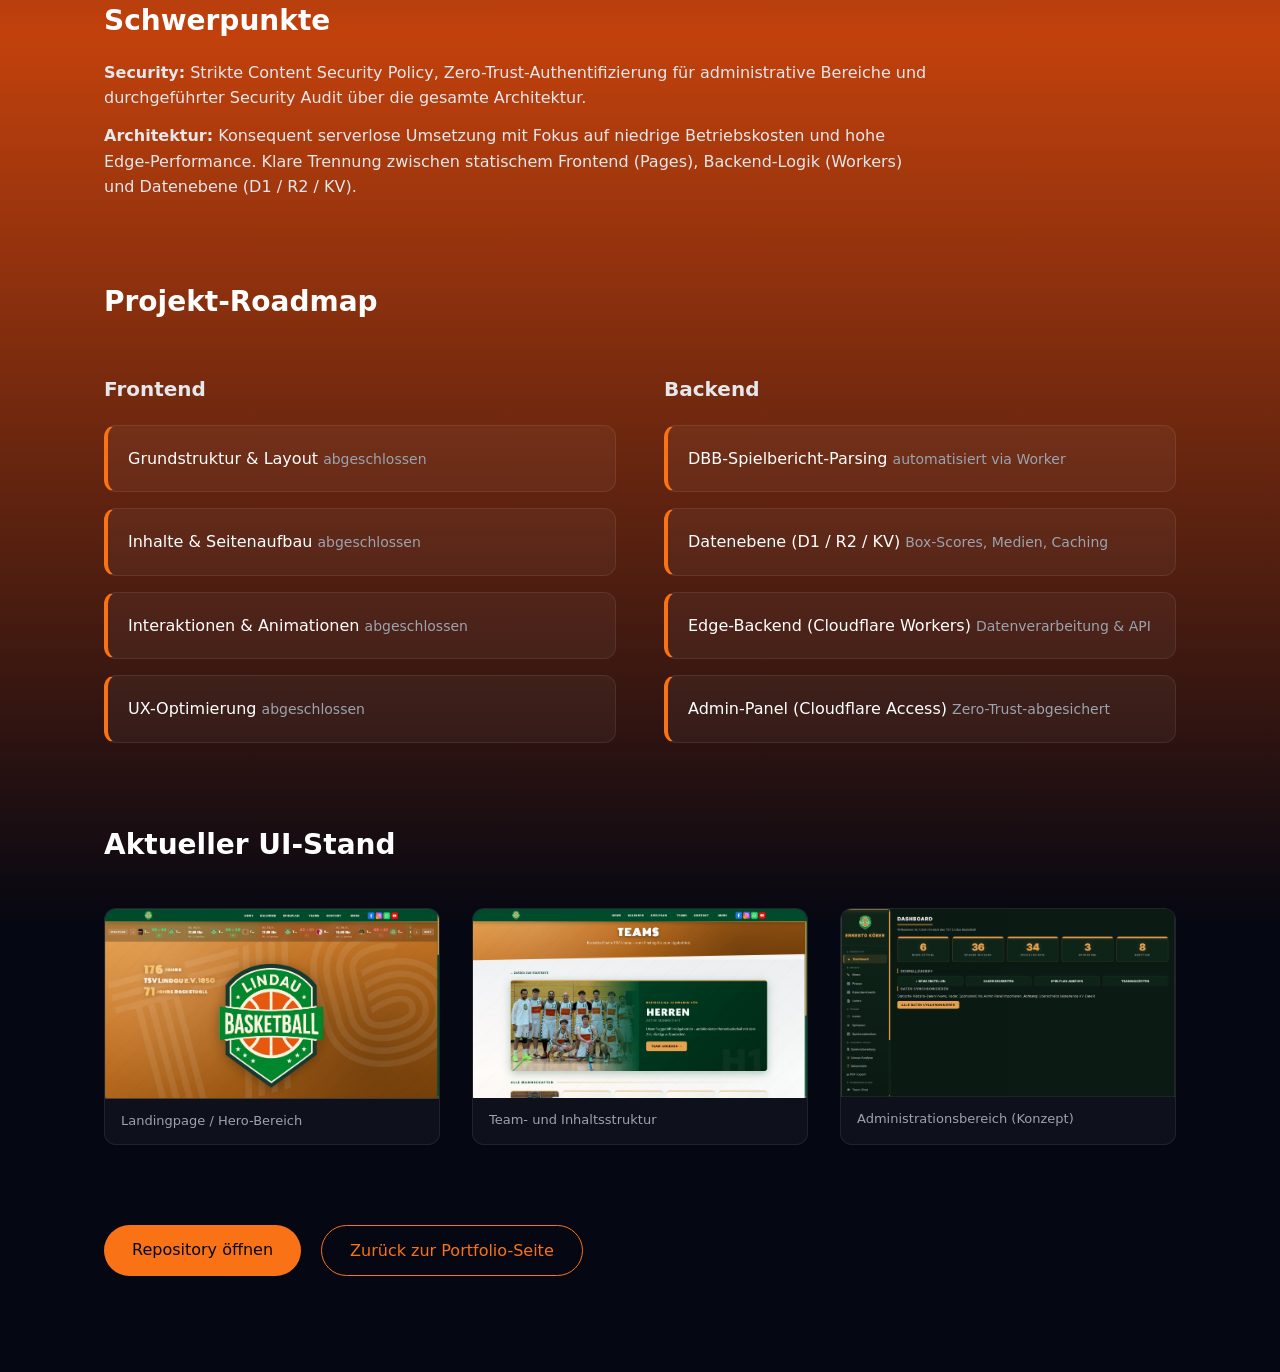
<file: vereinswebsite.html>
<!DOCTYPE html>
<html lang="de">
<head>
  <meta charset="UTF-8" />
  <title>TSV Lindau Basketball Webpage – Projekt</title>
  <meta name="viewport" content="width=device-width, initial-scale=1.0" />
  <meta name="description" content="Vereinswebsite des TSV Lindau Basketball auf serverlosem Cloudflare-Stack: Vanilla-JS-Frontend, Workers + D1 + R2 + KV im Backend, Zero-Trust-Admin via Cloudflare Access." />
  <link rel="stylesheet" href="vereinswebsite.css" />
</head>
<body>

<!-- = Switch = -->
        
<nav class="top-nav">
  <div class="nav-container">
    <span class="nav-logo">Ernesto Köber</span>

    <div class="lang-switch">
      <a href="vereinswebsite.html" class="active">DE</a>
      <span>|</span>
      <a href="vereinswebsite-en.html">EN</a>
    </div>
  </div>
</nav>


  <!-- HERO -->
  <header class="project-hero">
    <div class="container">
      <p class="project-category">Vereinswebseite · Full-Stack-Entwicklung</p>
      <h1 class="project-title">TSV Lindau Basketball Webpage</h1>
      <p class="project-subtitle">
        Eigenentwickelte Vereinswebsite für die Basketball-Abteilung des
        TSV Lindau 1850 e.V. auf einem serverlosen Cloudflare-Stack —
        mit automatisiertem DBB-Spielbericht-Parsing und Zero-Trust-Admin-Bereich.
      </p>
    </div>
  </header>

  <main class="container">

    <!-- OVERVIEW -->
    <section class="project-overview">
      <div>
        <h3>Verantwortung</h3>
        <p>Konzeption, Frontend, Backend-Architektur</p>
      </div>
      <div>
        <h3>Zeitraum</h3>
        <p>Seit Dezember 2025</p>
      </div>
      <div>
        <h3>Status</h3>
        <p>Abgeschlossen</p>
      </div>
    </section>

    <!-- DESCRIPTION -->
    <section class="project-section">
      <h2>Projektbeschreibung</h2>
      <p>
        Vereinswebsite für die Basketball-Abteilung des TSV Lindau 1850 e.V.,
        vollständig auf einem serverlosen Cloudflare-Stack umgesetzt. Ziel
        ist eine moderne, wartbare Plattform mit klarer Informationsarchitektur
        und belastbarer technischer Basis.
      </p>
      <p>
        Im Frontend kommt bewusst Vanilla JavaScript ohne Framework- oder
        npm-Abhängigkeiten zum Einsatz, um Supply-Chain-Risiken zu minimieren.
        Backend-Logik läuft als Cloudflare Worker direkt an der Edge, Daten
        liegen in D1 (SQLite), Medien in R2 und Caching in KV. Das
        Administrationspanel ist über Cloudflare Access als Zero-Trust-Proxy
        abgesichert.
      </p>
    </section>

    <!-- TECH -->
    <section class="project-section">
      <h2>Technischer Ansatz</h2>
      <ul class="tech-list">
        <li> ° Vanilla JavaScript im Frontend — bewusste Entscheidung gegen npm-Dependencies zur Minimierung von Supply-Chain-Risiken</li>
        <li> ° Cloudflare Workers als Edge-Runtime für Backend-Logik</li>
        <li> ° D1 (SQLite) als Datenbank, R2 für Object Storage, KV für Caching</li>
        <li> ° Cloudflare Pages mit CI/CD-Anbindung als Hosting</li>
        <li> ° Cloudflare Access als Zero-Trust-Proxy für den Admin-Bereich</li>
        <li> ° Strikte Content Security Policy, durchgeführter Security Audit</li>
      </ul>
    </section>

    <!-- FEATURES -->
    <section class="project-section">
      <h2>Features</h2>
      <ul class="tech-list">
        <li> ° Automatisiertes Parsing offizieller DBB-Spielberichte (PDF) über einen Worker</li>
        <li> ° Strukturierte Ablage der Box-Scores in D1, Darstellung von Spielplan, Tabelle und Spielerstatistiken im Frontend</li>
        <li> ° Admin-Panel für PDF-Upload und Stat-Verwaltung, abgesichert über Cloudflare Access (Zero-Trust)</li>
      </ul>
    </section>

    <!-- FOCUS -->
    <section class="project-section">
      <h2>Schwerpunkte</h2>
        <p>
        <strong>Security:</strong>
        Strikte Content Security Policy, Zero-Trust-Authentifizierung für
        administrative Bereiche und durchgeführter Security Audit über die
        gesamte Architektur.
        </p>
        <p>
        <strong>Architektur:</strong>
        Konsequent serverlose Umsetzung mit Fokus auf niedrige Betriebskosten
        und hohe Edge-Performance. Klare Trennung zwischen statischem Frontend
        (Pages), Backend-Logik (Workers) und Datenebene (D1 / R2 / KV).
        </p>
    </section>

    <!-- ROADMAP -->
    <section class="project-section">
      <h2>Projekt-Roadmap</h2>

      <div class="roadmap-wrapper">

        <!-- Frontend -->
        <div class="roadmap-block">
          <h3 class="roadmap-title">Frontend</h3>
          <div class="roadmap">
            <div class="roadmap-step completed">
              <span class="step-title">Grundstruktur & Layout</span>
              <span class="step-status">abgeschlossen</span>
            </div>
            <div class="roadmap-step completed">
              <span class="step-title">Inhalte & Seitenaufbau</span>
              <span class="step-status">abgeschlossen</span>
            </div>
            <div class="roadmap-step completed">
              <span class="step-title">Interaktionen & Animationen</span>
              <span class="step-status">abgeschlossen</span>
            </div>
            <div class="roadmap-step completed">
              <span class="step-title">UX-Optimierung</span>
              <span class="step-status">abgeschlossen</span>
            </div>
          </div>
        </div>

        <!-- Backend -->
        <div class="roadmap-block">
          <h3 class="roadmap-title">Backend</h3>
          <div class="roadmap">
            <div class="roadmap-step completed">
              <span class="step-title">DBB-Spielbericht-Parsing</span>
              <span class="step-status">automatisiert via Worker</span>
            </div>
            <div class="roadmap-step completed">
              <span class="step-title">Datenebene (D1 / R2 / KV)</span>
              <span class="step-status">Box-Scores, Medien, Caching</span>
            </div>
            <div class="roadmap-step completed">
              <span class="step-title">Edge-Backend (Cloudflare Workers)</span>
              <span class="step-status">Datenverarbeitung & API</span>
            </div>
            <div class="roadmap-step completed">
              <span class="step-title">Admin-Panel (Cloudflare Access)</span>
              <span class="step-status">Zero-Trust-abgesichert</span>
            </div>
          </div>
        </div>

      </div>
    </section>

    <!-- SCREENSHOTS -->
    <section id="ui-stand" class="project-section">
      <h2>Aktueller UI-Stand</h2>

      <div class="screenshots-grid">
        <figure class="screenshot">
          <img src="tsvlindauwebseite1.jpg" alt="Landingpage der TSV Lindau Basketball Webpage">
          <figcaption>Landingpage / Hero-Bereich</figcaption>
        </figure>

        <figure class="screenshot">
          <img src="tsvlindauwebseite2.jpg" alt="Team- und Inhaltsstruktur">
          <figcaption>Team- und Inhaltsstruktur</figcaption>
        </figure>

        <figure class="screenshot">
          <img src="tsvlindauwebseite3.jpg" alt="Adminbereich Konzept">
          <figcaption>Administrationsbereich (Konzept)</figcaption>
        </figure>
      </div>
    </section>

    <!-- CTA -->
    <section class="project-cta">
      <a href="https://github.com/Ernestokoeber/TSVLindauHomepage" class="btn-primary" target="_blank" rel="noopener">Repository öffnen</a>
      <a href="index.html" class="btn-secondary">Zurück zur Portfolio-Seite</a>
    </section>

  </main>

</body>
</html>
</file>
<file: landingpage.css>
/* ================= VARIABLES ================= */
:root {
    --accent: #ff6a00;
    --accent-dark: #b83200;

    --bg-dark: #020617;
    --bg-card: rgba(2, 6, 23, 0.85);

    --text-main: #e5e7eb;
    --text-muted: #94a3b8;

    --border: #1e293b;
}

/* ================= RESET ================= */
* {
    margin: 0;
    padding: 0;
    box-sizing: border-box;
}

main {
    width: 100%;
    max-width: 100%;
    margin: 0 auto;
}

html {
    width: 100%;
    max-width: 100%;
    overflow-x: hidden;
    scroll-behavior: smooth;
}

body {
    width: 100%;
    max-width: 100%;
    overflow-x: hidden;
    font-family: 'Inter', sans-serif;
    background: var(--bg-dark);
    color: var(--text-main);
    line-height: 1.6;
}

a {
    color: var(--accent);
    text-decoration: none;
}

ul {
    list-style: none;
}

/* ================= NAV ================= */
.top-nav {
    position: sticky;
    top: 0;
    z-index: 1000;
    background: rgba(2, 6, 23, 0.9);
    backdrop-filter: blur(0.375rem);
    border-bottom: 0.0625rem solid var(--border);
}

.nav-container {
    max-width: 68.75rem;
    margin: 0 auto;
    padding: 1rem 2rem;
    display: flex;
    justify-content: space-between;
    align-items: center;
}

.nav-links {
    display: flex;
    gap: 1.5rem;
}

.nav-links a {
    color: var(--text-muted);
    font-size: 0.9rem;
}

/* ================= MOBILE NAV ================= */

.nav-toggle {
    display: none;
    background: none;
    border: none;
    cursor: pointer;
}

.nav-toggle span {
    display: block;
    width: 1.5rem;
    height: 0.125rem;
    background: #ffffff;
    margin: 0.35rem 0;
}

/* Mobile Menu */
.mobile-nav {
    display: none;
    flex-direction: column;
    background: rgba(2, 6, 23, 0.98);
    border-bottom: 0.0625rem solid var(--border);
}

.mobile-nav a {
    padding: 0.75rem 0;
    color: var(--text-main);
    border-top: 0.0625rem solid var(--border);
}

.nav-links a,
.mobile-nav a{
    padding: 0.75rem 0;
}

/* Responsive */
@media (max-width: 56.25rem) {
    .nav-links {
        display: none;
    }

    .nav-toggle {
        display: block;
    }

    .mobile-nav.active {
        display: flex;
    }
}

/* ================= HERO ================= */

.hero {
    width: 100vw;
    overflow-x: hidden;
    background: linear-gradient(
        180deg,
        var(--accent) 0%,
        var(--accent-dark) 45%,
        var(--bg-dark) 100%
    );
}

.hero-inner {
    max-width: 68.75rem;
    margin: 0 auto;
    padding: 4rem 2rem;
}


.hero-content {
    display: grid;
    grid-template-columns: 1fr minmax(0, clamp(14rem, 40vw, 20rem));
    gap: 3rem;
    align-items: center;
}

.profile-image {
    width: 20rem;
    aspect-ratio: 1 / 1;
    object-fit: cover;
    border-radius: 50%;
    border: 0.25rem solid #ffffff;
}

/* ================= Language Switch ================= */

/* Desktop Switch */
.lang-switch {
  display: flex;
  align-items: center;
  gap: 0.4rem;
  font-size: 0.85rem;
}

.lang-switch a {
  color: var(--text-muted);
  text-decoration: none;
}

.lang-switch a.active {
  font-weight: 600;
  text-decoration: underline;
}

.lang-switch a:hover {
  color: var(--accent);
}

/* Mobile Switch */
@media (max-width: 56.25rem) {
  .lang-switch-desktop {
    display: none;
  }

  .lang-switch-mobile {
    margin-top: 1.5rem;
    justify-content: center;
  }
}

/* Desktop behavior */
@media (min-width: 56.26rem) {
  .lang-switch-mobile {
    display: none;
  }
}


/* ================= CONTAINER ================= */
.container {
    width: 100%;
    max-width: 68.75rem;
    margin-left: auto;
    margin-right: auto;
    padding: 4rem 2rem;
}

/* ================= SECTIONS ================= */
.section-content {
    max-width: 52rem;
}
/* ================= STACK ================= */

.stack-block {
    margin-top: 1.5rem;
}

.stack-block strong {
    display: block;
    margin-bottom: 0.4rem;
    color: #ffffff;
}

.highlight-quote {
    margin-top: 2rem;
    padding-left: 1.25rem;
    border-left: 0.25rem solid var(--accent);
    font-style: italic;
    color: #f1f5f9;
}

.stack-group {
    margin-top: 2.5rem;
}

.stack-group-title {
    font-size: 1.1rem;
    color: #ffffff;
    margin-top: 1.5rem;
    padding-bottom: 0.5rem;
    border-bottom: 0.0625rem solid var(--accent);
}

/* ================= AVAILABILITY ================= */

.availability {
    background: rgba(255, 255, 255, 0.03);
    border-bottom: 0.0625rem solid var(--border);
}

.availability-box {
    padding: 1.5rem 2rem;
    text-align: center;
}

.availability-box p {
    margin: 0 auto;
    max-width: 40rem;
    color: var(--text-muted);
    font-size: 0.95rem;
}

.availability-box strong {
    color: #ffffff;
    font-weight: 600;
}

/* ================= TYPO ================= */
h1 {
    font-size: clamp(2rem, 5vw, 3rem);
    color: #ffffff;
}

h2 {
    font-size: clamp(1.1rem, 3vw, 1.4rem);
    font-weight: 400;
    margin-top: 0.5rem;
    color: #f1f5f9;
}

h3 {
    font-size: clamp(1.4rem, 3vw, 1.8rem);
    margin-bottom: 1.5rem;
}

section h3 {
    margin-top: 3rem;
    padding-bottom: 0.75rem;
    border-bottom: 0.125rem solid var(--accent);
}

p {
    font-size: clamp(0.95rem, 2.2vw, 1rem);
    line-height:1.7;
    max-width: 40rem;
    margin-top: 1.5rem;
    color: #e2e8f0;
}

img {
    max-width: 100%;
    height: auto;
    display: block;
}

/* ================= BUTTON ================= */

.btn-primary {
    display: inline-flex;
    margin-top: 2rem;
    align-items: center;
    justify-content: center;
    font-size: 0.95rem;
    padding: 0.75rem 1.6rem;
    border-radius: 999rem;
    background: #ffffff;
    color: #020617;
    font-weight: 600;
    min-height: 44px;
    
}

/* ================= MINI FAQ ================= */

.faq-list {
    display: grid;
    gap: 1.5rem;
    max-width: 50rem;
    grid-template-columns: 1fr;
}

.faq-item {
    font-size: clamp(0.9rem, 2vw, 0.95rem);
    line-height: 1.6;
    background: var(--bg-card);
    border: 0.0625rem solid var(--border);
    border-radius: 1rem;
    padding: 1.5rem;
}

.faq-item h4 {
    font-size: 1rem;
    font-weight: 600;
    color: #ffffff;
}

.faq-item p {
    margin-top: 0.75rem;
    color: var(--text-muted);
    max-width: none;
}

/* ================= PROJEKTE ================= */
.projects-scroll {
    max-width: 100%;
    display: flex;
    gap: 2rem;
    overflow-x: auto;
    overscroll-behavior-x: contain;    
    padding-bottom: 1rem;
    scroll-snap-type: x mandatory;
}

.project-card {
    flex: 0 0 clamp(16rem, 80vw, 22rem);
    min-height: 18rem;

    background: var(--bg-card);
    border: 0.0625rem solid var(--border);
    border-radius: 1rem;
    padding: 1.6rem;

    display: flex;
    flex-direction: column;
    justify-content: flex-start;

    scroll-snap-align: start;
}

.project-link {
    text-decoration: none;
    color: inherit;
}

.project-link:hover {
    transform: translateY(-0.25rem);
    box-shadow: 0 0.75rem 2rem rgba(0, 0, 0, 0.25);
}

.project-disabled {
    opacity: 0.85;
    cursor: default;
}

/* Status */
.project-status {
    display: inline-block;
    align-self: flex-start;
    margin-top: 0.5rem;
    padding: 0.2rem 0.6rem;
    font-size: 0.75rem;
    border-radius: 0.375rem;
    color: #020617;
}

.status-concept { background: #e5e7eb; }
.status-dev     { background: #fde68a; }
.status-deploy  { background: #bfdbfe; }
.status-done    { background: #bbf7d0; }

/* ================= CONTACT ================= */

.contact a {
  color: var(--accent);
  text-decoration: none;
}

.contact a:hover {
  text-decoration: underline;
}

/* ================== SCROLLBAR ================= */
.projects-scroll {
    scrollbar-width: none;
    scroll-padding-left: 2rem;
    cursor: grab;
}

.projects-scroll::-webkit-scrollbar {
    display: none;

}

.projects-scroll.dragging {
    cursor: grabbing;
    user-select: none;
}


/* ================= FOOTER ================= */
.footer {
    text-align: center;
    padding: 3rem 2rem;
    color: var(--text-muted);
}

/* ================= RESPONSIVE ================= */
@media (max-width: 56.25rem) {
    .hero-content {
        grid-template-columns: 1fr;
        text-align: center;
    }


    .profile-image {
        width: 14rem;
        margin: 2rem auto 0;
    }
}

@media (hover: hover) {
    .project-link:hover {
        transform: translateY(-0.25rem);
        box-shadow: 0 0.75rem 2rem #00000040;
    }
}
</file>
<file: vereinswebsite.css>
:root {
  --bg-card: rgba(255, 255, 255, 0.04);
  --text-main: #e5e7eb;
  --text-muted: #9ca3af;
  --text-heading: #ffffff;
  --accent: #f97316;
  --border-soft: rgba(255, 255, 255, 0.08);
}

* {
  box-sizing: border-box;
  margin: 0;
  padding: 0;
}

body {
  font-family: system-ui, -apple-system, BlinkMacSystemFont, sans-serif;
  font-size: 1rem;
  line-height: 1.6;
  color: var(--text-main);
  background: linear-gradient(
    180deg,
    #050712 0%,
    #0b1022 35%,
    #c2410c 55%,
    #050712 85%
  );
}

html {
  scroll-behavior: smooth;
}

.container {
  max-width: 70rem;
  margin: 0 auto;
  padding: 0 1.5rem;
}

/* == NAV == */
.top-nav {
    position: sticky;
    top: 0;
    z-index: 1000;
    background: rgba(2, 6, 23, 0.9);
    backdrop-filter: blur(0.375rem);
    border-bottom: 0.0625rem solid var(--border);
}

.nav-container {
    max-width: 68.75rem;
    margin: 0 auto;
    padding: 1rem 2rem;
    display: flex;
    justify-content: space-between;
    align-items: center;
}

.nav-links {
    display: flex;
    gap: 1.5rem;
}

.nav-links a {
    color: var(--text-muted);
    font-size: 0.9rem;
}

/* == MOBILE NAV == */

.nav-toggle {
    display: none;
    background: none;
    border: none;
    cursor: pointer;
}

.nav-toggle span {
    display: block;
    width: 1.5rem;
    height: 0.125rem;
    background: #ffffff;
    margin: 0.35rem 0;
}

/* Mobile Menu */
.mobile-nav {
    display: none;
    flex-direction: column;
    background: rgba(2, 6, 23, 0.98);
    border-bottom: 0.0625rem solid var(--border);
}

.mobile-nav a {
    padding: 0.75rem 0;
    color: var(--text-main);
    border-top: 0.0625rem solid var(--border);
}

.nav-links a,
.mobile-nav a{
    padding: 0.75rem 0;
}

/* Responsive */
@media (max-width: 56.25rem) {
    .nav-links {
        display: none;
    }

    .nav-toggle {
        display: block;
    }

    .mobile-nav.active {
        display: flex;
    }
}

/*== Language Switch == */

/* Desktop Switch */
.lang-switch {
  display: flex;
  align-items: center;
  gap: 0.4rem;
  font-size: 0.85rem;
}

.lang-switch a {
  color: var(--text-muted);
  text-decoration: none;
}

.lang-switch a.active {
  font-weight: 600;
  text-decoration: underline;
}

.lang-switch a:hover {
  color: var(--accent);
}

/* Mobile Switch */
@media (max-width: 56.25rem) {
  .lang-switch-desktop {
    display: none;
  }

  .lang-switch-mobile {
    margin-top: 1.5rem;
    justify-content: center;
  }
}

/* Desktop behavior */
@media (min-width: 56.26rem) {
  .lang-switch-mobile {
    display: none;
  }
}


/* HERO */

.project-hero {
  padding: 6rem 0 5rem;
}

.project-category {
  font-size: 0.75rem;
  letter-spacing: 0.08em;
  text-transform: uppercase;
  color: var(--text-muted);
}

.project-title {
  font-size: 2.75rem;
  margin: 0.75rem 0;
  color: var(--text-heading);
}

.project-subtitle {
  max-width: 45rem;
  font-size: 1.125rem;
}

/* OVERVIEW */

.project-overview {
  display: grid;
  grid-template-columns: repeat(auto-fit, minmax(12rem, 1fr));
  gap: 2rem;
  margin: 4rem 0 5rem;
}

.project-overview h3 {
  font-size: 0.75rem;
  color: var(--text-muted);
}

/* SECTIONS */

.project-section {
  margin-bottom: 5rem;
}

.project-section h2 {
  font-size: 1.75rem;
  margin-bottom: 1rem;
  color: var(--text-heading);
}

.project-section p {
  max-width: 52rem;
  margin-bottom: 0.75rem;
}

/* TECH LIST */

.tech-list {
  list-style: none;
  display: grid;
  gap: 0.5rem;
  max-width: 52rem;
}

/* ROADMAP */

.roadmap-wrapper {
  display: grid;
  grid-template-columns: repeat(auto-fit, minmax(24rem, 1fr));
  gap: 3rem;
  margin-top: 3rem;
}

.roadmap-title {
  font-size: 1.25rem;
  margin-bottom: 1.25rem;
}

.roadmap {
  display: grid;
  gap: 1rem;
}

.roadmap-step {
  padding: 1.25rem;
  border-radius: 0.75rem;
  background: var(--bg-card);
  border: 0.0625rem solid var(--border-soft);
}

.roadmap-step.completed,
.roadmap-step.active {
  border-left: 0.25rem solid var(--accent);
}

.roadmap-step.upcoming {
  opacity: 0.65;
}

.step-title {
  font-weight: 500;
  color: var(--text-heading);
}

.step-status {
  font-size: 0.875rem;
  color: var(--text-muted);
}

/* SCREENSHOTS */

.screenshots-grid {
  display: grid;
  grid-template-columns: repeat(auto-fit, minmax(18rem, 1fr));
  gap: 2rem;
  margin-top: 2.5rem;
}

.screenshot {
  background: var(--bg-card);
  border-radius: 0.75rem;
  overflow: hidden;
  border: 0.0625rem solid var(--border-soft);
}

.screenshot img {
  width: 100%;
  display: block;
}

.screenshot figcaption {
  padding: 0.75rem 1rem;
  font-size: 0.8125rem;
  color: var(--text-muted);
}

/* CTA */

.project-cta {
  display: flex;
  gap: 1.25rem;
  margin-bottom: 6rem;
}

.btn-primary {
  background: var(--accent);
  color: #050712;
  padding: 0.75rem 1.75rem;
  border-radius: 2rem;
  text-decoration: none;
}

.btn-secondary {
  border: 0.0625rem solid var(--accent);
  color: var(--accent);
  padding: 0.75rem 1.75rem;
  border-radius: 2rem;
  text-decoration: none;
}

/* ================= FOOTER ================= */
.footer {
    text-align: center;
    padding: 3rem 2rem;
    color: var(--text-muted);
}
</file>
<file: studio02.css>
:root {
  /* === IDENTISCH ZUR LANDING PAGE === */
  --accent: #ff6a00;
  --accent-dark: #b83200;

  --bg-dark: #020617;
  --bg-card: rgba(2, 6, 23, 0.85);

  --text-main: #e5e7eb;
  --text-muted: #94a3b8;

  --border: #1e293b;
}

/* ================= RESET & SAFETY ================= */

*,
*::before,
*::after {
  box-sizing: border-box;
  margin: 0;
  padding: 0;
}

html {
  font-size: 100%;
  overflow-x: hidden;
}

body {
  font-family: 'Inter', system-ui, -apple-system, BlinkMacSystemFont, sans-serif;
  background: var(--bg-dark);
  color: var(--text-main);
  line-height: 1.6;
  overflow-x: hidden;
}

/* ================= FADE IN ================= */

@keyframes fadeUp {
  from {
    opacity: 0;
    transform: translateY(1.25rem);
  }
  to {
    opacity: 1;
    transform: translateY(0);
  }
}

/* ================= LAYOUT ================= */

.container {
  max-width: 68.75rem;
  margin: 0 auto;
  padding: 4rem 2rem;
  animation: fadeUp 0.8s ease forwards;
}

/* ================= NAV ================= */
.top-nav {
    position: sticky;
    top: 0;
    z-index: 1000;
    background: rgba(2, 6, 23, 0.9);
    backdrop-filter: blur(0.375rem);
    border-bottom: 0.0625rem solid var(--border);
}

.nav-container {
    max-width: 68.75rem;
    margin: 0 auto;
    padding: 1rem 2rem;
    display: flex;
    justify-content: space-between;
    align-items: center;
}

.nav-links {
    display: flex;
    gap: 1.5rem;
}

.nav-links a {
    color: var(--text-muted);
    font-size: 0.9rem;
}

/* ================= MOBILE NAV ================= */

.nav-toggle {
    display: none;
    background: none;
    border: none;
    cursor: pointer;
}

.nav-toggle span {
    display: block;
    width: 1.5rem;
    height: 0.125rem;
    background: #ffffff;
    margin: 0.35rem 0;
}

/* Mobile Menu */
.mobile-nav {
    display: none;
    flex-direction: column;
    background: rgba(2, 6, 23, 0.98);
    border-bottom: 0.0625rem solid var(--border);
}

.mobile-nav a {
    padding: 0.75rem 0;
    color: var(--text-main);
    border-top: 0.0625rem solid var(--border);
}

.nav-links a,
.mobile-nav a{
    padding: 0.75rem 0;
}

/* Responsive */
@media (max-width: 56.25rem) {
    .nav-links {
        display: none;
    }

    .nav-toggle {
        display: block;
    }

    .mobile-nav.active {
        display: flex;
    }
}

/* ================= Language Switch ================= */

/* Desktop Switch */
.lang-switch {
  display: flex;
  align-items: center;
  gap: 0.4rem;
  font-size: 0.85rem;
}

.lang-switch a {
  color: var(--text-muted);
  text-decoration: none;
}

.lang-switch a.active {
  font-weight: 600;
  text-decoration: underline;
}

.lang-switch a:hover {
  color: var(--accent);
}

/* Mobile Switch */
@media (max-width: 56.25rem) {
  .lang-switch-desktop {
    display: none;
  }

  .lang-switch-mobile {
    margin-top: 1.5rem;
    justify-content: center;
  }
}

/* Desktop behavior */
@media (min-width: 56.26rem) {
  .lang-switch-mobile {
    display: none;
  }
}

/* ================= HEADER ================= */

header {
  margin-bottom: 3rem;
}

header h1 {
  font-size: 2.4rem;
  color: #ffffff;
}

header p {
  margin-top: 0.5rem;
  color: var(--text-muted);
}

/* ================= SECTIONS ================= */

section {
  background: var(--bg-card);
  border: 0.0625rem solid var(--border);
  border-radius: 1rem;
  padding: 2rem;
  margin-bottom: 2rem;

  opacity: 0;
  animation: fadeUp 0.8s ease forwards;
}

section:nth-of-type(1) { animation-delay: 0.1s; }
section:nth-of-type(2) { animation-delay: 0.2s; }
section:nth-of-type(3) { animation-delay: 0.3s; }
section:nth-of-type(4) { animation-delay: 0.4s; }

/* ================= TYPO ================= */

h2 {
  font-size: 1.5rem;
  margin-bottom: 1rem;
}

p {
  max-width: 40rem;
  color: #e2e8f0;
}

/* ================= LIST ================= */

ul {
  padding-left: 1.25rem;
}

li {
  margin-bottom: 0.5rem;
}

/* ================= TECH STACK ================= */

.stack {
  display: flex;
  flex-wrap: wrap;
  gap: 0.75rem;
}

.badge {
  background: rgba(255, 106, 0, 0.15);
  color: var(--accent);
  padding: 0.35rem 0.75rem;
  border-radius: 999rem;
  font-size: 0.85rem;
}

/* ================= CTA ================= */

.cta {
  display: flex;
  flex-wrap: wrap;
  gap: 1.25rem;
  margin-top: 3rem;
}

.btn {
  padding: 0.75rem 1.6rem;
  border-radius: 999rem;
  border: 0.0625rem solid var(--border);
  color: var(--text-main);
  text-decoration: none;
  transition: transform 0.2s ease, box-shadow 0.2s ease;
}

.btn.primary {
  background: #ffffff;
  color: #020617;
  font-weight: 600;
}

.btn:hover {
  transform: translateY(-0.2rem);
  box-shadow: 0 0.75rem 2rem rgba(0, 0, 0, 0.25);
}

/* ================= FOOTER ================= */

footer {
  text-align: center;
  margin-top: 3rem;
  color: var(--text-muted);
  font-size: 0.85rem;
}

/* ================= RESPONSIVE ================= */

@media (max-width: 56.25rem) {
  .container {
    padding: 3rem 1.5rem;
  }

  header h1 {
    font-size: 2rem;
  }

  .cta {
    flex-direction: column;
  }

  .btn {
    text-align: center;
  }
}
</file>
